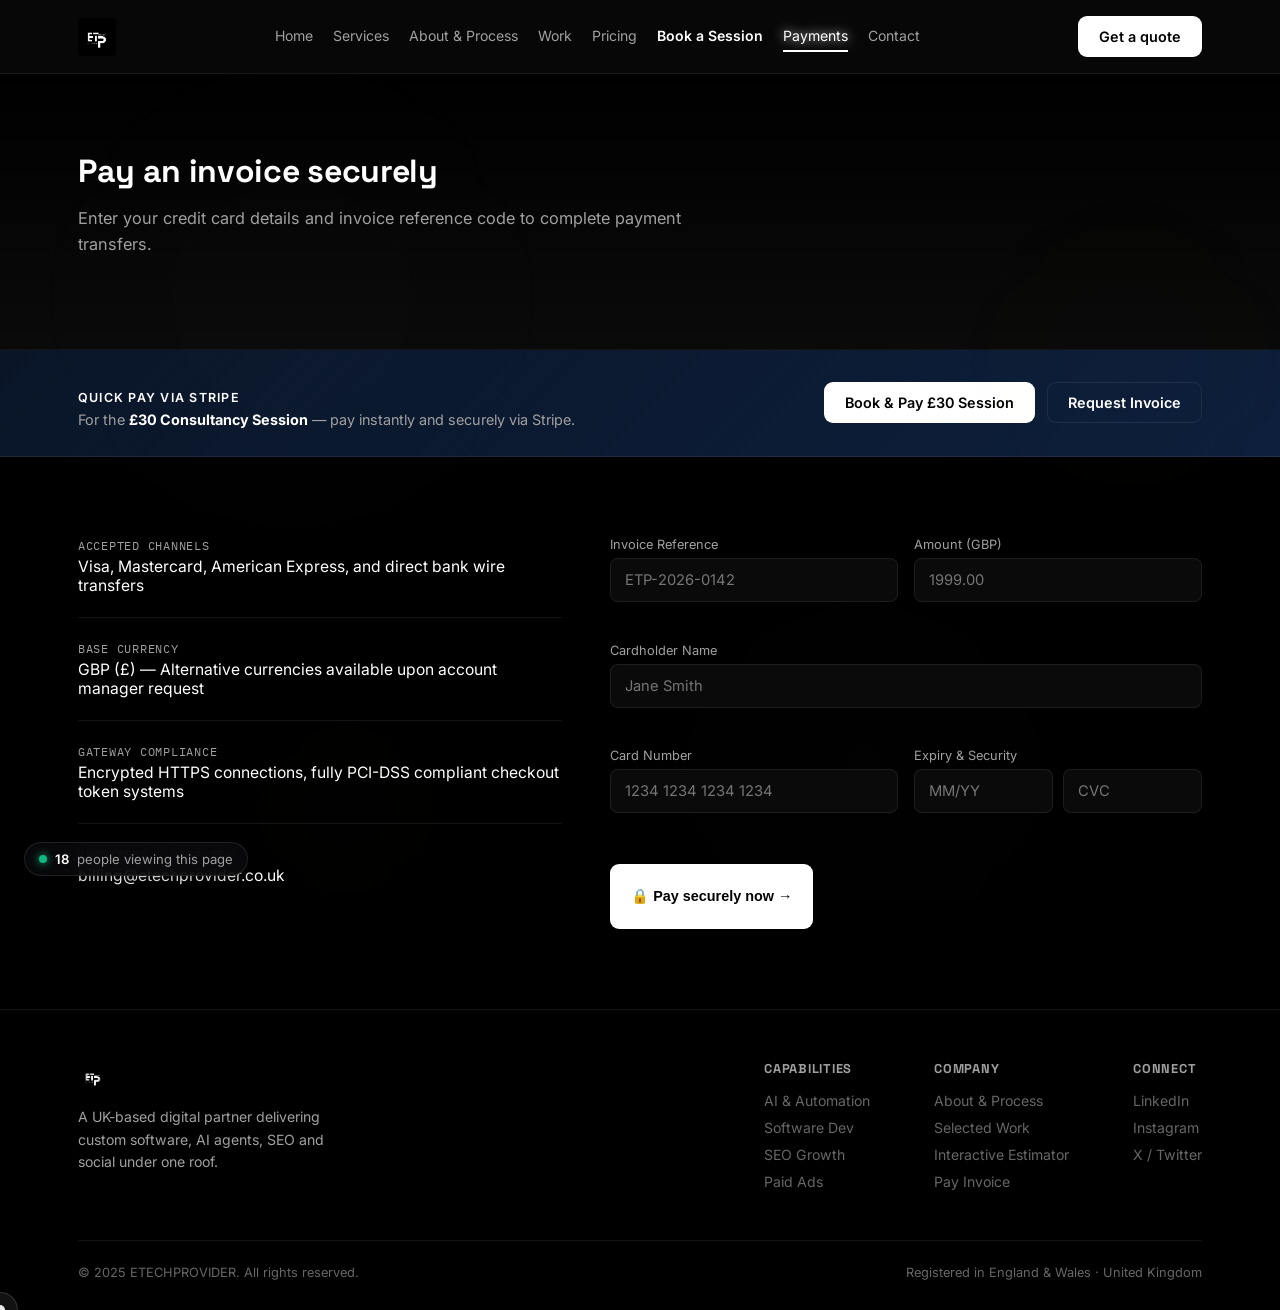
<file: payments.html>
<!DOCTYPE html>
<html lang="en">
<head>
<meta charset="UTF-8">
<meta name="viewport" content="width=device-width, initial-scale=1.0">
<title>Settle Invoice Securely — ETECHPROVIDER Payments</title>
<meta name="description" content="Pay existing ETECHPROVIDER invoices online securely using our PCI-DSS compliant simulated checkout portal.">
<link rel="preconnect" href="https://fonts.googleapis.com">
<link rel="preconnect" href="https://fonts.gstatic.com" crossorigin>
<link href="https://fonts.googleapis.com/css2?family=Space+Grotesk:wght@400;500;600;700&family=Inter:wght@400;500;600;700&family=IBM+Plex+Mono:wght@400;500;600&display=swap" rel="stylesheet">
<link rel="stylesheet" href="css/style.css">
<style>
  /* Page specific styles */
  .payments-header {
    padding: 80px 0 40px;
    background: linear-gradient(180deg, var(--ink), var(--ink-2));
    border-bottom: 1px solid var(--line);
  }
  .payments-section { padding: 80px 0; }
  .payments-grid { display: grid; grid-template-columns: 0.9fr 1.1fr; gap: 48px; }
  
  .contact-info .info-row{
    display:flex; gap:14px; margin-bottom:22px; padding-bottom:22px; border-bottom:1px solid var(--line);
  }
  .info-row .k{color:var(--muted); font-size:0.78rem; text-transform:uppercase; letter-spacing:0.06em; margin-bottom:4px;}
  .info-row .v{font-size:0.98rem;}

  @media (max-width: 900px) {
    .payments-grid { grid-template-columns: 1fr; gap: 36px; }
  }
</style>
<!-- Google tag (gtag.js) -->
<script async src="https://www.googletagmanager.com/gtag/js?id=G-SDSSC49K98"></script>
<script>
  window.dataLayer = window.dataLayer || [];
  function gtag(){dataLayer.push(arguments);}
  gtag('js', new Date());

  gtag('config', 'G-SDSSC49K98');
</script>
</head>
<body>

<div id="scrollProgress"></div>

<header>
  <nav>
    <a href="/" class="logo"><img src="DiCQNU.jpg" alt="ETECHPROVIDER Logo"></a>
    <div class="nav-links" id="navLinks">
      <a href="/">Home</a>
      <a href="services.html">Services</a>
      <a href="about.html">About &amp; Process</a>
      <a href="work.html">Work</a>
      <a href="pricing.html">Pricing</a>
      <a href="pricing.html#book-session" style="color:var(--signal);font-weight:600;">Book a Session</a>
      <a href="payments.html">Payments</a>
      <a href="contact.html">Contact</a>
    </div>
    <div style="display:flex; align-items:center; gap:14px;">
      <a href="contact.html" class="btn btn-primary nav-cta">Get a quote</a>
      <button class="menu-toggle" id="menuToggle" aria-label="Toggle menu">☰</button>
    </div>
  </nav>
</header>

<div class="payments-header">
  <div class="wrap">
    <div class="sec-head">
      <h1>Pay an invoice securely</h1>
      <p>Enter your credit card details and invoice reference code to complete payment transfers.</p>
    </div>
  </div>
</div>

<!-- Stripe Quick Pay Banner -->
<div style="background: linear-gradient(135deg, #0a1628 0%, #0d1f3c 100%); border-bottom: 1px solid var(--line); padding: 28px 0;">
  <div class="wrap">
    <div style="display:flex; align-items:center; justify-content:space-between; flex-wrap:wrap; gap:20px;">
      <div>
        <p style="color:var(--signal); font-size:0.78rem; text-transform:uppercase; letter-spacing:0.1em; font-weight:600; margin-bottom:6px;">Quick Pay via Stripe</p>
        <p style="color:var(--muted); font-size:0.9rem; margin:0;">For the <strong style="color:var(--paper);">£30 Consultancy Session</strong> — pay instantly and securely via Stripe.</p>
      </div>
      <div style="display:flex; gap:12px; flex-wrap:wrap;">
        <a href="pricing.html#book-session" class="btn btn-primary" style="white-space:nowrap;">Book &amp; Pay £30 Session</a>
        <a href="contact.html" class="btn btn-ghost" style="white-space:nowrap;">Request Invoice</a>
      </div>
    </div>
  </div>
</div>

<section class="payments-section">
  <div class="wrap">
    <div class="payments-grid">
      
      <div class="contact-info">
        <div class="info-row">
          <div><div class="k mono">ACCEPTED CHANNELS</div><div class="v">Visa, Mastercard, American Express, and direct bank wire transfers</div></div>
        </div>
        <div class="info-row">
          <div><div class="k mono">BASE CURRENCY</div><div class="v">GBP (£) — Alternative currencies available upon account manager request</div></div>
        </div>
        <div class="info-row">
          <div><div class="k mono">GATEWAY COMPLIANCE</div><div class="v">Encrypted HTTPS connections, fully PCI-DSS compliant checkout token systems</div></div>
        </div>
        <div class="info-row" style="border-bottom:none;">
          <div><div class="k mono">INQUIRIES &amp; DISPUTES</div><div class="v">billing@etechprovider.co.uk</div></div>
        </div>
      </div>

      <form id="paymentForm">
        <div class="form-row">
          <div>
            <label for="pinvoice">Invoice Reference</label>
            <input id="pinvoice" type="text" required placeholder="ETP-2026-0142">
          </div>
          <div>
            <label for="pamount">Amount (GBP)</label>
            <input id="pamount" type="number" min="1" step="0.01" required placeholder="1999.00">
          </div>
        </div>
        <div>
          <label for="pname">Cardholder Name</label>
          <input id="pname" type="text" required placeholder="Jane Smith">
        </div>
        <div class="form-row">
          <div>
            <label for="pcard">Card Number</label>
            <input id="pcard" type="text" inputmode="numeric" maxlength="19" required placeholder="1234 1234 1234 1234">
          </div>
          <div>
            <label for="pexp">Expiry &amp; Security</label>
            <div style="display:flex; gap:10px;">
              <input id="pexp" type="text" maxlength="5" required placeholder="MM/YY" style="flex:1;">
              <input id="pcvc" type="text" inputmode="numeric" maxlength="4" required placeholder="CVC" style="flex:1;">
            </div>
          </div>
        </div>
        
        <button type="submit" class="btn btn-primary" style="justify-self:start; margin-top: 10px;">🔒 Pay securely now →</button>
        <div class="form-msg" id="paymentMsg">Payment received — a receipt has been sent to your email.</div>
      </form>

    </div>
  </div>
</section>

<footer>
  <div class="wrap">
    <div class="footer-top">
      <div style="max-width:280px;">
        <a href="/" class="logo"><img src="DiCQNU.jpg" alt="ETECHPROVIDER Logo"></a>
        <p style="color:var(--muted); font-size:0.88rem; margin-top:14px; line-height:1.6;">A UK-based digital partner delivering custom software, AI agents, SEO and social under one roof.</p>
      </div>
      <div class="footer-cols">
        <div class="footer-col">
          <h4>Capabilities</h4>
          <a href="services.html#ai">AI &amp; Automation</a>
          <a href="services.html#dev">Software Dev</a>
          <a href="services.html#seo">SEO Growth</a>
          <a href="services.html#ads">Paid Ads</a>
        </div>
        <div class="footer-col">
          <h4>Company</h4>
          <a href="about.html">About &amp; Process</a>
          <a href="work.html">Selected Work</a>
          <a href="pricing.html">Interactive Estimator</a>
          <a href="payments.html">Pay Invoice</a>
        </div>
        <div class="footer-col">
          <h4>Connect</h4>
          <a href="https://www.linkedin.com/company/135216654/" target="_blank" rel="noopener">LinkedIn</a>
          <a href="https://www.instagram.com/etech_providers1620?igsh=MWtlam0weWM2czR6MQ==" target="_blank" rel="noopener">Instagram</a>
          <a href="https://twitter.com/etechprovider" target="_blank" rel="noopener">X / Twitter</a>
        </div>
      </div>
    </div>
    <div class="footer-bottom">
      <span>© 2025 ETECHPROVIDER. All rights reserved.</span>
      <span>Registered in England &amp; Wales · United Kingdom</span>
    </div>
  </div>
</footer>

<script src="js/config.js"></script>
<script src="js/main.js"></script>
<script src="js/motion.js" defer></script>
<script>
  // Luhn algorithm check
  function checkLuhn(cardNo) {
    let s = 0;
    let doubleDigit = false;
    for (let i = cardNo.length - 1; i >= 0; i--) {
      let digit = parseInt(cardNo.charAt(i));
      if (doubleDigit) {
        digit *= 2;
        if (digit > 9) digit -= 9;
      }
      s += digit;
      doubleDigit = !doubleDigit;
    }
    return (s % 10 === 0);
  }

  // Format Card numbers
  const cardInput = document.getElementById('pcard');
  cardInput.addEventListener('input', () => {
    let v = cardInput.value.replace(/\D/g,'').slice(0,16);
    cardInput.value = v.replace(/(.{4})/g,'$1 ').trim();
  });

  const expInput = document.getElementById('pexp');
  expInput.addEventListener('input', () => {
    let v = expInput.value.replace(/\D/g,'').slice(0,4);
    if(v.length >= 3) v = v.slice(0,2) + '/' + v.slice(2);
    expInput.value = v;
  });

  const payForm = document.getElementById('paymentForm');
  const paymentMsg = document.getElementById('paymentMsg');
  const payBtn = payForm.querySelector('button[type="submit"]');

  payForm.addEventListener('submit', (e) => {
    e.preventDefault();
    
    const cardNum = cardInput.value.replace(/\s+/g, '');
    const expVal = expInput.value;
    const cvcVal = document.getElementById('pcvc').value;
    
    cardInput.style.borderColor = '';
    expInput.style.borderColor = '';
    
    if (cardNum.length < 16) {
      showPaymentError("Please enter a valid 16-digit card number.", cardInput);
      return;
    }
    if (!checkLuhn(cardNum)) {
      showPaymentError("Invalid card number check. Please verify details.", cardInput);
      return;
    }
    const expParts = expVal.split('/');
    if (expParts.length !== 2 || expParts[0].length !== 2 || expParts[1].length !== 2) {
      showPaymentError("Please enter card expiry as MM/YY.", expInput);
      return;
    }
    const month = parseInt(expParts[0]);
    if (month < 1 || month > 12) {
      showPaymentError("Please enter a valid expiry month (01-12).", expInput);
      return;
    }

    // Processing state simulation
    const originalText = payBtn.innerHTML;
    payBtn.disabled = true;
    payBtn.innerHTML = `
      <svg class="spinner" viewBox="0 0 50 50" style="width:18px;height:18px;animation:spin 1s linear infinite;stroke:currentColor;stroke-width:5;fill:none;stroke-linecap:round;margin-right:8px;display:inline-block;vertical-align:middle;">
        <circle cx="25" cy="25" r="20"></circle>
      </svg> Authorising securely...`;
    
    setTimeout(() => {
      payBtn.disabled = false;
      payBtn.innerHTML = originalText;
      paymentMsg.style.display = 'flex';
      paymentMsg.style.color = 'var(--signal)';
      paymentMsg.style.background = 'var(--signal-dim)';
      paymentMsg.style.borderColor = 'var(--line)';
      paymentMsg.innerHTML = `
        <svg viewBox="0 0 24 24" width="18" height="18" fill="none" stroke="currentColor" stroke-width="2.5" stroke-linecap="round" stroke-linejoin="round" style="flex-shrink:0;margin-right:8px;vertical-align:middle;display:inline-block;">
          <rect x="3" y="11" width="18" height="11" rx="2" ry="2"></rect>
          <path d="M7 11V7a5 5 0 0 1 10 0v4"></path>
        </svg>
        <span>Secure payment of £${parseFloat(document.getElementById('pamount').value).toFixed(2)} received successfully. Reference: ETP-TX-${Math.floor(100000 + Math.random() * 900000)}</span>
      `;
      payForm.reset();
      
      setTimeout(() => {
        paymentMsg.style.opacity = '0';
        setTimeout(() => {
          paymentMsg.style.display = 'none';
          paymentMsg.style.opacity = '1';
        }, 400);
      }, 8000);
    }, 2000);
  });

  function showPaymentError(msg, element) {
    element.style.borderColor = '#ffb454';
    element.focus();
    
    paymentMsg.style.display = 'flex';
    paymentMsg.style.color = '#ffb454';
    paymentMsg.style.background = 'rgba(255, 180, 84, 0.08)';
    paymentMsg.style.borderColor = 'rgba(255, 180, 84, 0.25)';
    paymentMsg.innerHTML = `
      <svg viewBox="0 0 24 24" width="18" height="18" fill="none" stroke="currentColor" stroke-width="2.5" stroke-linecap="round" stroke-linejoin="round" style="flex-shrink:0;margin-right:8px;vertical-align:middle;display:inline-block;">
        <circle cx="12" cy="12" r="10"></circle>
        <line x1="12" y1="8" x2="12" y2="12"></line>
        <line x1="12" y1="16" x2="12.01" y2="16"></line>
      </svg>
      <span>${msg}</span>
    `;
    
    setTimeout(() => {
      paymentMsg.style.opacity = '0';
      setTimeout(() => {
        paymentMsg.style.display = 'none';
        paymentMsg.style.opacity = '1';
        paymentMsg.style.color = '';
        paymentMsg.style.background = '';
        paymentMsg.style.borderColor = '';
      }, 400);
    }, 4500);
  }
</script>
</body>
</html>
</file>
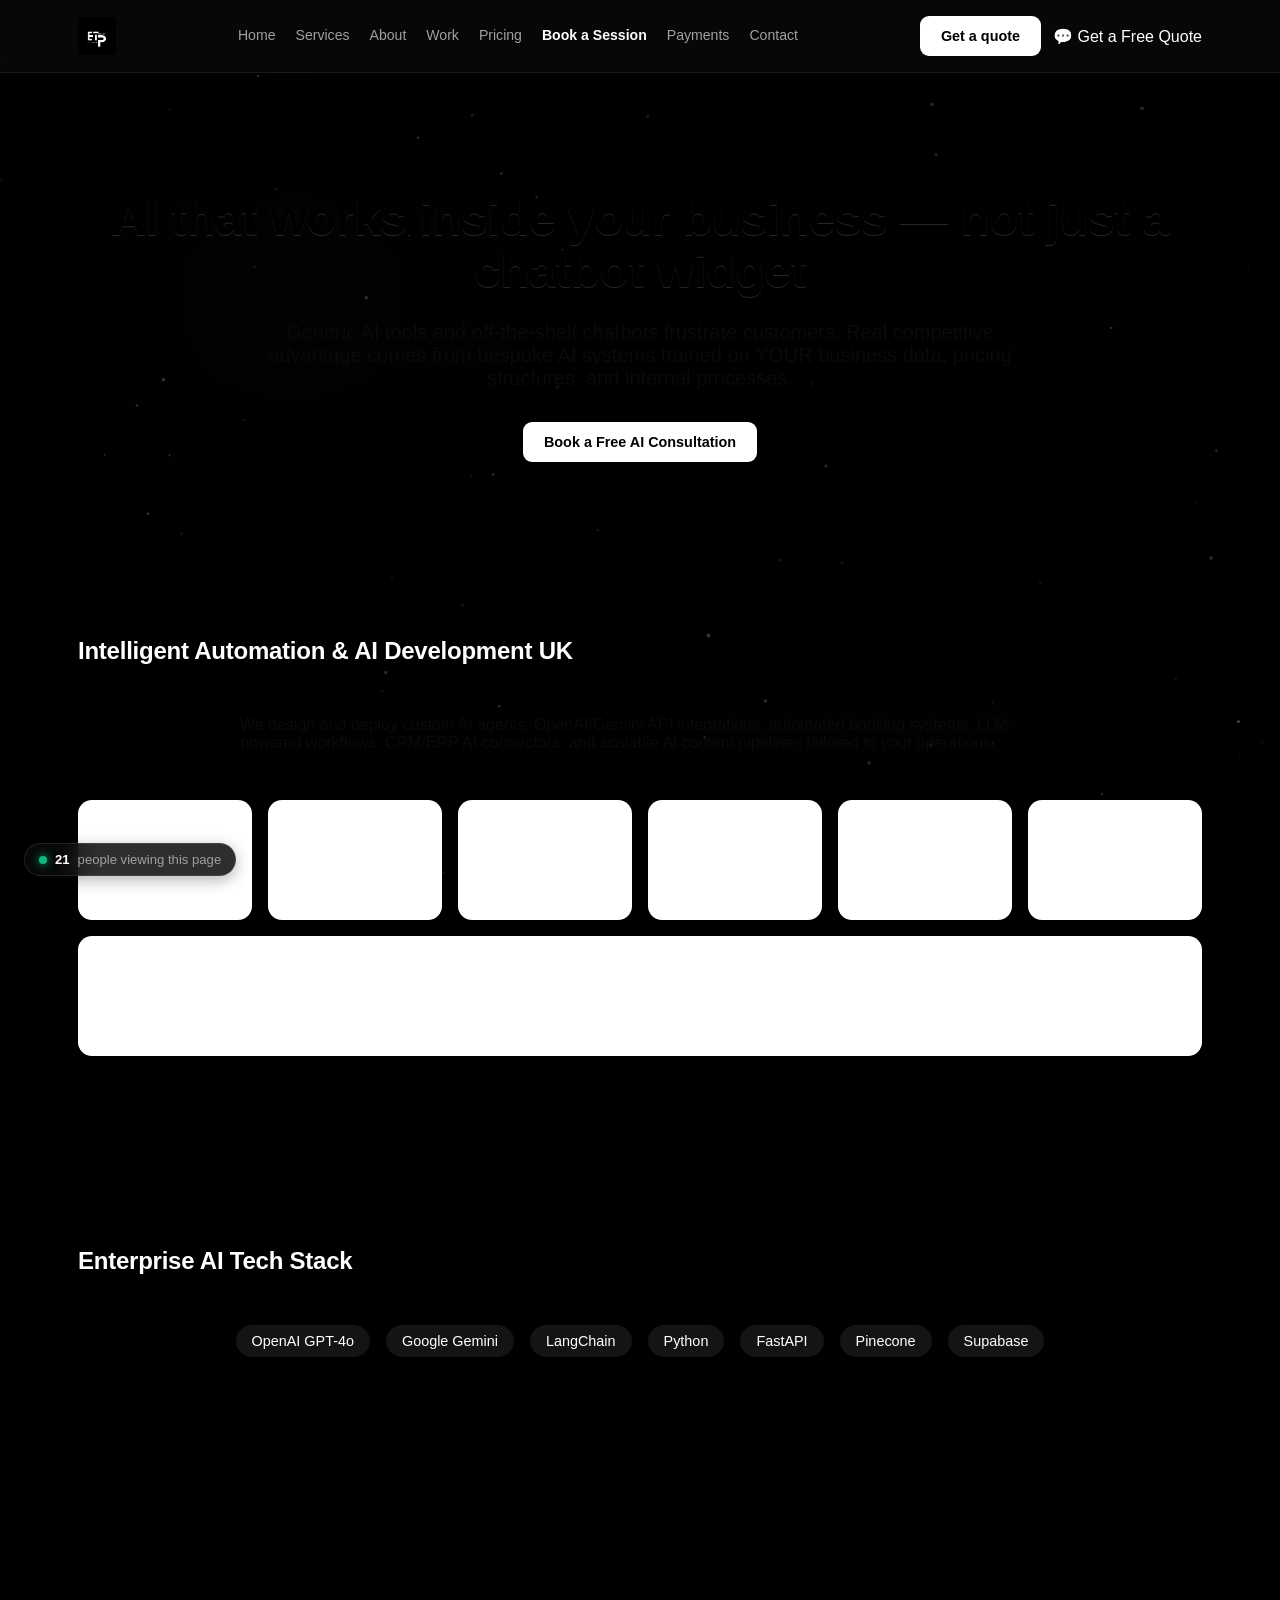
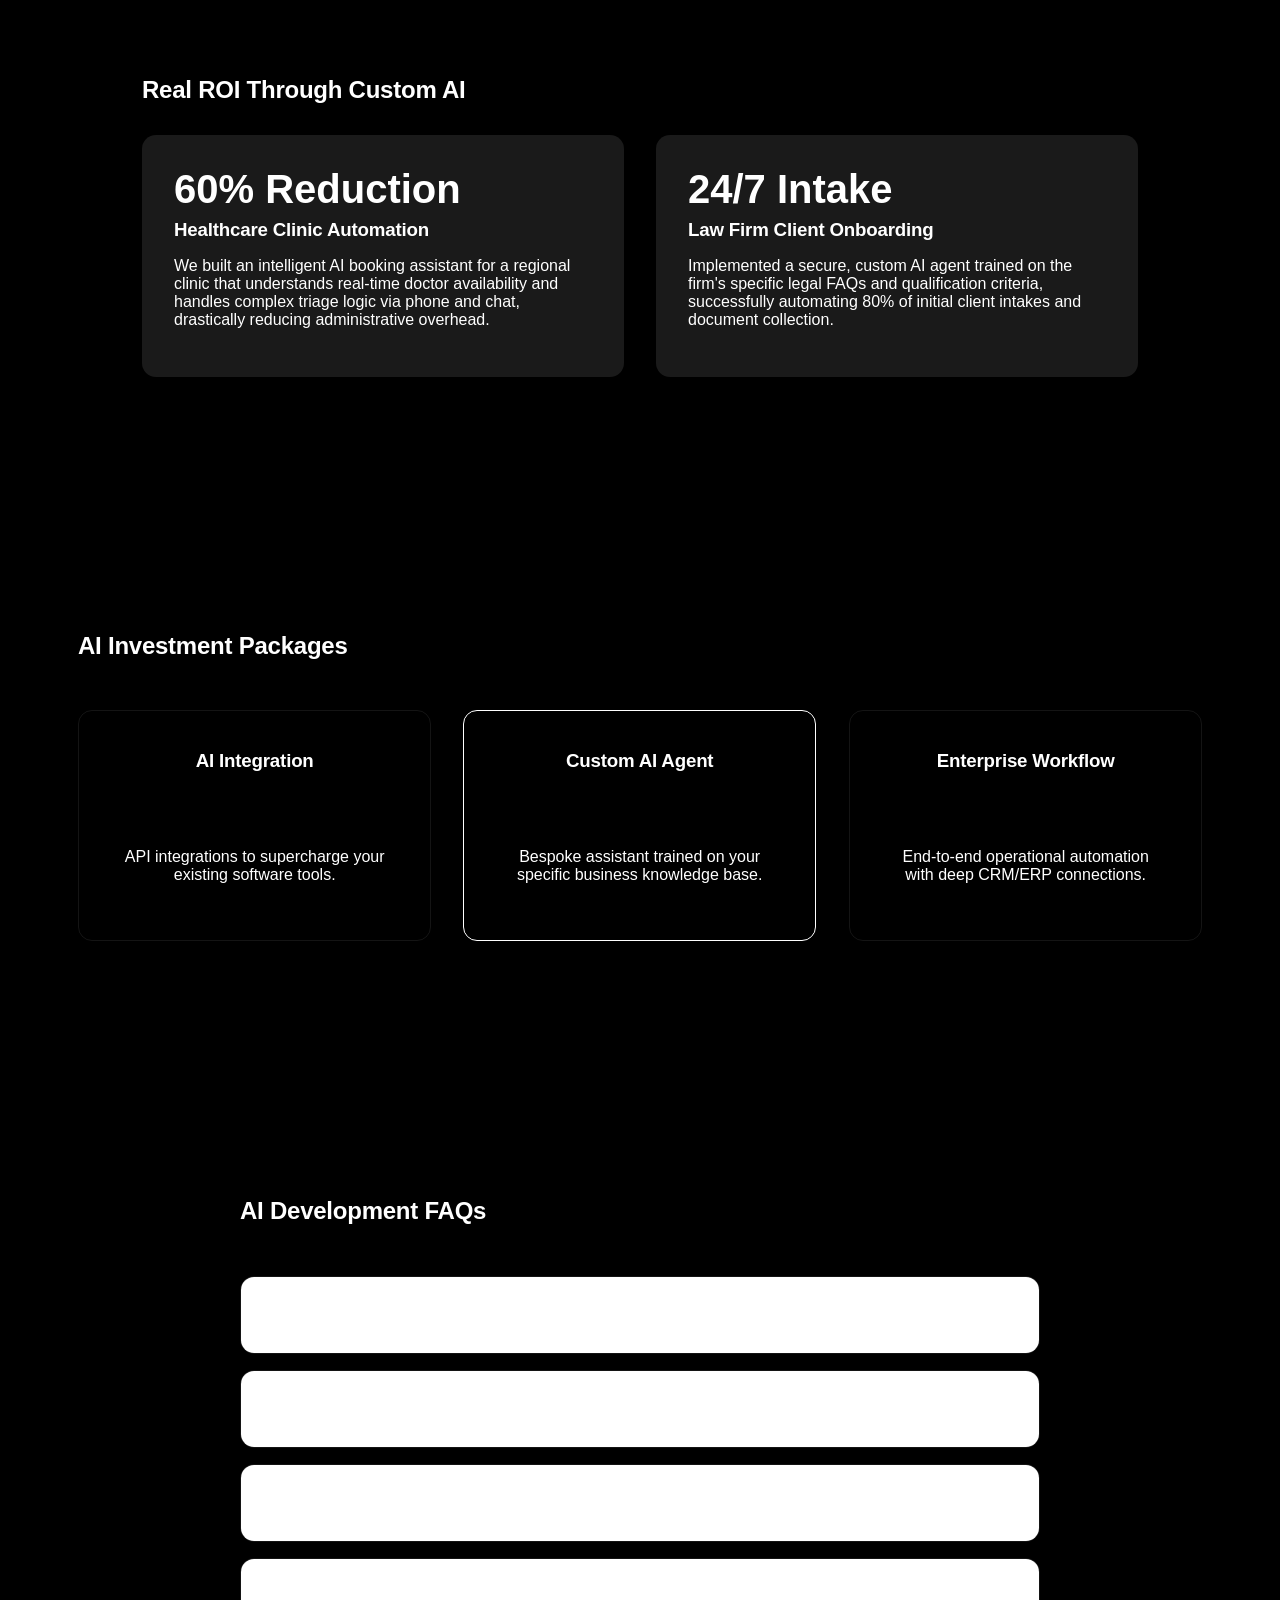
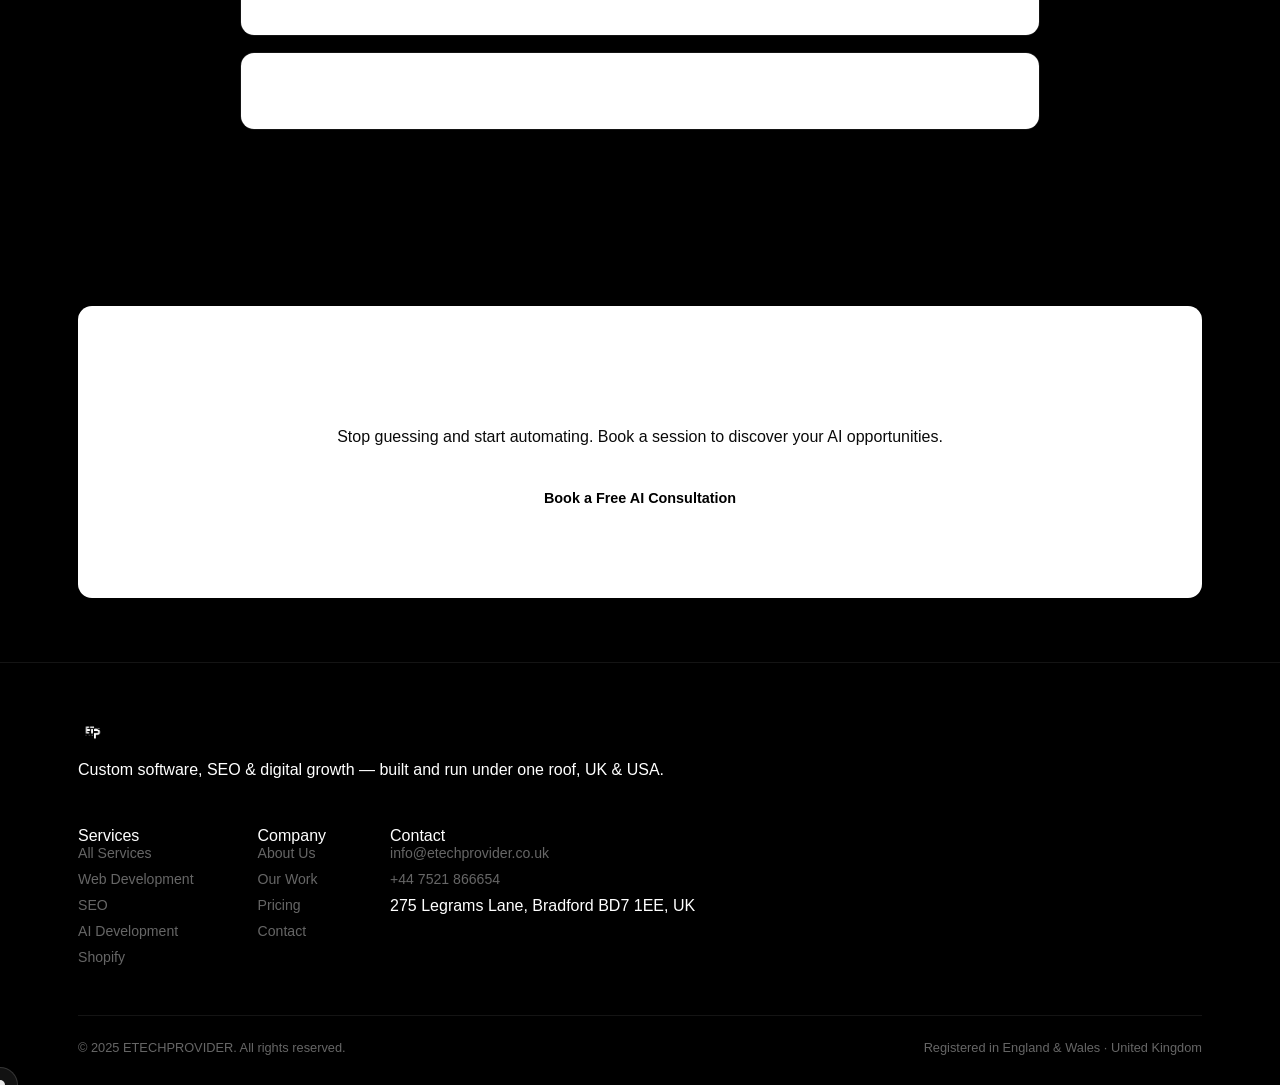
<file: services/ai-development.html>
<!DOCTYPE html>
<html lang="en">
<head>
    <meta charset="UTF-8">
    <meta name="viewport" content="width=device-width, initial-scale=1.0">
    <title>AI Development UK | Custom AI Agents, Chatbots & Automation — ETechProvider</title>
    <meta name="description" content="AI development agency UK specializing in custom AI agents, OpenAI/Gemini integrations, workflow automation, and secure corporate AI solutions.">
    <link rel="canonical" href="https://etechprovider.co.uk/services/ai-development">
    <meta property="og:title" content="AI Development UK | Custom AI Agents, Chatbots & Automation — ETechProvider">
    <meta property="og:description" content="AI that works inside your business. Transform operations with custom AI agents and workflow automations.">
    <meta property="og:url" content="https://etechprovider.co.uk/services/ai-development">
    <meta property="og:type" content="website">
    
    <link rel="stylesheet" href="../css/style.css">
    
    <style>
        .hero { padding: 120px 0 80px; text-align: center; }
        .hero h1 { font-size: 3rem; margin-bottom: 24px; color: var(--ink); }
        .hero p { font-size: 1.25rem; color: var(--ink-2); max-width: 800px; margin: 0 auto 32px; }
        
        .process-steps { display: flex; flex-wrap: wrap; gap: 16px; margin-top: 48px; justify-content: center; }
        .step { flex: 1; min-width: 150px; background: var(--paper); padding: 24px 16px; border-radius: var(--radius); border: 1px solid var(--line); text-align: center; }
        .step-num { width: 40px; height: 40px; background: var(--signal); color: white; border-radius: 50%; display: flex; align-items: center; justify-content: center; font-size: 1.2rem; font-weight: bold; margin: 0 auto 12px; }
        
        .tech-stack { display: flex; flex-wrap: wrap; gap: 16px; justify-content: center; margin-top: 24px; }
        .tech-badge { background: var(--line); padding: 8px 16px; border-radius: 100px; font-weight: 500; font-size: 0.9rem; }
        
        .case-study { background: var(--ink); color: white; padding: 64px; border-radius: var(--radius); margin-top: 64px; }
        .proof-grid { display: grid; grid-template-columns: 1fr 1fr; gap: 32px; margin-top: 32px; }
        .proof-card { background: rgba(255,255,255,0.1); padding: 32px; border-radius: var(--radius); }
        .proof-metric { font-size: 2.5rem; color: var(--signal); font-weight: bold; margin-bottom: 8px; }
        
        .pricing-grid { display: grid; grid-template-columns: repeat(auto-fit, minmax(300px, 1fr)); gap: 32px; margin-top: 48px; }
        .price-card { border: 1px solid var(--line); border-radius: var(--radius); padding: 40px; text-align: center; }
        .price { font-size: 2.5rem; font-weight: bold; margin: 16px 0; color: var(--ink); }
        
        .faq-section { max-width: 800px; margin: 64px auto; }
        details { margin-bottom: 16px; border: 1px solid var(--line); border-radius: var(--radius); overflow: hidden; }
        summary { padding: 24px; font-weight: 600; cursor: pointer; background: var(--paper); display: flex; justify-content: space-between; align-items: center; }
        summary::after { content: '+'; font-size: 1.5rem; }
        details[open] summary::after { content: '-'; }
        .faq-content { padding: 24px; border-top: 1px solid var(--line); background: var(--paper); color: var(--ink-2); }
        
        .cta-section { text-align: center; padding: 80px 0; background: var(--paper); border-radius: var(--radius); margin: 64px 0; }
        
        @media (max-width: 768px) {
            .proof-grid { grid-template-columns: 1fr; }
        }
    </style>

    <script type="application/ld+json">
    {
      "@context": "https://schema.org",
      "@type": "BreadcrumbList",
      "itemListElement": [{
        "@type": "ListItem",
        "position": 1,
        "name": "Home",
        "item": "https://etechprovider.co.uk/"
      },{
        "@type": "ListItem",
        "position": 2,
        "name": "Services",
        "item": "https://etechprovider.co.uk/services/"
      },{
        "@type": "ListItem",
        "position": 3,
        "name": "AI Development"
      }]
    }
    </script>

    <script type="application/ld+json">
    {
      "@context": "https://schema.org",
      "@type": "FAQPage",
      "mainEntity": [
        {
          "@type": "Question",
          "name": "What exactly is a custom AI agent?",
          "acceptedAnswer": {
            "@type": "Answer",
            "text": "Unlike basic chatbots, a custom AI agent is powered by large language models (like GPT-4) connected directly to your business databases. It understands your context and can execute real tasks autonomously."
          }
        },
        {
          "@type": "Question",
          "name": "Will AI replace my staff?",
          "acceptedAnswer": {
            "@type": "Answer",
            "text": "No, our AI solutions are designed to augment your team, not replace them. We automate repetitive administrative tasks so your staff can focus on high-value, creative, and strategic work."
          }
        },
        {
          "@type": "Question",
          "name": "How is our company data kept secure?",
          "acceptedAnswer": {
            "@type": "Answer",
            "text": "We build enterprise-grade pipelines using secure vector databases (like Pinecone) and API configurations with zero-data-retention policies from providers like OpenAI, meaning your data is never used to train public models."
          }
        },
        {
          "@type": "Question",
          "name": "How long does it take to deploy an AI solution?",
          "acceptedAnswer": {
            "@type": "Answer",
            "text": "Simple AI integrations can be deployed in 2-3 weeks. Complex, custom-trained AI agents deeply integrated into your ERP or CRM typically take 6-10 weeks."
          }
        },
        {
          "@type": "Question",
          "name": "Can the AI integrate with our existing CRM?",
          "acceptedAnswer": {
            "@type": "Answer",
            "text": "Yes, we specialize in building intelligent middleware using Node.js and Python that securely connects modern LLMs with legacy systems, CRMs (HubSpot, Salesforce), and ERP platforms."
          }
        }
      ]
    }
    </script>
<!-- Google tag (gtag.js) -->
<script async src="https://www.googletagmanager.com/gtag/js?id=G-SDSSC49K98"></script>
<script>
  window.dataLayer = window.dataLayer || [];
  function gtag(){dataLayer.push(arguments);}
  gtag('js', new Date());

  gtag('config', 'G-SDSSC49K98');
</script>
</head>
<body>

<header>
  <nav>
    <a href="/" class="logo"><img src="../DiCQNU.jpg" alt="ETechProvider Logo"></a>
    <div class="nav-links" id="navLinks">
      <a href="/">Home</a>
      <a href="../services.html">Services</a>
      <a href="../about.html">About</a>
      <a href="../work.html">Work</a>
      <a href="../pricing.html">Pricing</a>
      <a href="../pricing.html#book-session" style="color:var(--signal);font-weight:600;">Book a Session</a>
      <a href="../payments.html">Payments</a>
      <a href="../contact.html">Contact</a>
    </div>
    <div class="nav-right">
      <a href="../contact.html" class="btn btn-primary nav-cta">Get a quote</a>
      <button class="menu-toggle" id="menuToggle" aria-label="Toggle menu" aria-expanded="false">&#9776;</button>
      <a href="../contact.html" class="nav-mobile-cta">&#128172; Get a Free Quote</a>
    </div>
  </nav>
</header>

<main>
    <section class="section-pad hero">
        <div class="wrap">
            <h1>AI that works inside your business — not just a chatbot widget</h1>
            <p>Generic AI tools and off-the-shelf chatbots frustrate customers. Real competitive advantage comes from bespoke AI systems trained on YOUR business data, pricing structures, and internal processes.</p>
            <a href="#consultation" class="btn btn-primary">Book a Free AI Consultation</a>
        </div>
    </section>

    <section class="section-pad">
        <div class="wrap">
            <h2 class="sec-head text-center">Intelligent Automation & AI Development UK</h2>
            <p class="text-center" style="max-width:800px; margin:0 auto; color:var(--ink-2);">We design and deploy custom AI agents, OpenAI/Gemini API integrations, automated booking systems, LLM-powered workflows, CRM/ERP AI connectors, and scalable AI content pipelines tailored to your operations.</p>
            
            <div class="process-steps">
                <div class="step"><div class="step-num">1</div><div style="font-weight:600">Requirements</div></div>
                <div class="step"><div class="step-num">2</div><div style="font-weight:600">Data Audit</div></div>
                <div class="step"><div class="step-num">3</div><div style="font-weight:600">Model Selection</div></div>
                <div class="step"><div class="step-num">4</div><div style="font-weight:600">Build</div></div>
                <div class="step"><div class="step-num">5</div><div style="font-weight:600">Test</div></div>
                <div class="step"><div class="step-num">6</div><div style="font-weight:600">Deploy</div></div>
                <div class="step"><div class="step-num">7</div><div style="font-weight:600">Monitor</div></div>
            </div>
        </div>
    </section>
    
    <section class="section-pad">
        <div class="wrap text-center">
            <h2 class="sec-head">Enterprise AI Tech Stack</h2>
            <div class="tech-stack">
                <span class="tech-badge">OpenAI GPT-4o</span>
                <span class="tech-badge">Google Gemini</span>
                <span class="tech-badge">LangChain</span>
                <span class="tech-badge">Python</span>
                <span class="tech-badge">FastAPI</span>
                <span class="tech-badge">Pinecone</span>
                <span class="tech-badge">Supabase</span>
            </div>
        </div>
    </section>

    <section class="section-pad">
        <div class="wrap">
            <div class="case-study">
                <h2 class="text-center">Real ROI Through Custom AI</h2>
                <div class="proof-grid">
                    <div class="proof-card">
                        <div class="proof-metric">60% Reduction</div>
                        <h3>Healthcare Clinic Automation</h3>
                        <p>We built an intelligent AI booking assistant for a regional clinic that understands real-time doctor availability and handles complex triage logic via phone and chat, drastically reducing administrative overhead.</p>
                    </div>
                    <div class="proof-card">
                        <div class="proof-metric">24/7 Intake</div>
                        <h3>Law Firm Client Onboarding</h3>
                        <p>Implemented a secure, custom AI agent trained on the firm's specific legal FAQs and qualification criteria, successfully automating 80% of initial client intakes and document collection.</p>
                    </div>
                </div>
            </div>
        </div>
    </section>

    <section class="section-pad">
        <div class="wrap">
            <h2 class="sec-head text-center">AI Investment Packages</h2>
            <div class="pricing-grid">
                <div class="price-card">
                    <h3>AI Integration</h3>
                    <div class="price">From £1,299</div>
                    <p>API integrations to supercharge your existing software tools.</p>
                </div>
                <div class="price-card" style="border-color:var(--signal); box-shadow: 0 10px 30px rgba(0,0,0,0.1);">
                    <h3>Custom AI Agent</h3>
                    <div class="price">From £2,499</div>
                    <p>Bespoke assistant trained on your specific business knowledge base.</p>
                </div>
                <div class="price-card">
                    <h3>Enterprise Workflow</h3>
                    <div class="price">From £5,999</div>
                    <p>End-to-end operational automation with deep CRM/ERP connections.</p>
                </div>
            </div>
        </div>
    </section>

    <section class="section-pad faq-section">
        <h2 class="sec-head text-center">AI Development FAQs</h2>
        
        <details>
            <summary>What is a custom AI agent?</summary>
            <div class="faq-content">Unlike basic chatbots, a custom AI agent is powered by large language models (like GPT-4) connected directly to your business databases. It understands your context and can execute real tasks autonomously.</div>
        </details>
        <details>
            <summary>Can AI replace my staff?</summary>
            <div class="faq-content">No, our AI solutions are designed to augment your team, not replace them. We automate repetitive administrative tasks so your staff can focus on high-value, creative, and strategic work.</div>
        </details>
        <details>
            <summary>How is data kept secure?</summary>
            <div class="faq-content">We build enterprise-grade pipelines using secure vector databases and API configurations with zero-data-retention policies, meaning your data is never used to train public models.</div>
        </details>
        <details>
            <summary>How long does a build take?</summary>
            <div class="faq-content">Simple AI integrations can be deployed in 2-3 weeks. Complex, custom-trained AI agents deeply integrated into your ERP or CRM typically take 6-10 weeks.</div>
        </details>
        <details>
            <summary>Can it integrate with my CRM?</summary>
            <div class="faq-content">Yes, we specialize in building intelligent middleware that securely connects modern LLMs with legacy systems, CRMs, and ERP platforms.</div>
        </details>
    </section>

    <section class="wrap">
        <div class="cta-section" id="consultation">
            <h2>Ready to weaponize AI for your business?</h2>
            <p style="margin-bottom:32px; color:var(--ink-2);">Stop guessing and start automating. Book a session to discover your AI opportunities.</p>
            <a href="../contact.html" class="btn btn-primary">Book a Free AI Consultation</a>
        </div>
    </section>
</main>

<footer>
  <div class="wrap">
    <div class="footer-top">
      <div class="footer-brand">
        <a href="/" class="logo"><img src="../DiCQNU.jpg" alt="ETechProvider"></a>
        <p>Custom software, SEO &amp; digital growth — built and run under one roof, UK &amp; USA.</p>
      </div>
      <div class="footer-cols">
        <div class="footer-col">
          <div class="col-head">Services</div>
          <a href="../services.html">All Services</a>
          <a href="../services/web-development.html">Web Development</a>
          <a href="../services/seo.html">SEO</a>
          <a href="../services/ai-development.html">AI Development</a>
          <a href="../services/shopify-development.html">Shopify</a>
        </div>
        <div class="footer-col">
          <div class="col-head">Company</div>
          <a href="../about.html">About Us</a>
          <a href="../work.html">Our Work</a>
          <a href="../pricing.html">Pricing</a>
          <a href="../contact.html">Contact</a>
        </div>
        <div class="footer-col">
          <div class="col-head">Contact</div>
          <a href="mailto:info@etechprovider.co.uk">info@etechprovider.co.uk</a>
          <a href="tel:+447521866654">+44 7521 866654</a>
          <span>275 Legrams Lane, Bradford BD7 1EE, UK</span>
        </div>
      </div>
    </div>
    <div class="footer-bottom">
      <span>© 2025 ETECHPROVIDER. All rights reserved.</span>
      <span>Registered in England &amp; Wales · United Kingdom</span>
    </div>
  </div>
</footer>

<script src="../js/config.js"></script>
<script src="../js/motion.js"></script>
<script src="../js/main.js"></script>
</body>
</html>
</file>
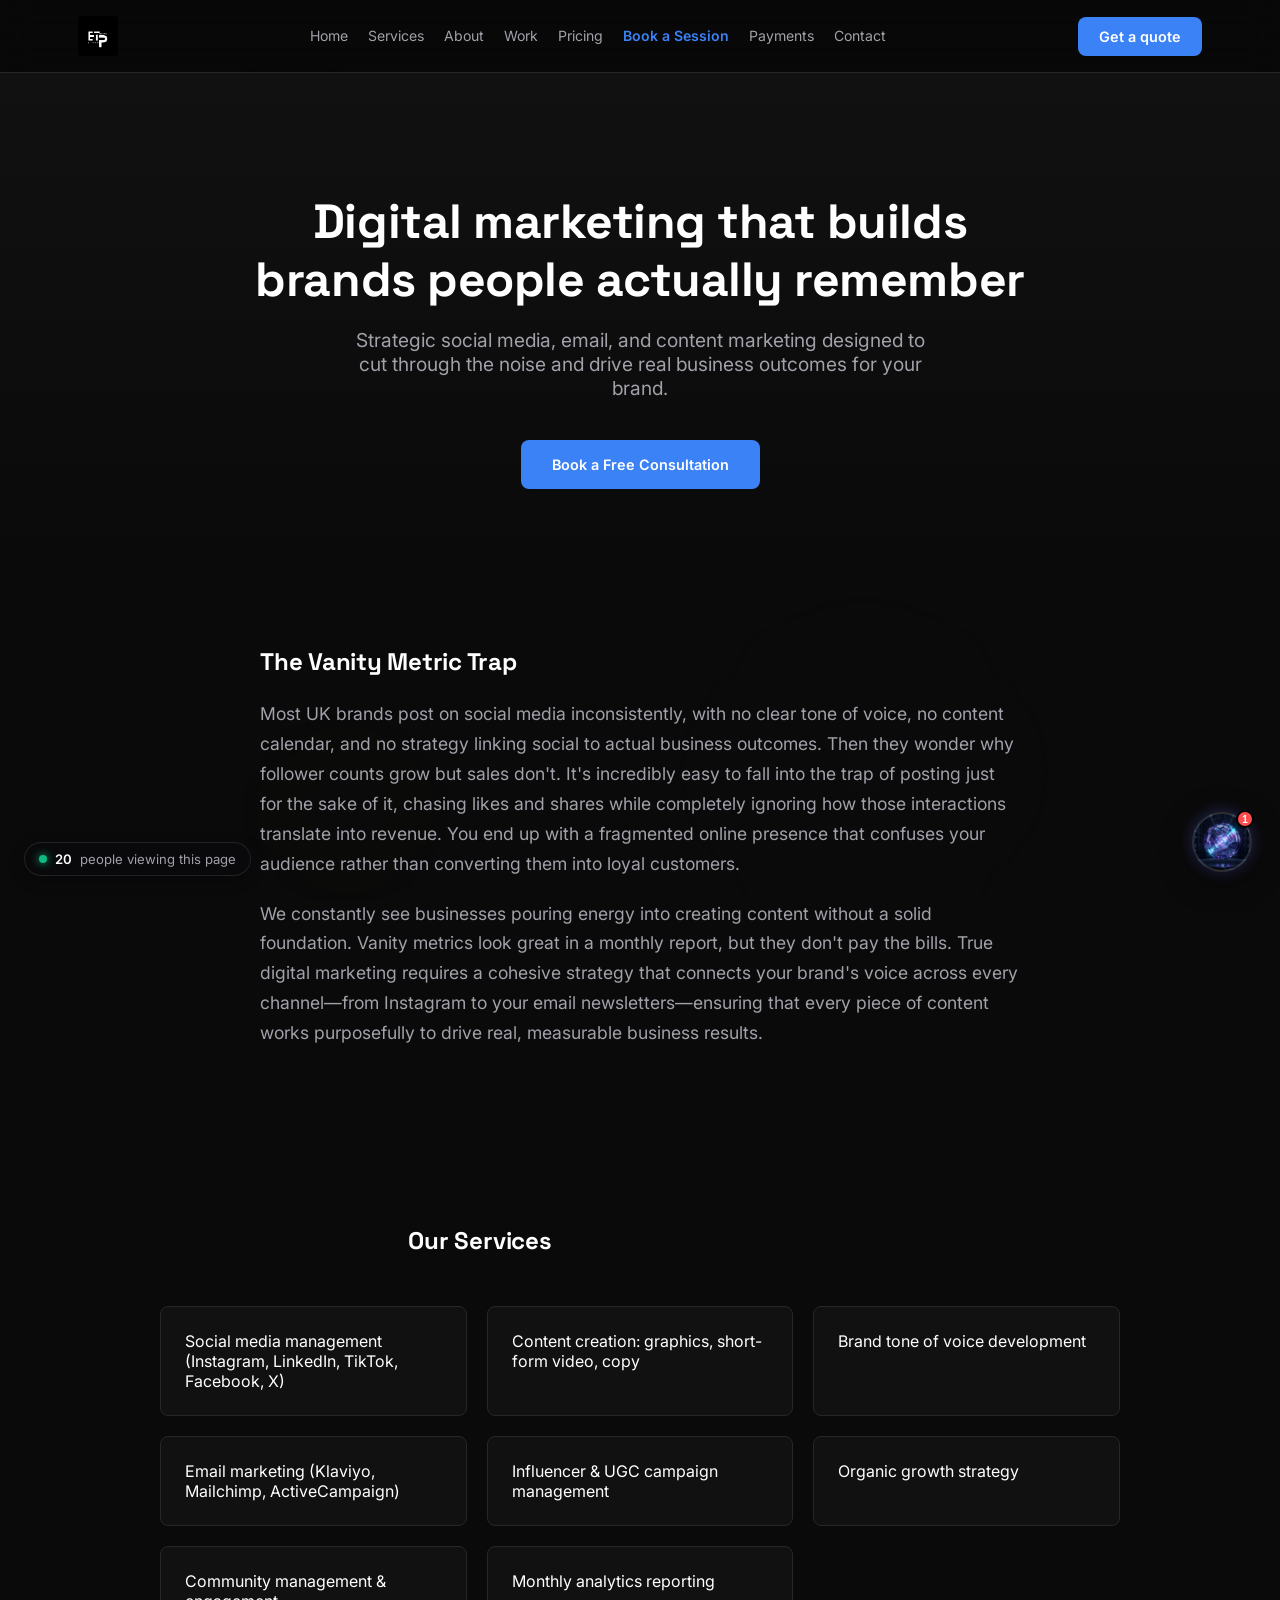
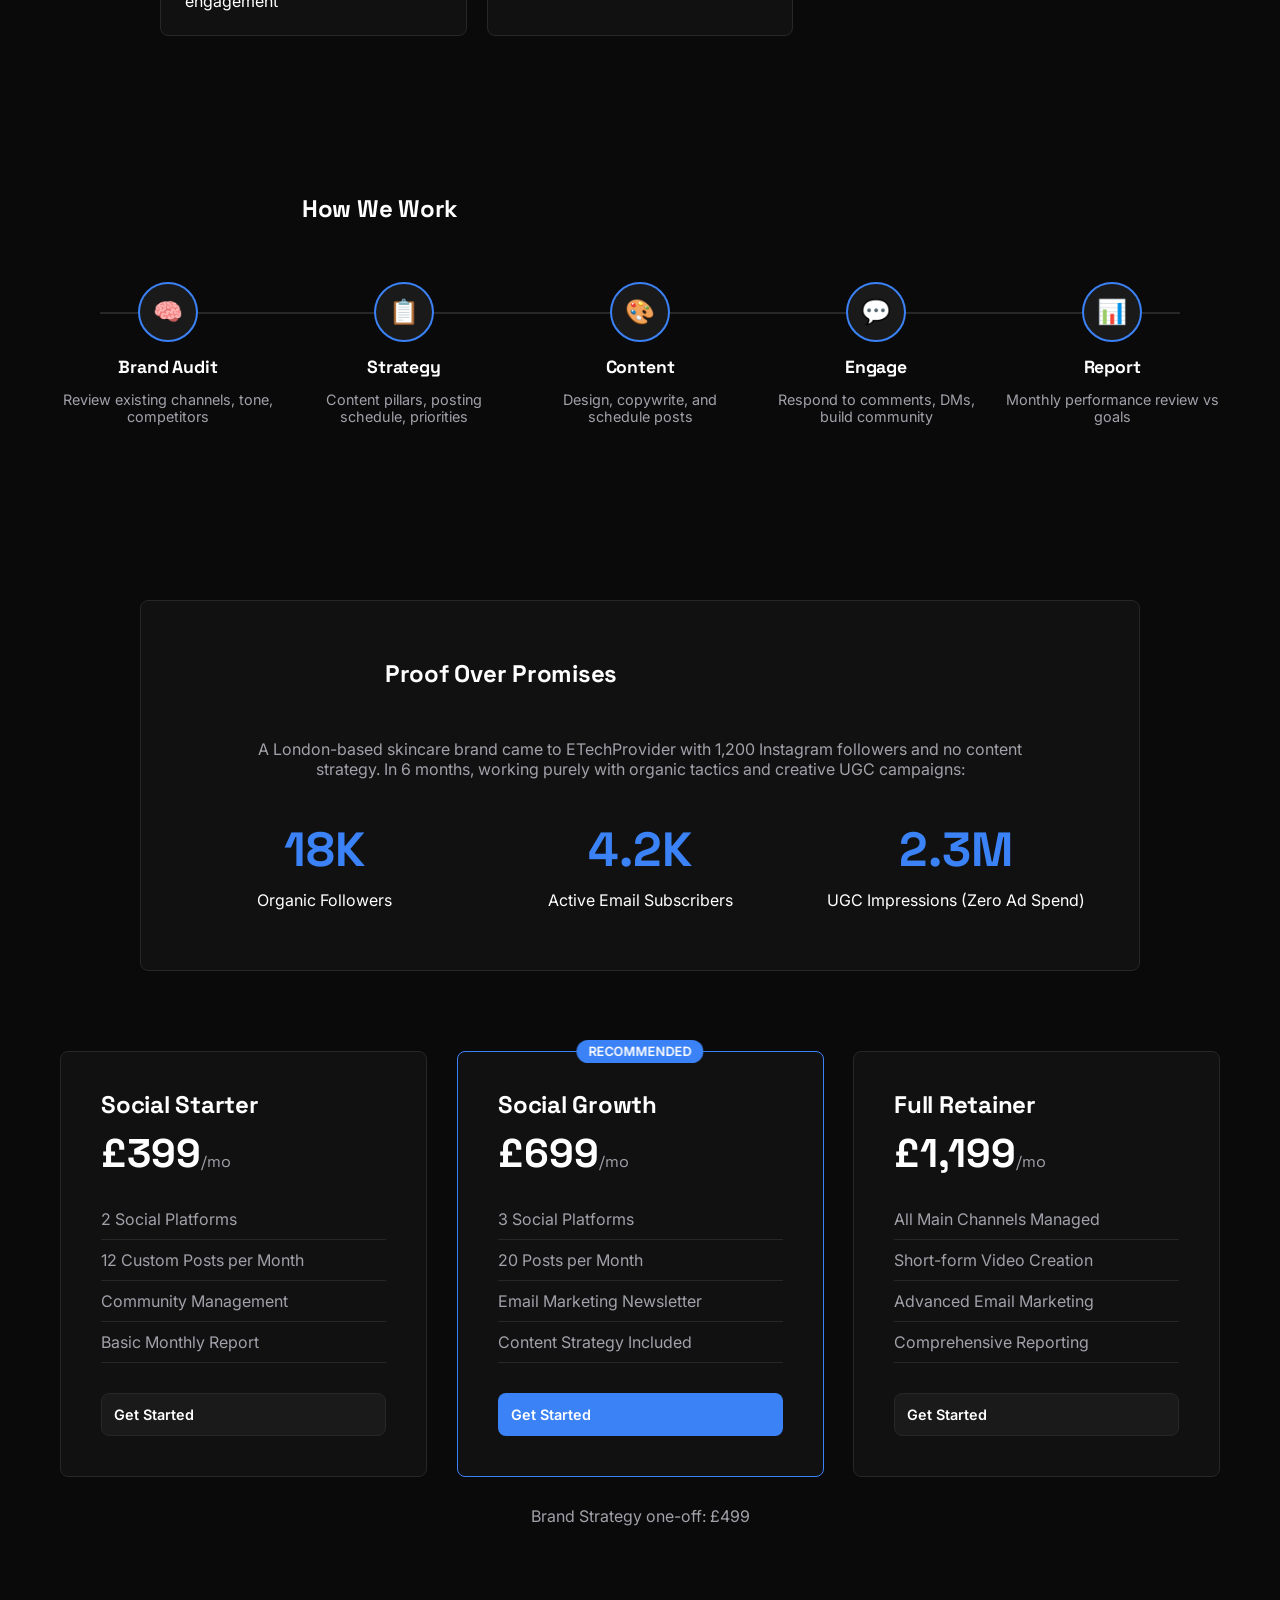
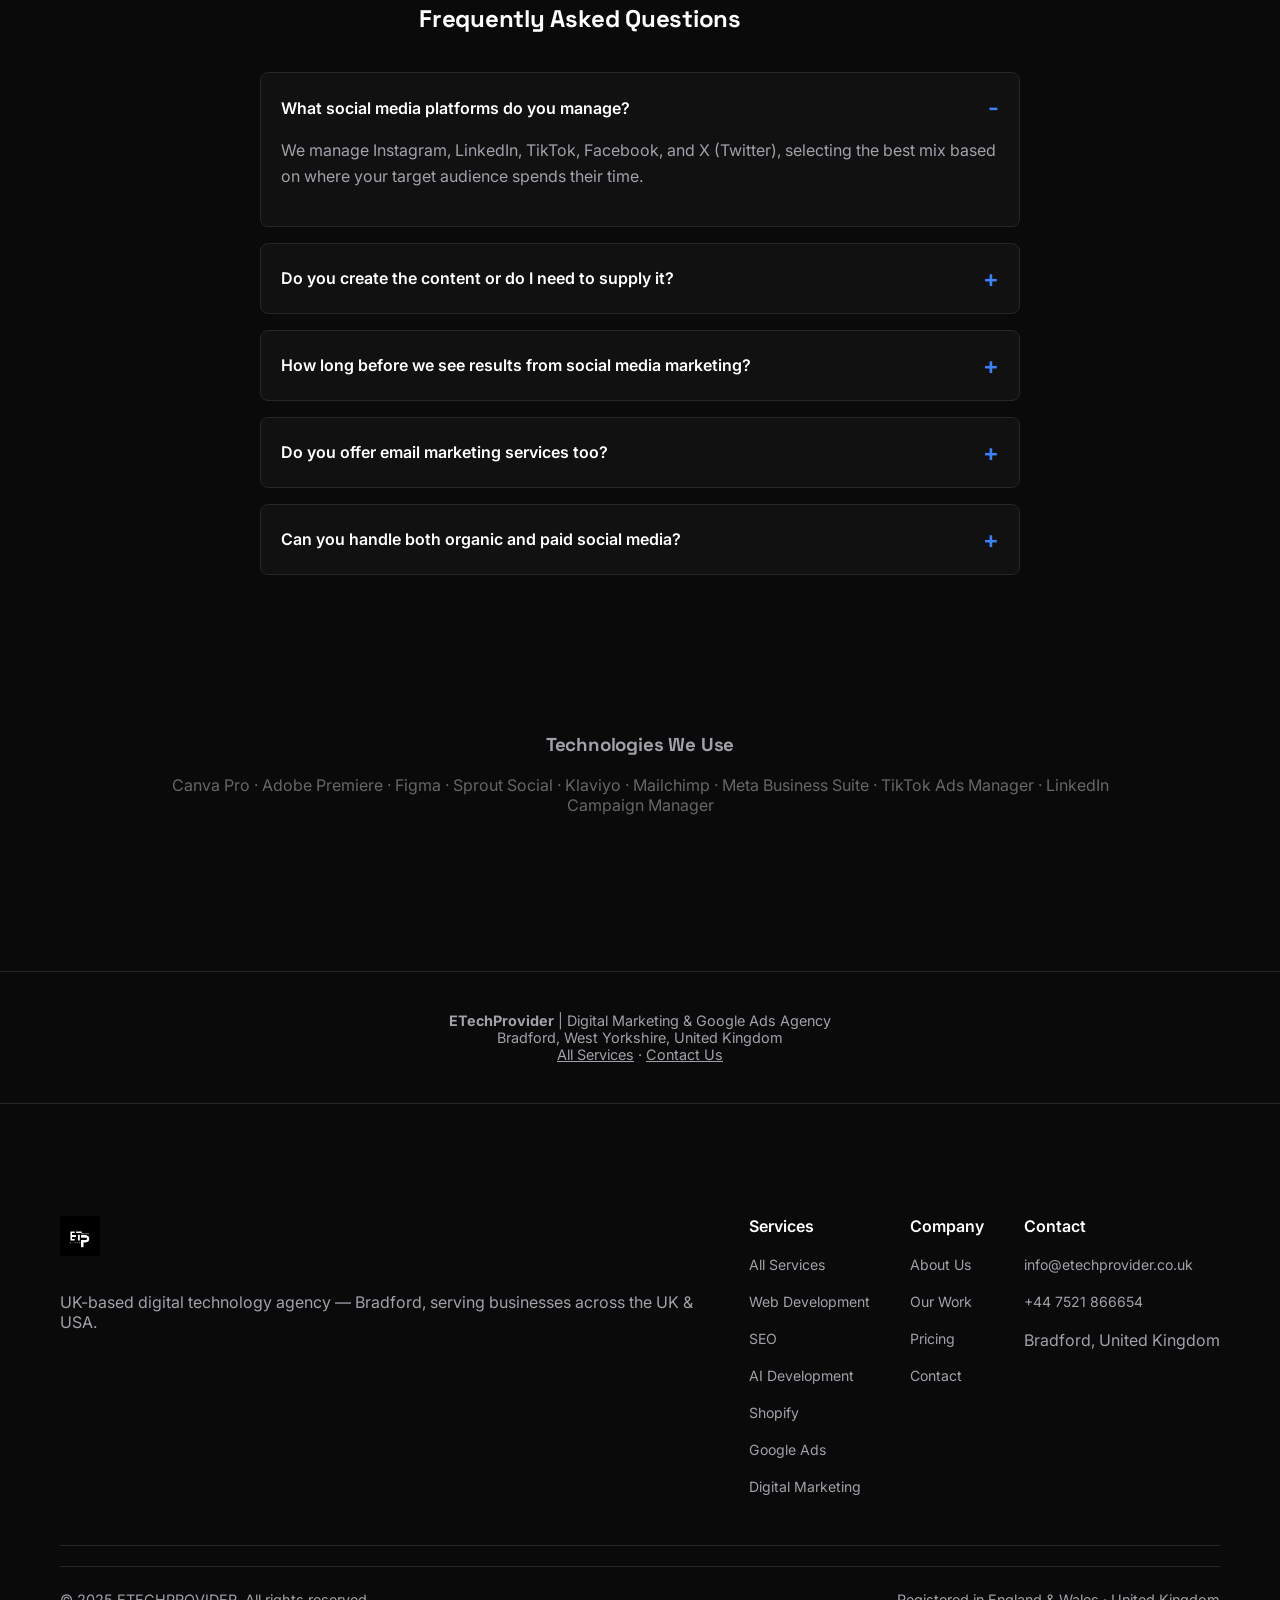
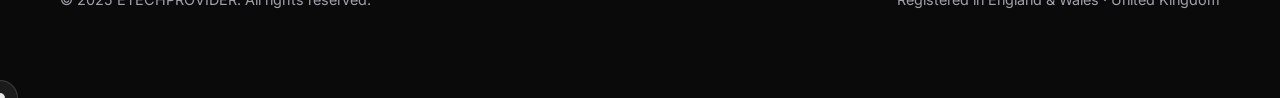
<file: services/digital-marketing.html>
<!DOCTYPE html>
<html lang="en">
<head>
<meta charset="UTF-8">
<meta name="viewport" content="width=device-width, initial-scale=1.0">
<title>Digital Marketing Agency UK | Social Media, Email & Content — ETechProvider</title>
<meta name="description" content="ETechProvider is a full-service digital marketing agency in Bradford, UK. We build brands people remember through social media, content, and email marketing.">
<meta name="robots" content="index, follow">
<link rel="canonical" href="https://etechprovider.co.uk/services/digital-marketing">
<meta property="og:type" content="website">
<meta property="og:url" content="https://etechprovider.co.uk/services/digital-marketing">
<meta property="og:title" content="Digital Marketing Agency UK | Social Media, Email & Content — ETechProvider">
<meta property="og:description" content="ETechProvider is a full-service digital marketing agency in Bradford, UK. We build brands people remember through social media, content, and email marketing.">
<meta property="og:image" content="https://etechprovider.co.uk/img/fintech-dashboard.png">
<meta property="og:site_name" content="ETechProvider">
<meta property="og:locale" content="en_GB">
<meta name="twitter:card" content="summary_large_image">
<meta name="twitter:url" content="https://etechprovider.co.uk/services/digital-marketing">
<meta name="twitter:title" content="Digital Marketing Agency UK | Social Media, Email & Content — ETechProvider">
<meta name="twitter:description" content="ETechProvider is a full-service digital marketing agency in Bradford, UK. We build brands people remember through social media, content, and email marketing.">
<meta name="twitter:image" content="https://etechprovider.co.uk/img/fintech-dashboard.png">
<!-- Styles -->
<link rel="stylesheet" href="../css/style.css">

<!-- BreadcrumbList Schema -->
<script type="application/ld+json">
{
  "@context": "https://schema.org",
  "@type": "BreadcrumbList",
  "itemListElement": [
    {"@type": "ListItem", "position": 1, "name": "Home", "item": "https://etechprovider.co.uk/"},
    {"@type": "ListItem", "position": 2, "name": "Services", "item": "https://etechprovider.co.uk/services"},
    {"@type": "ListItem", "position": 3, "name": "Digital Marketing", "item": "https://etechprovider.co.uk/services/digital-marketing"}
  ]
}
</script>
<!-- FAQPage Schema -->
<script type="application/ld+json">
{
  "@context": "https://schema.org",
  "@type": "FAQPage",
  "mainEntity": [
    {
      "@type": "Question",
      "name": "What social media platforms do you manage?",
      "acceptedAnswer": {
        "@type": "Answer",
        "text": "We manage Instagram, LinkedIn, TikTok, Facebook, and X (Twitter), selecting the best mix based on where your target audience spends their time."
      }
    },
    {
      "@type": "Question",
      "name": "Do you create the content or do I need to supply it?",
      "acceptedAnswer": {
        "@type": "Answer",
        "text": "We handle full end-to-end content creation, including graphics, short-form video editing, and copywriting. You can supply raw assets, or we can produce them for you."
      }
    },
    {
      "@type": "Question",
      "name": "How long before we see results from social media marketing?",
      "acceptedAnswer": {
        "@type": "Answer",
        "text": "While engagement often improves within the first month, true organic growth and lead generation usually require 3-6 months of consistent, high-quality strategy and execution."
      }
    },
    {
      "@type": "Question",
      "name": "Do you offer email marketing services too?",
      "acceptedAnswer": {
        "@type": "Answer",
        "text": "Yes, we integrate platforms like Klaviyo, Mailchimp, and ActiveCampaign into our broader digital marketing strategy, creating automated flows and regular newsletter campaigns."
      }
    },
    {
      "@type": "Question",
      "name": "Can you handle both organic and paid social media?",
      "acceptedAnswer": {
        "@type": "Answer",
        "text": "Yes! We run cohesive campaigns that combine organic community building with targeted paid social advertising across Meta, TikTok, and LinkedIn."
      }
    }
  ]
}
</script>
<!-- GEO meta tags -->
<meta name="geo.region" content="GB-BRD">
<meta name="geo.placename" content="Bradford, West Yorkshire, UK">
<meta name="geo.position" content="53.7950;-1.7590">
<meta name="ICBM" content="53.7950, -1.7590">
<link rel="stylesheet" href="../css/style.css">
<link rel="preconnect" href="https://fonts.googleapis.com">
<link href="https://fonts.googleapis.com/css2?family=Space+Grotesk:wght@400;500;600;700;800&family=Inter:wght@400;500;600&family=IBM+Plex+Mono:wght@400;500&display=swap" rel="stylesheet">
<style>
  :root {
    --ink: #0a0a0a;
    --ink-2: #111111;
    --ink-3: #1a1a1a;
    --paper: #ffffff;
    --muted: #a1a1aa;
    --signal: #3b82f6;
    --line: #27272a;
    --amber: #f59e0b;
    --radius: 8px;
  }
  body {
    background-color: var(--ink);
    color: var(--paper);
    font-family: 'Inter', sans-serif;
  }
  h1, h2, h3, .sec-head {
    font-family: 'Space Grotesk', sans-serif;
  }
  .hero-section {
    padding: 120px 20px 80px;
    text-align: center;
    background: linear-gradient(180deg, var(--ink-2) 0%, var(--ink) 100%);
  }
  .hero-section h1 {
    font-size: 3rem;
    max-width: 800px;
    margin: 0 auto 20px;
    line-height: 1.2;
  }
  .hero-section p {
    color: var(--muted);
    font-size: 1.2rem;
    max-width: 600px;
    margin: 0 auto 40px;
  }
  
  .problem-section {
    padding: 80px 20px;
    max-width: 800px;
    margin: 0 auto;
  }
  .problem-section p {
    color: var(--muted);
    font-size: 1.1rem;
    line-height: 1.7;
    margin-bottom: 20px;
  }

  .service-details, .tech-stack {
    padding: 80px 20px;
    max-width: 1000px;
    margin: 0 auto;
  }
  .service-list {
    display: grid;
    grid-template-columns: repeat(auto-fit, minmax(300px, 1fr));
    gap: 20px;
    margin-top: 40px;
  }
  .service-item {
    background: var(--ink-2);
    border: 1px solid var(--line);
    border-radius: var(--radius);
    padding: 24px;
  }
  
  .process-steps {
    display: flex;
    justify-content: space-between;
    gap: 20px;
    margin-top: 60px;
    position: relative;
  }
  .process-steps::before {
    content: '';
    position: absolute;
    top: 30px;
    left: 40px;
    right: 40px;
    height: 2px;
    background: var(--line);
    z-index: 0;
  }
  .step-circle {
    width: 60px;
    height: 60px;
    border-radius: 50%;
    background: var(--ink-3);
    border: 2px solid var(--signal);
    display: flex;
    align-items: center;
    justify-content: center;
    font-size: 1.5rem;
    margin: 0 auto 16px;
    position: relative;
    z-index: 1;
  }
  .step-card {
    text-align: center;
    flex: 1;
  }
  .step-card h3 { font-size: 1.1rem; margin-bottom: 8px; }
  .step-card p { color: var(--muted); font-size: 0.9rem; }

  .case-study {
    background: var(--ink-2);
    border: 1px solid var(--line);
    border-radius: var(--radius);
    padding: 60px 40px;
    max-width: 1000px;
    margin: 80px auto;
    text-align: center;
  }
  .stats-grid {
    display: grid;
    grid-template-columns: repeat(3, 1fr);
    gap: 30px;
    margin-top: 40px;
  }
  .stat-block .number {
    font-size: 3rem;
    font-weight: 700;
    color: var(--signal);
    font-family: 'Space Grotesk', sans-serif;
    margin-bottom: 10px;
  }
  
  .pricing-grid {
    display: grid;
    grid-template-columns: repeat(3, 1fr);
    gap: 30px;
    max-width: 1200px;
    margin: 60px auto;
    padding: 0 20px;
  }
  .price-card {
    background: var(--ink-2);
    border: 1px solid var(--line);
    border-radius: var(--radius);
    padding: 40px;
    display: flex;
    flex-direction: column;
  }
  .price-card h3 { font-size: 1.5rem; margin-bottom: 10px; }
  .price-card .price { font-size: 2.5rem; font-weight: 700; font-family: 'Space Grotesk', sans-serif; margin-bottom: 20px; }
  .price-card ul { list-style: none; padding: 0; margin: 0 0 30px; flex-grow: 1; }
  .price-card ul li { padding: 10px 0; border-bottom: 1px solid var(--line); color: var(--muted); }
  .price-card .btn { text-align: center; }

  .faqs {
    max-width: 800px;
    margin: 80px auto;
    padding: 0 20px;
  }
  details {
    background: var(--ink-2);
    border: 1px solid var(--line);
    border-radius: var(--radius);
    margin-bottom: 16px;
    padding: 20px;
  }
  summary {
    font-weight: 600;
    cursor: pointer;
    list-style: none;
    display: flex;
    justify-content: space-between;
    align-items: center;
  }
  summary::-webkit-details-marker { display: none; }
  summary::after { content: '+'; font-size: 1.5rem; color: var(--signal); }
  details[open] summary::after { content: '-'; }
  details p { margin-top: 16px; color: var(--muted); line-height: 1.6; }

  .geo-block {
    text-align: center;
    padding: 40px 20px;
    color: var(--muted);
    font-size: 0.9rem;
    border-top: 1px solid var(--line);
  }

  @media (max-width: 768px) {
    .process-steps { flex-direction: column; align-items: center; }
    .process-steps::before {
      top: 0; bottom: 0; left: 50%; right: auto; width: 2px; height: auto;
      transform: translateX(-50%);
    }
    .pricing-grid, .stats-grid { grid-template-columns: 1fr; }
    .hero-section h1 { font-size: 2rem; }
  }
</style>
<!-- Google tag (gtag.js) -->
<script async src="https://www.googletagmanager.com/gtag/js?id=G-SDSSC49K98"></script>
<script>
  window.dataLayer = window.dataLayer || [];
  function gtag(){dataLayer.push(arguments);}
  gtag('js', new Date());

  gtag('config', 'G-SDSSC49K98');
</script>
</head>
<body>

<header>
  <nav>
    <a href="/" class="logo"><img src="../DiCQNU.jpg" alt="ETechProvider Logo" style="height:40px;"></a>
    <div class="nav-links" id="navLinks">
      <a href="/">Home</a>
      <a href="../services.html">Services</a>
      <a href="../about.html">About</a>
      <a href="../work.html">Work</a>
      <a href="../pricing.html">Pricing</a>
      <a href="../pricing.html#book-session" style="color:var(--signal);font-weight:600;">Book a Session</a>
      <a href="../payments.html">Payments</a>
      <a href="../contact.html">Contact</a>
    </div>
    <div class="nav-right">
      <a href="../contact.html" class="btn btn-primary nav-cta" style="padding: 10px 20px; background: var(--signal); border-radius: var(--radius); text-decoration: none; color: #fff; font-weight: 600;">Get a quote</a>
    </div>
  </nav>
</header>

<main>
  <section class="hero-section">
    <h1>Digital marketing that builds brands people actually remember</h1>
    <p>Strategic social media, email, and content marketing designed to cut through the noise and drive real business outcomes for your brand.</p>
    <a href="../contact.html" class="btn btn-primary" style="padding: 15px 30px; background: var(--signal); border-radius: var(--radius); text-decoration: none; color: #fff; font-weight: 600; display: inline-block;">Book a Free Consultation</a>
  </section>

  <section class="problem-section">
    <h2 class="sec-head" style="margin-bottom: 24px;">The Vanity Metric Trap</h2>
    <p>Most UK brands post on social media inconsistently, with no clear tone of voice, no content calendar, and no strategy linking social to actual business outcomes. Then they wonder why follower counts grow but sales don't. It's incredibly easy to fall into the trap of posting just for the sake of it, chasing likes and shares while completely ignoring how those interactions translate into revenue. You end up with a fragmented online presence that confuses your audience rather than converting them into loyal customers.</p>
    <p>We constantly see businesses pouring energy into creating content without a solid foundation. Vanity metrics look great in a monthly report, but they don't pay the bills. True digital marketing requires a cohesive strategy that connects your brand's voice across every channel—from Instagram to your email newsletters—ensuring that every piece of content works purposefully to drive real, measurable business results.</p>
  </section>

  <section class="service-details">
    <h2 class="sec-head" style="text-align: center;">Our Services</h2>
    <div class="service-list">
      <div class="service-item">Social media management (Instagram, LinkedIn, TikTok, Facebook, X)</div>
      <div class="service-item">Content creation: graphics, short-form video, copy</div>
      <div class="service-item">Brand tone of voice development</div>
      <div class="service-item">Email marketing (Klaviyo, Mailchimp, ActiveCampaign)</div>
      <div class="service-item">Influencer &amp; UGC campaign management</div>
      <div class="service-item">Organic growth strategy</div>
      <div class="service-item">Community management &amp; engagement</div>
      <div class="service-item">Monthly analytics reporting</div>
    </div>
  </section>

  <section style="padding: 80px 20px; max-width: 1200px; margin: 0 auto;">
    <h2 class="sec-head" style="text-align: center;">How We Work</h2>
    <div class="process-steps">
      <div class="step-card">
        <div class="step-circle">🧠</div>
        <h3>Brand Audit</h3>
        <p>Review existing channels, tone, competitors</p>
      </div>
      <div class="step-card">
        <div class="step-circle">📋</div>
        <h3>Strategy</h3>
        <p>Content pillars, posting schedule, priorities</p>
      </div>
      <div class="step-card">
        <div class="step-circle">🎨</div>
        <h3>Content</h3>
        <p>Design, copywrite, and schedule posts</p>
      </div>
      <div class="step-card">
        <div class="step-circle">💬</div>
        <h3>Engage</h3>
        <p>Respond to comments, DMs, build community</p>
      </div>
      <div class="step-card">
        <div class="step-circle">📊</div>
        <h3>Report</h3>
        <p>Monthly performance review vs goals</p>
      </div>
    </div>
  </section>

  <section class="case-study">
    <h2 class="sec-head">Proof Over Promises</h2>
    <p style="color: var(--muted); max-width: 800px; margin: 20px auto;">A London-based skincare brand came to ETechProvider with 1,200 Instagram followers and no content strategy. In 6 months, working purely with organic tactics and creative UGC campaigns:</p>
    <div class="stats-grid">
      <div class="stat-block">
        <div class="number">18K</div>
        <div>Organic Followers</div>
      </div>
      <div class="stat-block">
        <div class="number">4.2K</div>
        <div>Active Email Subscribers</div>
      </div>
      <div class="stat-block">
        <div class="number">2.3M</div>
        <div>UGC Impressions (Zero Ad Spend)</div>
      </div>
    </div>
  </section>

  <section class="pricing-grid">
    <div class="price-card">
      <h3>Social Starter</h3>
      <div class="price">£399<span style="font-size: 1rem; color: var(--muted); font-weight: 400;">/mo</span></div>
      <ul>
        <li>2 Social Platforms</li>
        <li>12 Custom Posts per Month</li>
        <li>Community Management</li>
        <li>Basic Monthly Report</li>
      </ul>
      <a href="../contact.html" class="btn" style="padding: 12px; background: var(--ink-3); color: var(--paper); border: 1px solid var(--line); border-radius: var(--radius); text-decoration: none;">Get Started</a>
    </div>
    <div class="price-card" style="border-color: var(--signal); position: relative;">
      <div style="position: absolute; top: -12px; left: 50%; transform: translateX(-50%); background: var(--signal); color: #fff; padding: 4px 12px; border-radius: 20px; font-size: 0.8rem; font-weight: 600;">RECOMMENDED</div>
      <h3>Social Growth</h3>
      <div class="price">£699<span style="font-size: 1rem; color: var(--muted); font-weight: 400;">/mo</span></div>
      <ul>
        <li>3 Social Platforms</li>
        <li>20 Posts per Month</li>
        <li>Email Marketing Newsletter</li>
        <li>Content Strategy Included</li>
      </ul>
      <a href="../contact.html" class="btn" style="padding: 12px; background: var(--signal); color: #fff; border-radius: var(--radius); text-decoration: none;">Get Started</a>
    </div>
    <div class="price-card">
      <h3>Full Retainer</h3>
      <div class="price">£1,199<span style="font-size: 1rem; color: var(--muted); font-weight: 400;">/mo</span></div>
      <ul>
        <li>All Main Channels Managed</li>
        <li>Short-form Video Creation</li>
        <li>Advanced Email Marketing</li>
        <li>Comprehensive Reporting</li>
      </ul>
      <a href="../contact.html" class="btn" style="padding: 12px; background: var(--ink-3); color: var(--paper); border: 1px solid var(--line); border-radius: var(--radius); text-decoration: none;">Get Started</a>
    </div>
  </section>
  <div style="text-align: center; margin-top: -30px; margin-bottom: 60px; color: var(--muted);">
    <p>Brand Strategy one-off: £499</p>
  </div>

  <section class="faqs">
    <h2 class="sec-head" style="text-align: center; margin-bottom: 40px;">Frequently Asked Questions</h2>
    <details open>
      <summary>What social media platforms do you manage?</summary>
      <p>We manage Instagram, LinkedIn, TikTok, Facebook, and X (Twitter), selecting the best mix based on where your target audience spends their time.</p>
    </details>
    <details>
      <summary>Do you create the content or do I need to supply it?</summary>
      <p>We handle full end-to-end content creation, including graphics, short-form video editing, and copywriting. You can supply raw assets, or we can produce them for you.</p>
    </details>
    <details>
      <summary>How long before we see results from social media marketing?</summary>
      <p>While engagement often improves within the first month, true organic growth and lead generation usually require 3-6 months of consistent, high-quality strategy and execution.</p>
    </details>
    <details>
      <summary>Do you offer email marketing services too?</summary>
      <p>Yes, we integrate platforms like Klaviyo, Mailchimp, and ActiveCampaign into our broader digital marketing strategy, creating automated flows and regular newsletter campaigns.</p>
    </details>
    <details>
      <summary>Can you handle both organic and paid social media?</summary>
      <p>Yes! We run cohesive campaigns that combine organic community building with targeted paid social advertising across Meta, TikTok, and LinkedIn.</p>
    </details>
  </section>

  <section class="tech-stack" style="text-align: center; margin-bottom: 60px;">
    <h3 style="color: var(--muted); margin-bottom: 20px;">Technologies We Use</h3>
    <p style="color: var(--muted-2);">Canva Pro &middot; Adobe Premiere &middot; Figma &middot; Sprout Social &middot; Klaviyo &middot; Mailchimp &middot; Meta Business Suite &middot; TikTok Ads Manager &middot; LinkedIn Campaign Manager</p>
  </section>
</main>

<div class="geo-block">
  <strong>ETechProvider</strong> | Digital Marketing &amp; Google Ads Agency<br>
  Bradford, West Yorkshire, United Kingdom<br>
  <a href="../services.html" style="color: var(--muted); text-decoration: underline;">All Services</a> &middot; <a href="../contact.html" style="color: var(--muted); text-decoration: underline;">Contact Us</a>
</div>

<footer>
  <div class="wrap" style="max-width: 1200px; margin: 0 auto; padding: 60px 20px;">
    <div class="footer-top" style="display: flex; flex-wrap: wrap; gap: 40px; border-bottom: 1px solid var(--line); padding-bottom: 40px; margin-bottom: 20px;">
      <div class="footer-brand" style="flex: 1; min-width: 250px;">
        <a href="/" class="logo"><img src="../DiCQNU.jpg" alt="ETechProvider" style="height: 40px; margin-bottom: 20px;"></a>
        <p style="color: var(--muted);">UK-based digital technology agency — Bradford, serving businesses across the UK &amp; USA.</p>
      </div>
      <div class="footer-cols" style="display: flex; gap: 40px; flex-wrap: wrap;">
        <div class="footer-col" style="display: flex; flex-direction: column; gap: 10px;">
          <div class="col-head" style="font-weight: 600; margin-bottom: 10px;">Services</div>
          <a href="../services.html" style="color: var(--muted); text-decoration: none;">All Services</a>
          <a href="../services/web-development.html" style="color: var(--muted); text-decoration: none;">Web Development</a>
          <a href="../services/seo.html" style="color: var(--muted); text-decoration: none;">SEO</a>
          <a href="../services/ai-development.html" style="color: var(--muted); text-decoration: none;">AI Development</a>
          <a href="../services/shopify-development.html" style="color: var(--muted); text-decoration: none;">Shopify</a>
          <a href="../services/google-ads.html" style="color: var(--muted); text-decoration: none;">Google Ads</a>
          <a href="../services/digital-marketing.html" style="color: var(--muted); text-decoration: none;">Digital Marketing</a>
        </div>
        <div class="footer-col" style="display: flex; flex-direction: column; gap: 10px;">
          <div class="col-head" style="font-weight: 600; margin-bottom: 10px;">Company</div>
          <a href="../about.html" style="color: var(--muted); text-decoration: none;">About Us</a>
          <a href="../work.html" style="color: var(--muted); text-decoration: none;">Our Work</a>
          <a href="../pricing.html" style="color: var(--muted); text-decoration: none;">Pricing</a>
          <a href="../contact.html" style="color: var(--muted); text-decoration: none;">Contact</a>
        </div>
        <div class="footer-col" style="display: flex; flex-direction: column; gap: 10px;">
          <div class="col-head" style="font-weight: 600; margin-bottom: 10px;">Contact</div>
          <a href="mailto:info@etechprovider.co.uk" style="color: var(--muted); text-decoration: none;">info@etechprovider.co.uk</a>
          <a href="tel:+447521866654" style="color: var(--muted); text-decoration: none;">+44 7521 866654</a>
          <span style="color: var(--muted);">Bradford, United Kingdom</span>
        </div>
      </div>
    </div>
    <div class="footer-bottom" style="display: flex; justify-content: space-between; color: var(--muted); font-size: 0.9rem; flex-wrap: wrap; gap: 20px;">
      <span>&copy; 2025 ETECHPROVIDER. All rights reserved.</span>
      <span>Registered in England &amp; Wales &middot; United Kingdom</span>
    </div>
  </div>
</footer>

<!-- Scripts -->
<script src="../js/config.js"></script>
<script src="../js/motion.js"></script>
<script src="../js/main.js"></script>
<script src="../js/booking-bot.js"></script>
</body>
</html>
</file>
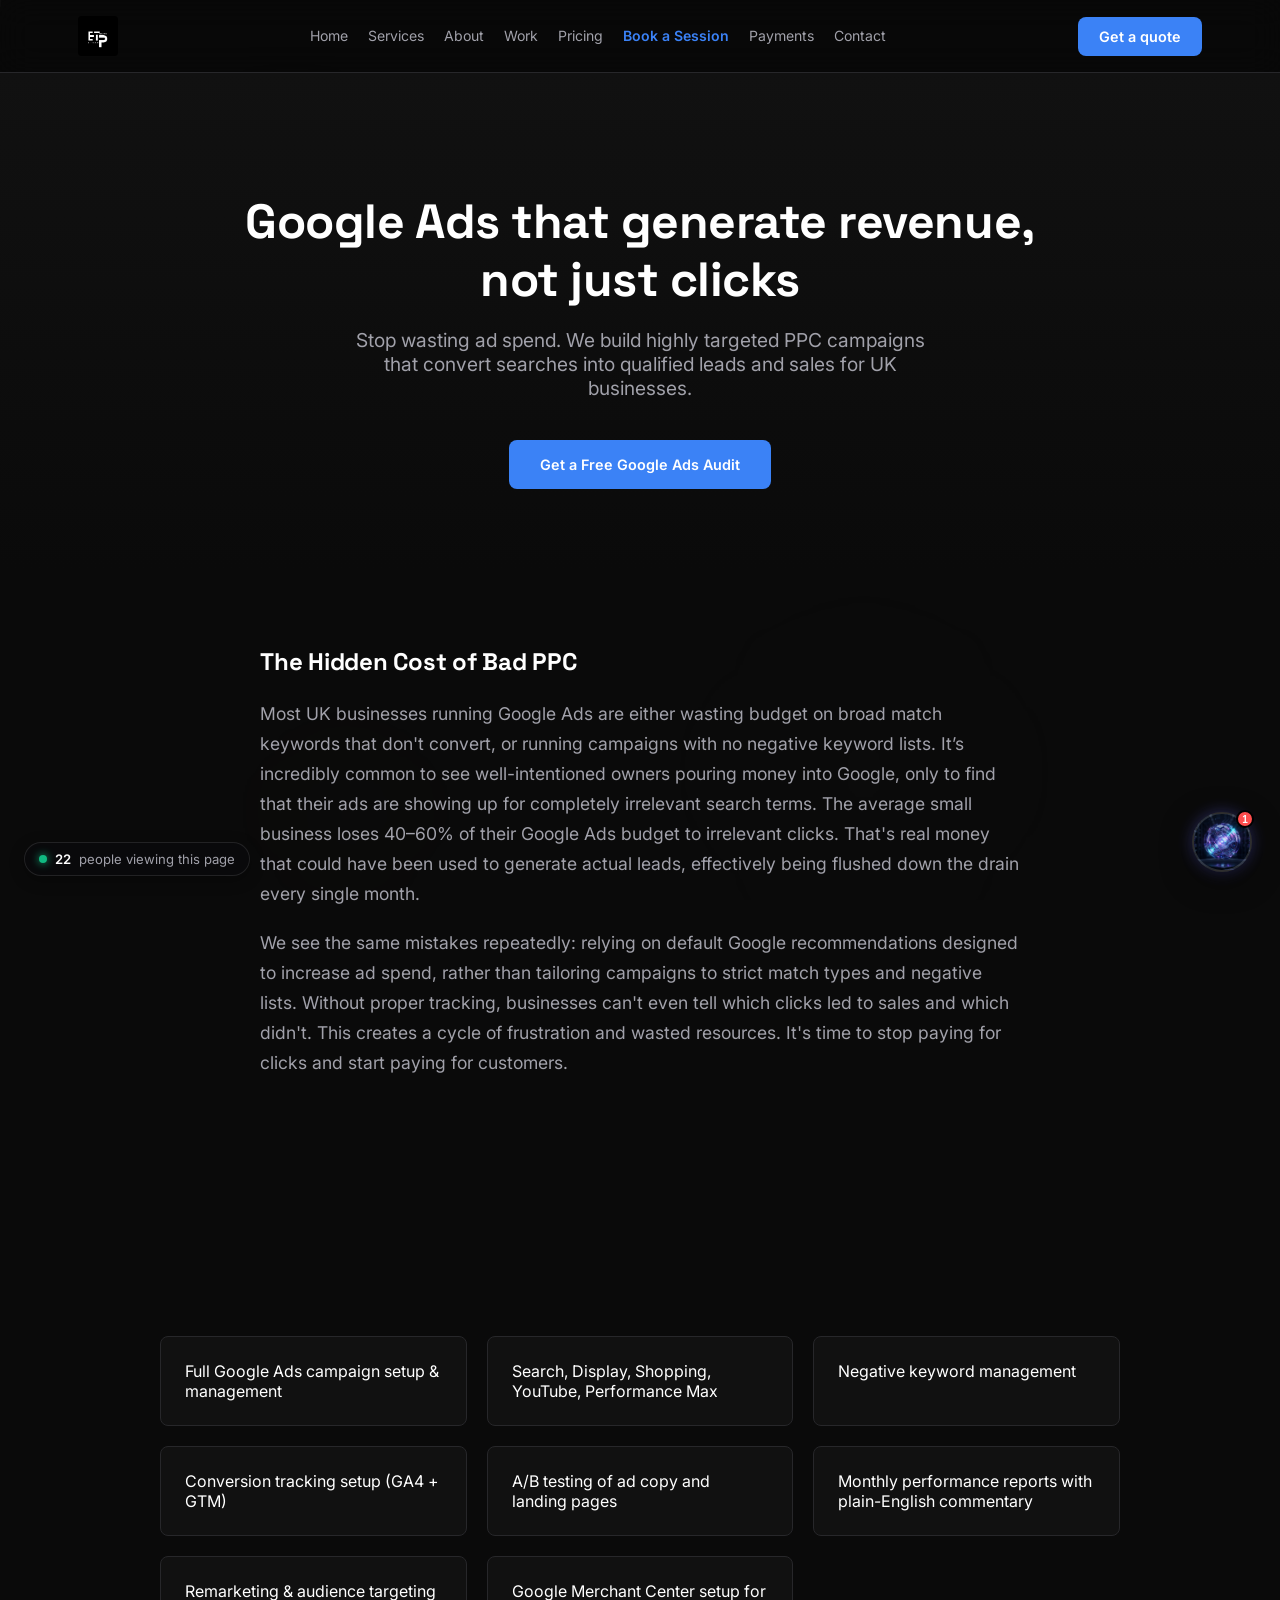
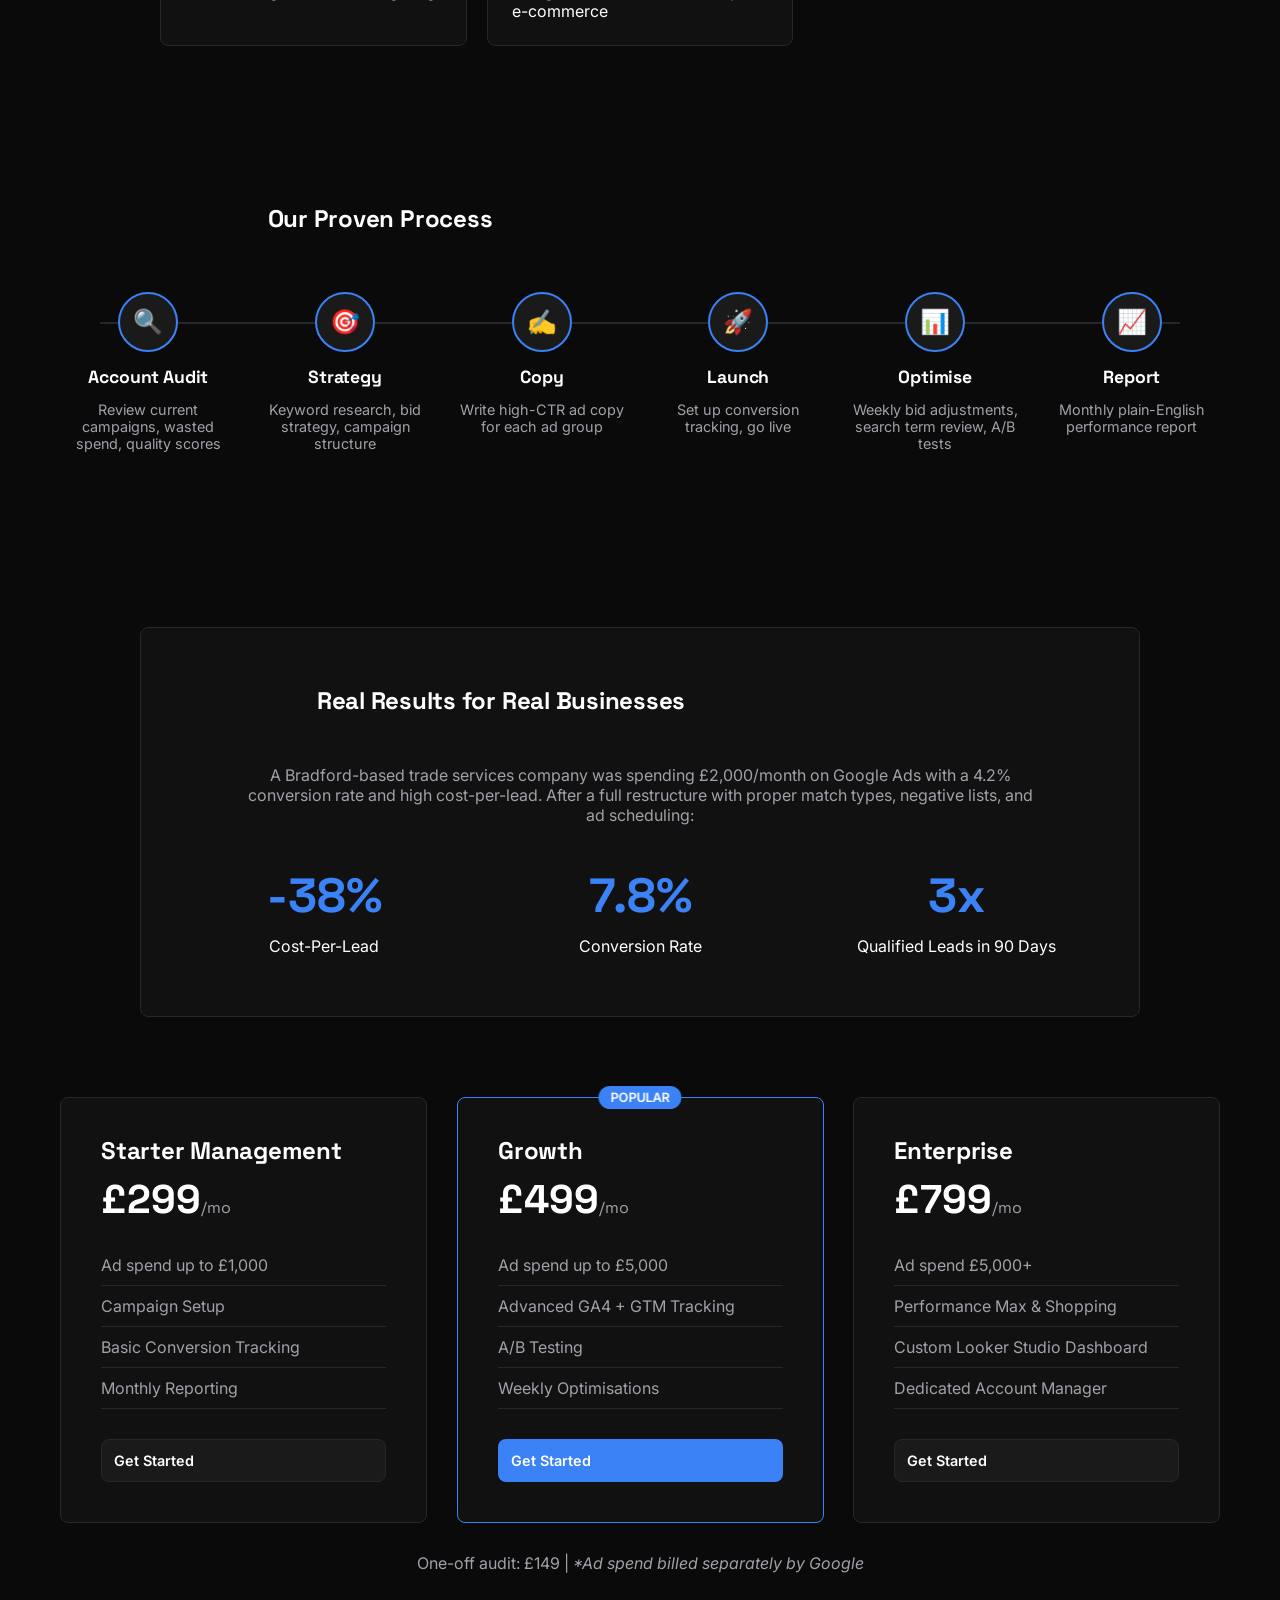
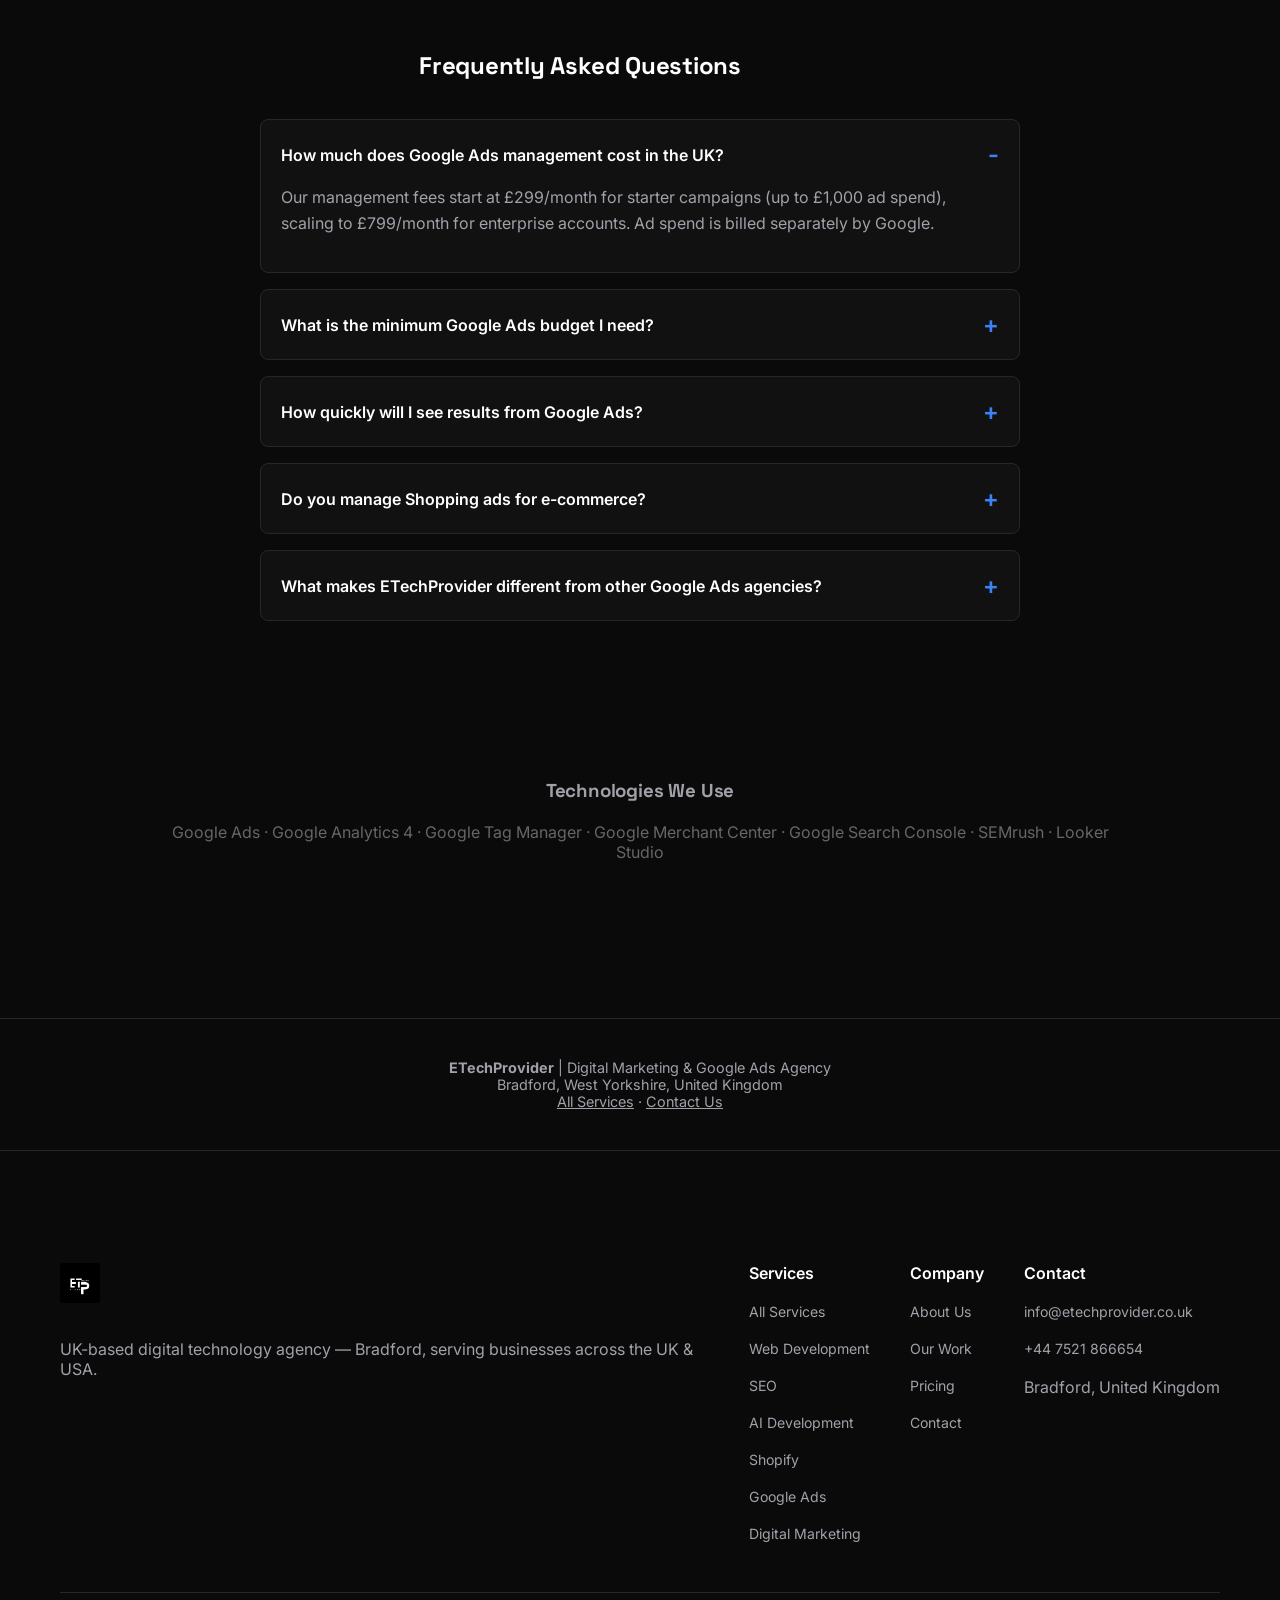
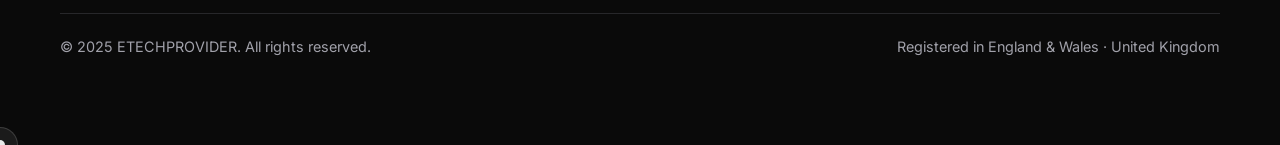
<file: services/google-ads.html>
<!DOCTYPE html>
<html lang="en">
<head>
<meta charset="UTF-8">
<meta name="viewport" content="width=device-width, initial-scale=1.0">
<title>Google Ads Management UK | PPC Agency Bradford — ETechProvider</title>
<meta name="description" content="Stop wasting ad spend. ETechProvider offers expert Google Ads management in the UK, specialising in high-ROI PPC campaigns, negative keyword management, and conversion tracking.">
<meta name="robots" content="index, follow">
<link rel="canonical" href="https://etechprovider.co.uk/services/google-ads">
<meta property="og:type" content="website">
<meta property="og:url" content="https://etechprovider.co.uk/services/google-ads">
<meta property="og:title" content="Google Ads Management UK | PPC Agency Bradford — ETechProvider">
<meta property="og:description" content="Stop wasting ad spend. ETechProvider offers expert Google Ads management in the UK, specialising in high-ROI PPC campaigns, negative keyword management, and conversion tracking.">
<meta property="og:image" content="https://etechprovider.co.uk/img/fintech-dashboard.png">
<meta property="og:site_name" content="ETechProvider">
<meta property="og:locale" content="en_GB">
<meta name="twitter:card" content="summary_large_image">
<meta name="twitter:url" content="https://etechprovider.co.uk/services/google-ads">
<meta name="twitter:title" content="Google Ads Management UK | PPC Agency Bradford — ETechProvider">
<meta name="twitter:description" content="Stop wasting ad spend. ETechProvider offers expert Google Ads management in the UK, specialising in high-ROI PPC campaigns, negative keyword management, and conversion tracking.">
<meta name="twitter:image" content="https://etechprovider.co.uk/img/fintech-dashboard.png">
<!-- Styles -->
<link rel="stylesheet" href="../css/style.css">

<!-- BreadcrumbList Schema -->
<script type="application/ld+json">
{
  "@context": "https://schema.org",
  "@type": "BreadcrumbList",
  "itemListElement": [
    {"@type": "ListItem", "position": 1, "name": "Home", "item": "https://etechprovider.co.uk/"},
    {"@type": "ListItem", "position": 2, "name": "Services", "item": "https://etechprovider.co.uk/services"},
    {"@type": "ListItem", "position": 3, "name": "Google Ads Management", "item": "https://etechprovider.co.uk/services/google-ads"}
  ]
}
</script>
<!-- FAQPage Schema -->
<script type="application/ld+json">
{
  "@context": "https://schema.org",
  "@type": "FAQPage",
  "mainEntity": [
    {
      "@type": "Question",
      "name": "How much does Google Ads management cost in the UK?",
      "acceptedAnswer": {
        "@type": "Answer",
        "text": "Our management fees start at £299/month for starter campaigns (up to £1,000 ad spend), scaling to £799/month for enterprise accounts. Ad spend is billed separately by Google."
      }
    },
    {
      "@type": "Question",
      "name": "What is the minimum Google Ads budget I need?",
      "acceptedAnswer": {
        "@type": "Answer",
        "text": "While there is no strict minimum, we generally recommend starting with at least £500 to £1,000 per month in ad spend to generate meaningful data and results."
      }
    },
    {
      "@type": "Question",
      "name": "How quickly will I see results from Google Ads?",
      "acceptedAnswer": {
        "@type": "Answer",
        "text": "Google Ads can drive traffic immediately upon launch. However, it typically takes 2-4 weeks to gather enough data to fully optimise campaigns for the best cost-per-lead and ROI."
      }
    },
    {
      "@type": "Question",
      "name": "Do you manage Shopping ads for e-commerce?",
      "acceptedAnswer": {
        "@type": "Answer",
        "text": "Yes, we handle full Google Merchant Center setup, feed optimisation, and standard/Performance Max Shopping campaigns for e-commerce brands."
      }
    },
    {
      "@type": "Question",
      "name": "What makes ETechProvider different from other Google Ads agencies?",
      "acceptedAnswer": {
        "@type": "Answer",
        "text": "We focus intensely on negative keywords, strict match types, and proper conversion tracking (GA4 + GTM) so you don't waste money on irrelevant clicks. We provide plain-English reports focused on revenue, not just vanity metrics."
      }
    }
  ]
}
</script>
<!-- GEO meta tags -->
<meta name="geo.region" content="GB-BRD">
<meta name="geo.placename" content="Bradford, West Yorkshire, UK">
<meta name="geo.position" content="53.7950;-1.7590">
<meta name="ICBM" content="53.7950, -1.7590">
<link rel="stylesheet" href="../css/style.css">
<link rel="preconnect" href="https://fonts.googleapis.com">
<link href="https://fonts.googleapis.com/css2?family=Space+Grotesk:wght@400;500;600;700;800&family=Inter:wght@400;500;600&family=IBM+Plex+Mono:wght@400;500&display=swap" rel="stylesheet">
<style>
  :root {
    --ink: #0a0a0a;
    --ink-2: #111111;
    --ink-3: #1a1a1a;
    --paper: #ffffff;
    --muted: #a1a1aa;
    --signal: #3b82f6;
    --line: #27272a;
    --amber: #f59e0b;
    --radius: 8px;
  }
  body {
    background-color: var(--ink);
    color: var(--paper);
    font-family: 'Inter', sans-serif;
  }
  h1, h2, h3, .sec-head {
    font-family: 'Space Grotesk', sans-serif;
  }
  .hero-section {
    padding: 120px 20px 80px;
    text-align: center;
    background: linear-gradient(180deg, var(--ink-2) 0%, var(--ink) 100%);
  }
  .hero-section h1 {
    font-size: 3rem;
    max-width: 800px;
    margin: 0 auto 20px;
    line-height: 1.2;
  }
  .hero-section p {
    color: var(--muted);
    font-size: 1.2rem;
    max-width: 600px;
    margin: 0 auto 40px;
  }
  
  .problem-section {
    padding: 80px 20px;
    max-width: 800px;
    margin: 0 auto;
  }
  .problem-section p {
    color: var(--muted);
    font-size: 1.1rem;
    line-height: 1.7;
    margin-bottom: 20px;
  }

  .service-details, .tech-stack {
    padding: 80px 20px;
    max-width: 1000px;
    margin: 0 auto;
  }
  .service-list {
    display: grid;
    grid-template-columns: repeat(auto-fit, minmax(300px, 1fr));
    gap: 20px;
    margin-top: 40px;
  }
  .service-item {
    background: var(--ink-2);
    border: 1px solid var(--line);
    border-radius: var(--radius);
    padding: 24px;
  }
  
  .process-steps {
    display: flex;
    justify-content: space-between;
    gap: 20px;
    margin-top: 60px;
    position: relative;
  }
  .process-steps::before {
    content: '';
    position: absolute;
    top: 30px;
    left: 40px;
    right: 40px;
    height: 2px;
    background: var(--line);
    z-index: 0;
  }
  .step-circle {
    width: 60px;
    height: 60px;
    border-radius: 50%;
    background: var(--ink-3);
    border: 2px solid var(--signal);
    display: flex;
    align-items: center;
    justify-content: center;
    font-size: 1.5rem;
    margin: 0 auto 16px;
    position: relative;
    z-index: 1;
  }
  .step-card {
    text-align: center;
    flex: 1;
  }
  .step-card h3 { font-size: 1.1rem; margin-bottom: 8px; }
  .step-card p { color: var(--muted); font-size: 0.9rem; }

  .case-study {
    background: var(--ink-2);
    border: 1px solid var(--line);
    border-radius: var(--radius);
    padding: 60px 40px;
    max-width: 1000px;
    margin: 80px auto;
    text-align: center;
  }
  .stats-grid {
    display: grid;
    grid-template-columns: repeat(3, 1fr);
    gap: 30px;
    margin-top: 40px;
  }
  .stat-block .number {
    font-size: 3rem;
    font-weight: 700;
    color: var(--signal);
    font-family: 'Space Grotesk', sans-serif;
    margin-bottom: 10px;
  }
  
  .pricing-grid {
    display: grid;
    grid-template-columns: repeat(3, 1fr);
    gap: 30px;
    max-width: 1200px;
    margin: 60px auto;
    padding: 0 20px;
  }
  .price-card {
    background: var(--ink-2);
    border: 1px solid var(--line);
    border-radius: var(--radius);
    padding: 40px;
    display: flex;
    flex-direction: column;
  }
  .price-card h3 { font-size: 1.5rem; margin-bottom: 10px; }
  .price-card .price { font-size: 2.5rem; font-weight: 700; font-family: 'Space Grotesk', sans-serif; margin-bottom: 20px; }
  .price-card ul { list-style: none; padding: 0; margin: 0 0 30px; flex-grow: 1; }
  .price-card ul li { padding: 10px 0; border-bottom: 1px solid var(--line); color: var(--muted); }
  .price-card .btn { text-align: center; }

  .faqs {
    max-width: 800px;
    margin: 80px auto;
    padding: 0 20px;
  }
  details {
    background: var(--ink-2);
    border: 1px solid var(--line);
    border-radius: var(--radius);
    margin-bottom: 16px;
    padding: 20px;
  }
  summary {
    font-weight: 600;
    cursor: pointer;
    list-style: none;
    display: flex;
    justify-content: space-between;
    align-items: center;
  }
  summary::-webkit-details-marker { display: none; }
  summary::after { content: '+'; font-size: 1.5rem; color: var(--signal); }
  details[open] summary::after { content: '-'; }
  details p { margin-top: 16px; color: var(--muted); line-height: 1.6; }

  .geo-block {
    text-align: center;
    padding: 40px 20px;
    color: var(--muted);
    font-size: 0.9rem;
    border-top: 1px solid var(--line);
  }

  @media (max-width: 768px) {
    .process-steps { flex-direction: column; align-items: center; }
    .process-steps::before {
      top: 0; bottom: 0; left: 50%; right: auto; width: 2px; height: auto;
      transform: translateX(-50%);
    }
    .pricing-grid, .stats-grid { grid-template-columns: 1fr; }
    .hero-section h1 { font-size: 2rem; }
  }
</style>
<!-- Google tag (gtag.js) -->
<script async src="https://www.googletagmanager.com/gtag/js?id=G-SDSSC49K98"></script>
<script>
  window.dataLayer = window.dataLayer || [];
  function gtag(){dataLayer.push(arguments);}
  gtag('js', new Date());

  gtag('config', 'G-SDSSC49K98');
</script>
</head>
<body>

<header>
  <nav>
    <a href="/" class="logo"><img src="../DiCQNU.jpg" alt="ETechProvider Logo" style="height:40px;"></a>
    <div class="nav-links" id="navLinks">
      <a href="/">Home</a>
      <a href="../services.html">Services</a>
      <a href="../about.html">About</a>
      <a href="../work.html">Work</a>
      <a href="../pricing.html">Pricing</a>
      <a href="../pricing.html#book-session" style="color:var(--signal);font-weight:600;">Book a Session</a>
      <a href="../payments.html">Payments</a>
      <a href="../contact.html">Contact</a>
    </div>
    <div class="nav-right">
      <a href="../contact.html" class="btn btn-primary nav-cta" style="padding: 10px 20px; background: var(--signal); border-radius: var(--radius); text-decoration: none; color: #fff; font-weight: 600;">Get a quote</a>
    </div>
  </nav>
</header>

<main>
  <section class="hero-section">
    <h1>Google Ads that generate revenue, not just clicks</h1>
    <p>Stop wasting ad spend. We build highly targeted PPC campaigns that convert searches into qualified leads and sales for UK businesses.</p>
    <a href="../contact.html" class="btn btn-primary" style="padding: 15px 30px; background: var(--signal); border-radius: var(--radius); text-decoration: none; color: #fff; font-weight: 600; display: inline-block;">Get a Free Google Ads Audit</a>
  </section>

  <section class="problem-section">
    <h2 class="sec-head" style="margin-bottom: 24px;">The Hidden Cost of Bad PPC</h2>
    <p>Most UK businesses running Google Ads are either wasting budget on broad match keywords that don't convert, or running campaigns with no negative keyword lists. It’s incredibly common to see well-intentioned owners pouring money into Google, only to find that their ads are showing up for completely irrelevant search terms. The average small business loses 40–60% of their Google Ads budget to irrelevant clicks. That's real money that could have been used to generate actual leads, effectively being flushed down the drain every single month.</p>
    <p>We see the same mistakes repeatedly: relying on default Google recommendations designed to increase ad spend, rather than tailoring campaigns to strict match types and negative lists. Without proper tracking, businesses can't even tell which clicks led to sales and which didn't. This creates a cycle of frustration and wasted resources. It's time to stop paying for clicks and start paying for customers.</p>
  </section>

  <section class="service-details">
    <h2 class="sec-head" style="text-align: center;">What We Do</h2>
    <div class="service-list">
      <div class="service-item">Full Google Ads campaign setup &amp; management</div>
      <div class="service-item">Search, Display, Shopping, YouTube, Performance Max</div>
      <div class="service-item">Negative keyword management</div>
      <div class="service-item">Conversion tracking setup (GA4 + GTM)</div>
      <div class="service-item">A/B testing of ad copy and landing pages</div>
      <div class="service-item">Monthly performance reports with plain-English commentary</div>
      <div class="service-item">Remarketing &amp; audience targeting</div>
      <div class="service-item">Google Merchant Center setup for e-commerce</div>
    </div>
  </section>

  <section style="padding: 80px 20px; max-width: 1200px; margin: 0 auto;">
    <h2 class="sec-head" style="text-align: center;">Our Proven Process</h2>
    <div class="process-steps">
      <div class="step-card">
        <div class="step-circle">🔍</div>
        <h3>Account Audit</h3>
        <p>Review current campaigns, wasted spend, quality scores</p>
      </div>
      <div class="step-card">
        <div class="step-circle">🎯</div>
        <h3>Strategy</h3>
        <p>Keyword research, bid strategy, campaign structure</p>
      </div>
      <div class="step-card">
        <div class="step-circle">✍️</div>
        <h3>Copy</h3>
        <p>Write high-CTR ad copy for each ad group</p>
      </div>
      <div class="step-card">
        <div class="step-circle">🚀</div>
        <h3>Launch</h3>
        <p>Set up conversion tracking, go live</p>
      </div>
      <div class="step-card">
        <div class="step-circle">📊</div>
        <h3>Optimise</h3>
        <p>Weekly bid adjustments, search term review, A/B tests</p>
      </div>
      <div class="step-card">
        <div class="step-circle">📈</div>
        <h3>Report</h3>
        <p>Monthly plain-English performance report</p>
      </div>
    </div>
  </section>

  <section class="case-study">
    <h2 class="sec-head">Real Results for Real Businesses</h2>
    <p style="color: var(--muted); max-width: 800px; margin: 20px auto;">A Bradford-based trade services company was spending £2,000/month on Google Ads with a 4.2% conversion rate and high cost-per-lead. After a full restructure with proper match types, negative lists, and ad scheduling:</p>
    <div class="stats-grid">
      <div class="stat-block">
        <div class="number">-38%</div>
        <div>Cost-Per-Lead</div>
      </div>
      <div class="stat-block">
        <div class="number">7.8%</div>
        <div>Conversion Rate</div>
      </div>
      <div class="stat-block">
        <div class="number">3x</div>
        <div>Qualified Leads in 90 Days</div>
      </div>
    </div>
  </section>

  <section class="pricing-grid">
    <div class="price-card">
      <h3>Starter Management</h3>
      <div class="price">£299<span style="font-size: 1rem; color: var(--muted); font-weight: 400;">/mo</span></div>
      <ul>
        <li>Ad spend up to £1,000</li>
        <li>Campaign Setup</li>
        <li>Basic Conversion Tracking</li>
        <li>Monthly Reporting</li>
      </ul>
      <a href="../contact.html" class="btn" style="padding: 12px; background: var(--ink-3); color: var(--paper); border: 1px solid var(--line); border-radius: var(--radius); text-decoration: none;">Get Started</a>
    </div>
    <div class="price-card" style="border-color: var(--signal); position: relative;">
      <div style="position: absolute; top: -12px; left: 50%; transform: translateX(-50%); background: var(--signal); color: #fff; padding: 4px 12px; border-radius: 20px; font-size: 0.8rem; font-weight: 600;">POPULAR</div>
      <h3>Growth</h3>
      <div class="price">£499<span style="font-size: 1rem; color: var(--muted); font-weight: 400;">/mo</span></div>
      <ul>
        <li>Ad spend up to £5,000</li>
        <li>Advanced GA4 + GTM Tracking</li>
        <li>A/B Testing</li>
        <li>Weekly Optimisations</li>
      </ul>
      <a href="../contact.html" class="btn" style="padding: 12px; background: var(--signal); color: #fff; border-radius: var(--radius); text-decoration: none;">Get Started</a>
    </div>
    <div class="price-card">
      <h3>Enterprise</h3>
      <div class="price">£799<span style="font-size: 1rem; color: var(--muted); font-weight: 400;">/mo</span></div>
      <ul>
        <li>Ad spend £5,000+</li>
        <li>Performance Max &amp; Shopping</li>
        <li>Custom Looker Studio Dashboard</li>
        <li>Dedicated Account Manager</li>
      </ul>
      <a href="../contact.html" class="btn" style="padding: 12px; background: var(--ink-3); color: var(--paper); border: 1px solid var(--line); border-radius: var(--radius); text-decoration: none;">Get Started</a>
    </div>
  </section>
  <div style="text-align: center; margin-top: -30px; margin-bottom: 60px; color: var(--muted);">
    <p>One-off audit: £149 | <em>*Ad spend billed separately by Google</em></p>
  </div>

  <section class="faqs">
    <h2 class="sec-head" style="text-align: center; margin-bottom: 40px;">Frequently Asked Questions</h2>
    <details open>
      <summary>How much does Google Ads management cost in the UK?</summary>
      <p>Our management fees start at £299/month for starter campaigns (up to £1,000 ad spend), scaling to £799/month for enterprise accounts. Ad spend is billed separately by Google.</p>
    </details>
    <details>
      <summary>What is the minimum Google Ads budget I need?</summary>
      <p>While there is no strict minimum, we generally recommend starting with at least £500 to £1,000 per month in ad spend to generate meaningful data and results.</p>
    </details>
    <details>
      <summary>How quickly will I see results from Google Ads?</summary>
      <p>Google Ads can drive traffic immediately upon launch. However, it typically takes 2-4 weeks to gather enough data to fully optimise campaigns for the best cost-per-lead and ROI.</p>
    </details>
    <details>
      <summary>Do you manage Shopping ads for e-commerce?</summary>
      <p>Yes, we handle full Google Merchant Center setup, feed optimisation, and standard/Performance Max Shopping campaigns for e-commerce brands.</p>
    </details>
    <details>
      <summary>What makes ETechProvider different from other Google Ads agencies?</summary>
      <p>We focus intensely on negative keywords, strict match types, and proper conversion tracking (GA4 + GTM) so you don't waste money on irrelevant clicks. We provide plain-English reports focused on revenue, not just vanity metrics.</p>
    </details>
  </section>

  <section class="tech-stack" style="text-align: center; margin-bottom: 60px;">
    <h3 style="color: var(--muted); margin-bottom: 20px;">Technologies We Use</h3>
    <p style="color: var(--muted-2);">Google Ads &middot; Google Analytics 4 &middot; Google Tag Manager &middot; Google Merchant Center &middot; Google Search Console &middot; SEMrush &middot; Looker Studio</p>
  </section>
</main>

<div class="geo-block">
  <strong>ETechProvider</strong> | Digital Marketing &amp; Google Ads Agency<br>
  Bradford, West Yorkshire, United Kingdom<br>
  <a href="../services.html" style="color: var(--muted); text-decoration: underline;">All Services</a> &middot; <a href="../contact.html" style="color: var(--muted); text-decoration: underline;">Contact Us</a>
</div>

<footer>
  <div class="wrap" style="max-width: 1200px; margin: 0 auto; padding: 60px 20px;">
    <div class="footer-top" style="display: flex; flex-wrap: wrap; gap: 40px; border-bottom: 1px solid var(--line); padding-bottom: 40px; margin-bottom: 20px;">
      <div class="footer-brand" style="flex: 1; min-width: 250px;">
        <a href="/" class="logo"><img src="../DiCQNU.jpg" alt="ETechProvider" style="height: 40px; margin-bottom: 20px;"></a>
        <p style="color: var(--muted);">UK-based digital technology agency — Bradford, serving businesses across the UK &amp; USA.</p>
      </div>
      <div class="footer-cols" style="display: flex; gap: 40px; flex-wrap: wrap;">
        <div class="footer-col" style="display: flex; flex-direction: column; gap: 10px;">
          <div class="col-head" style="font-weight: 600; margin-bottom: 10px;">Services</div>
          <a href="../services.html" style="color: var(--muted); text-decoration: none;">All Services</a>
          <a href="../services/web-development.html" style="color: var(--muted); text-decoration: none;">Web Development</a>
          <a href="../services/seo.html" style="color: var(--muted); text-decoration: none;">SEO</a>
          <a href="../services/ai-development.html" style="color: var(--muted); text-decoration: none;">AI Development</a>
          <a href="../services/shopify-development.html" style="color: var(--muted); text-decoration: none;">Shopify</a>
          <a href="../services/google-ads.html" style="color: var(--muted); text-decoration: none;">Google Ads</a>
          <a href="../services/digital-marketing.html" style="color: var(--muted); text-decoration: none;">Digital Marketing</a>
        </div>
        <div class="footer-col" style="display: flex; flex-direction: column; gap: 10px;">
          <div class="col-head" style="font-weight: 600; margin-bottom: 10px;">Company</div>
          <a href="../about.html" style="color: var(--muted); text-decoration: none;">About Us</a>
          <a href="../work.html" style="color: var(--muted); text-decoration: none;">Our Work</a>
          <a href="../pricing.html" style="color: var(--muted); text-decoration: none;">Pricing</a>
          <a href="../contact.html" style="color: var(--muted); text-decoration: none;">Contact</a>
        </div>
        <div class="footer-col" style="display: flex; flex-direction: column; gap: 10px;">
          <div class="col-head" style="font-weight: 600; margin-bottom: 10px;">Contact</div>
          <a href="mailto:info@etechprovider.co.uk" style="color: var(--muted); text-decoration: none;">info@etechprovider.co.uk</a>
          <a href="tel:+447521866654" style="color: var(--muted); text-decoration: none;">+44 7521 866654</a>
          <span style="color: var(--muted);">Bradford, United Kingdom</span>
        </div>
      </div>
    </div>
    <div class="footer-bottom" style="display: flex; justify-content: space-between; color: var(--muted); font-size: 0.9rem; flex-wrap: wrap; gap: 20px;">
      <span>&copy; 2025 ETECHPROVIDER. All rights reserved.</span>
      <span>Registered in England &amp; Wales &middot; United Kingdom</span>
    </div>
  </div>
</footer>

<!-- Scripts -->
<script src="../js/config.js"></script>
<script src="../js/motion.js"></script>
<script src="../js/main.js"></script>
<script src="../js/booking-bot.js"></script>
</body>
</html>
</file>
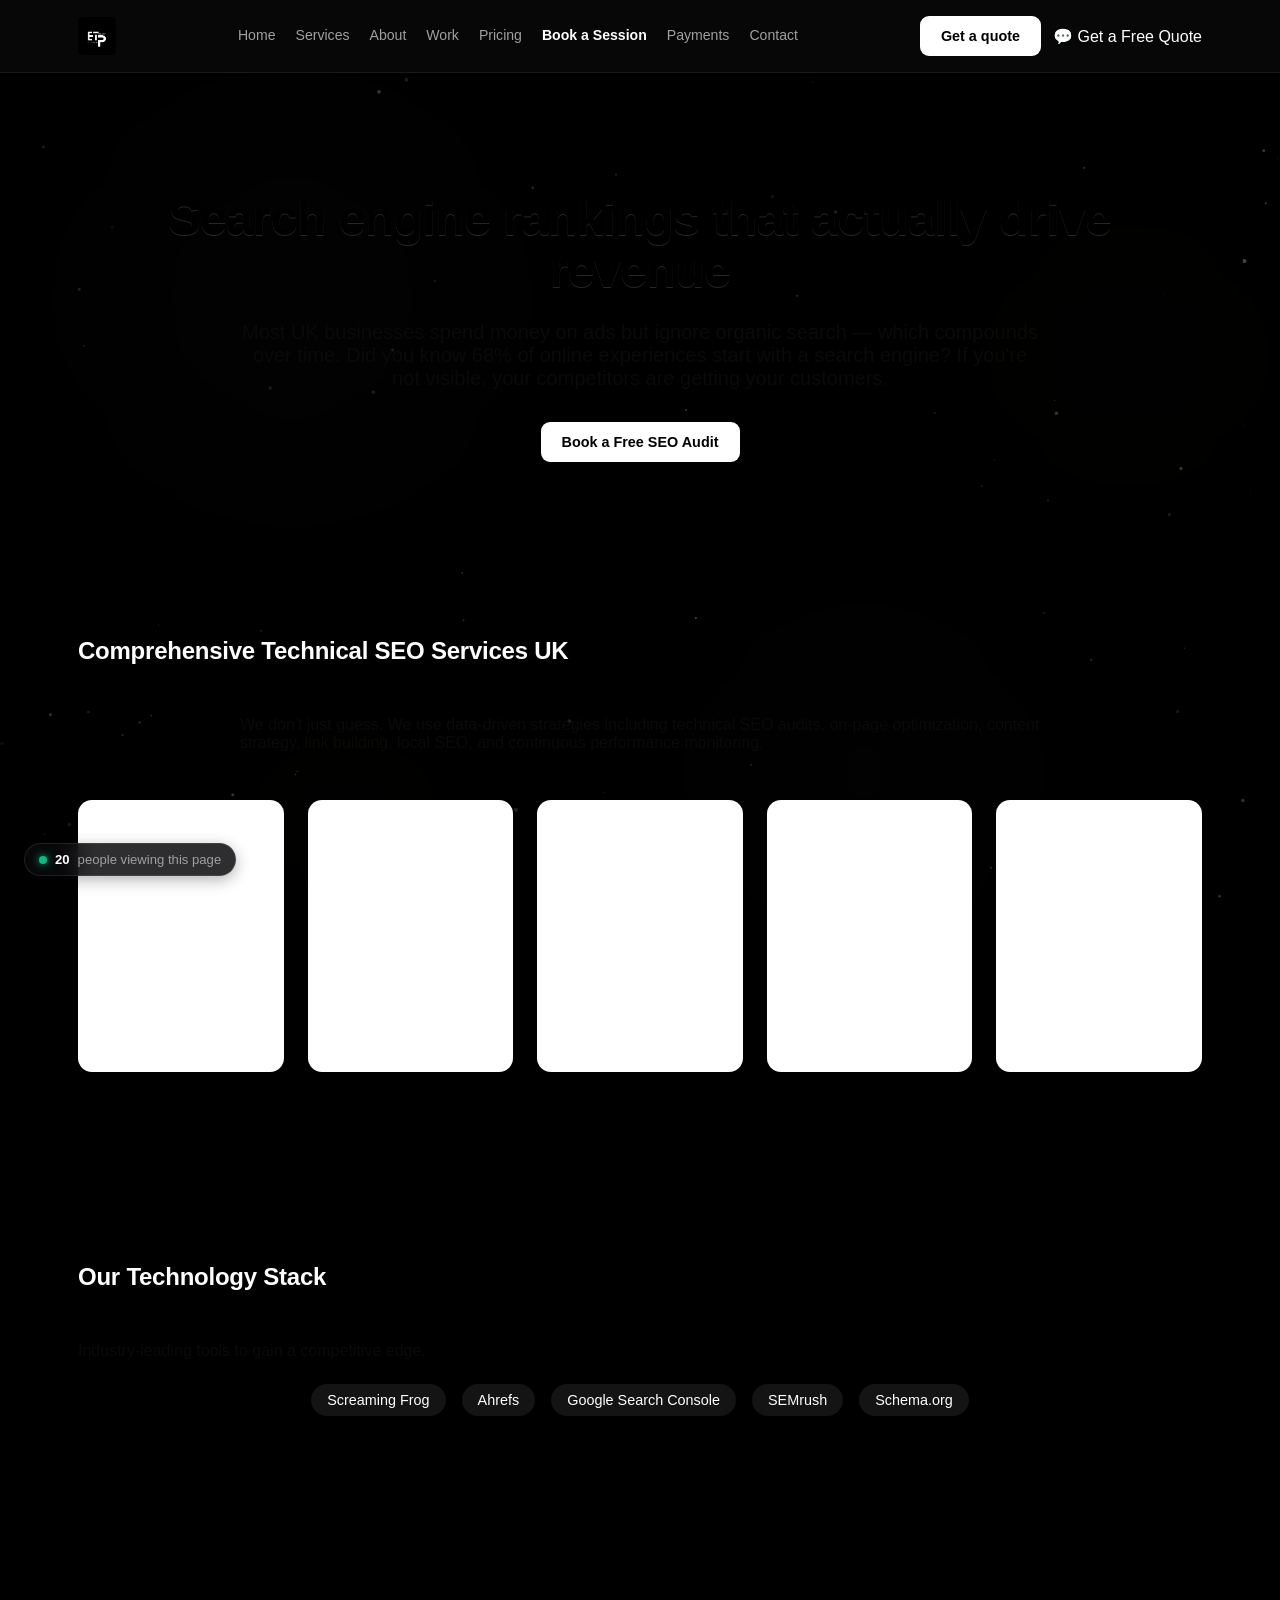
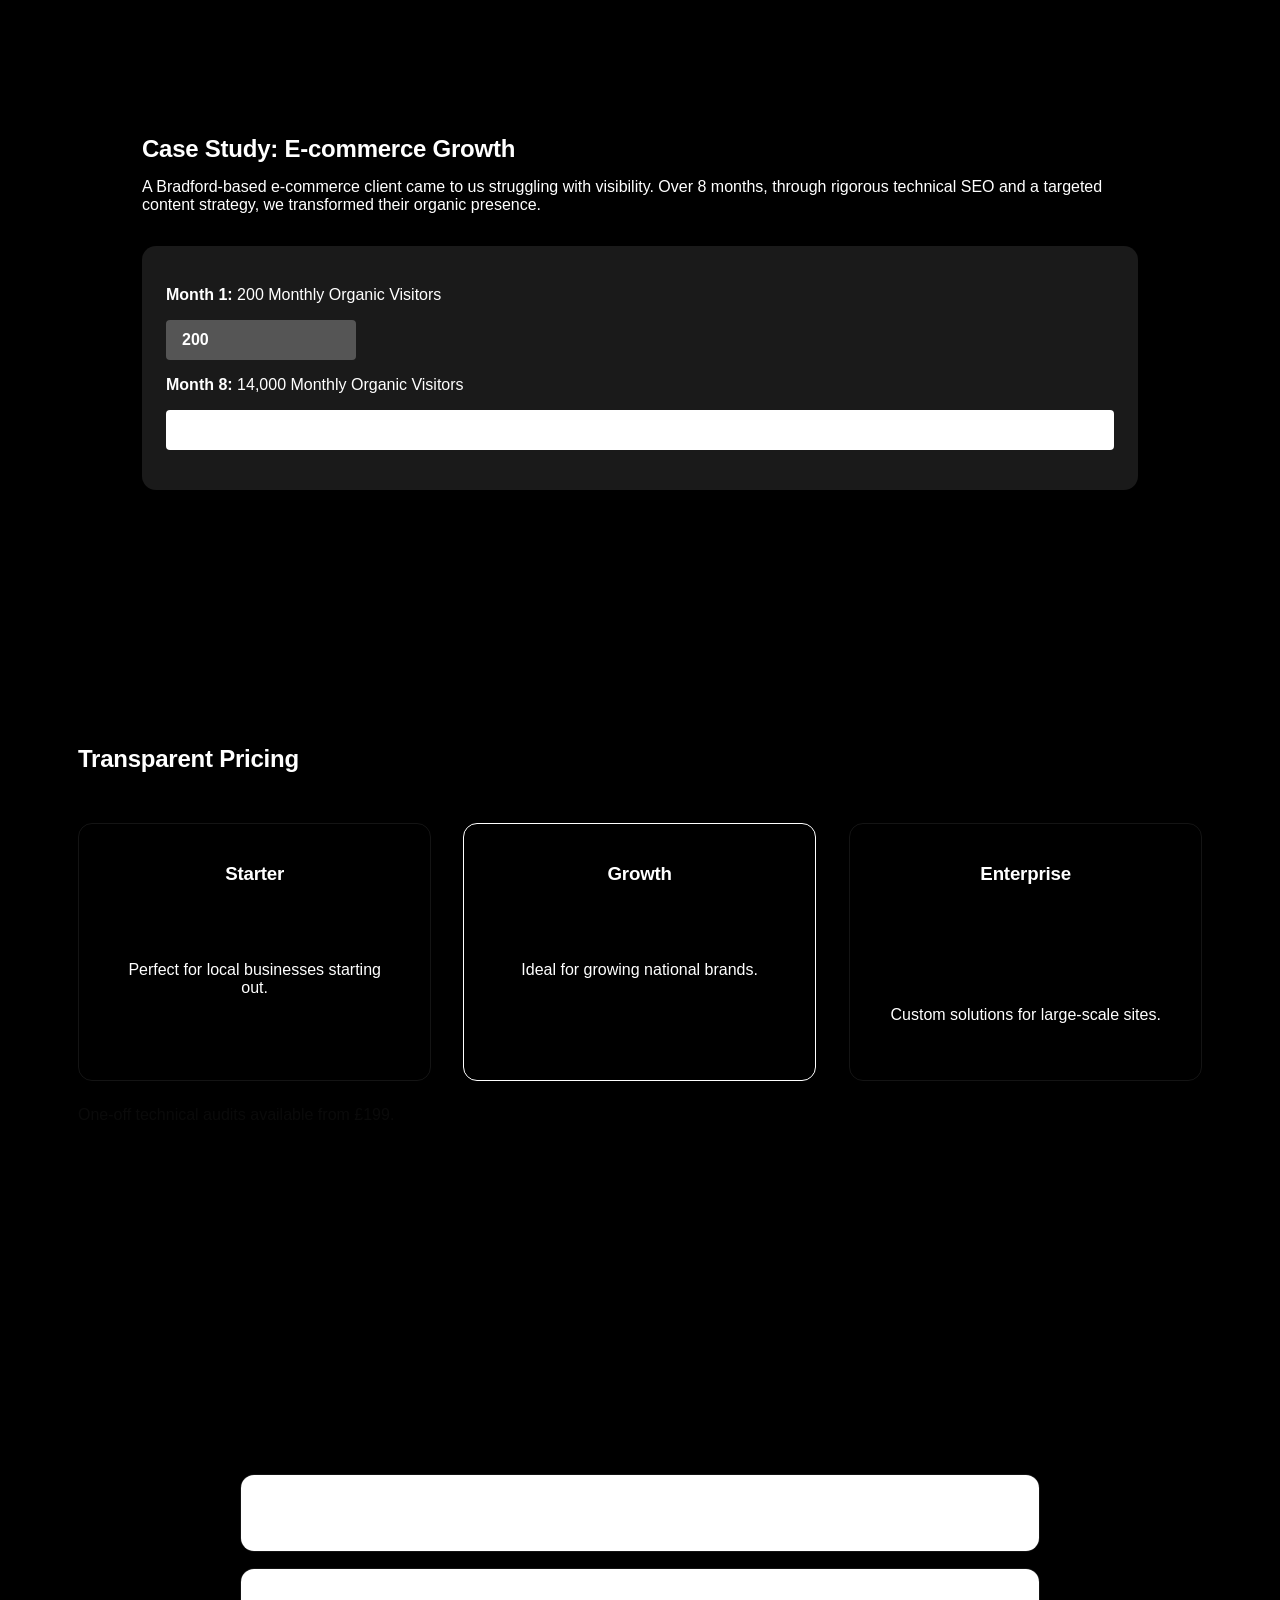
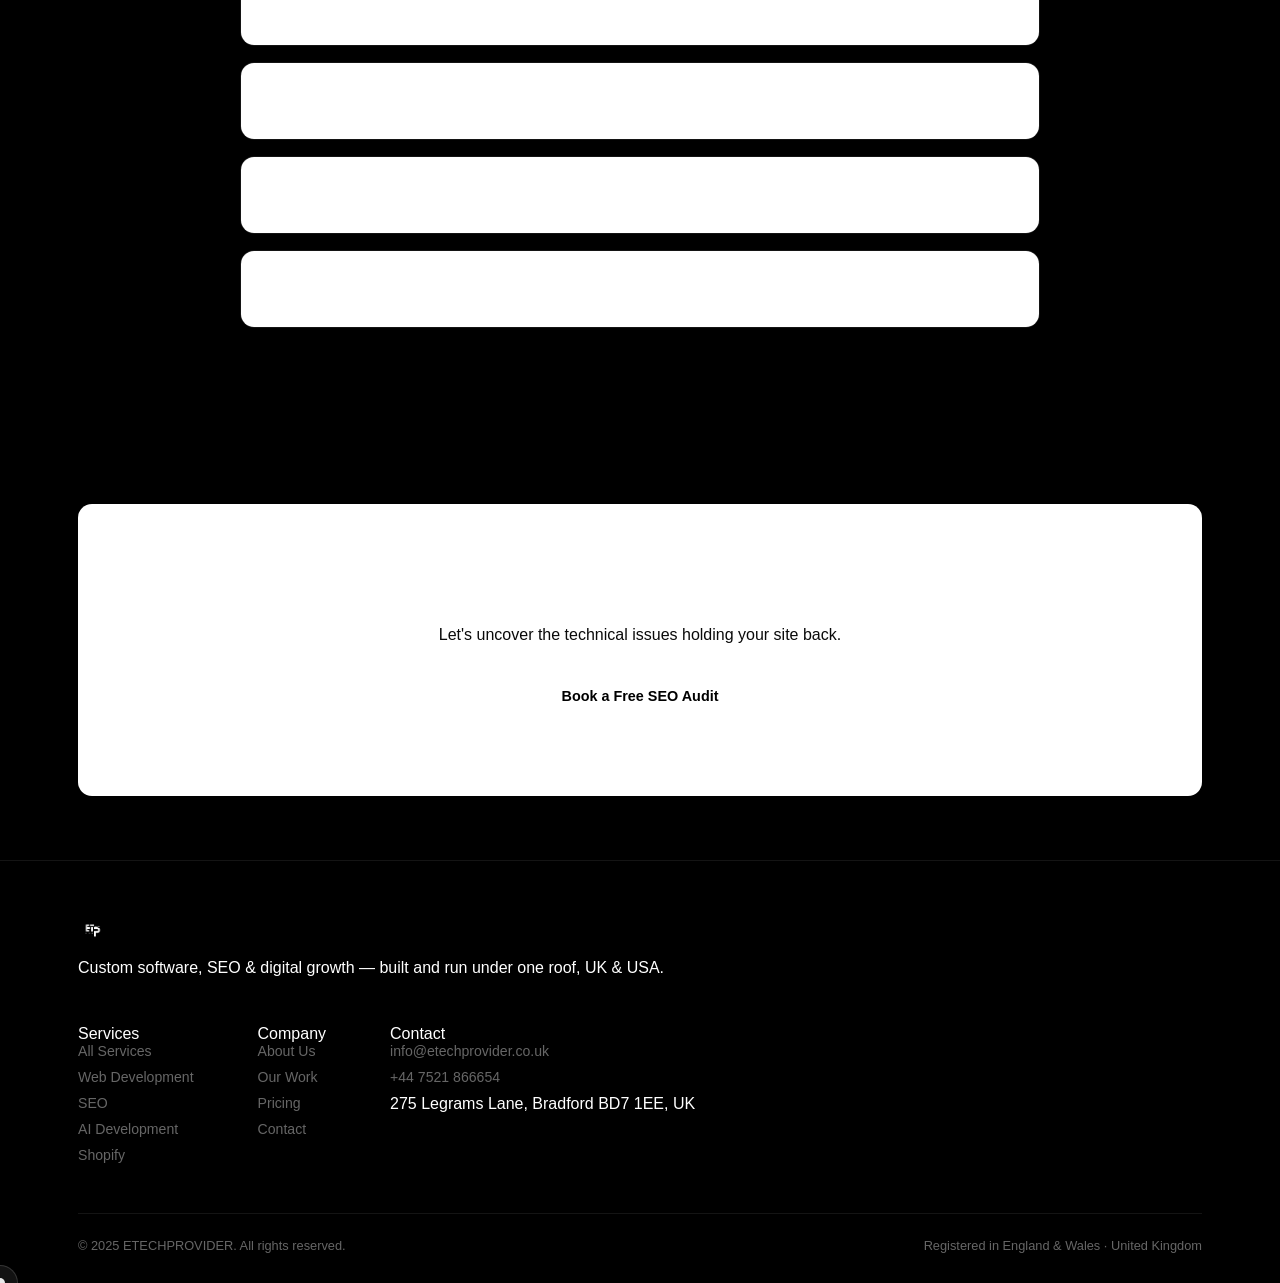
<file: services/seo.html>
<!DOCTYPE html>
<html lang="en">
<head>
    <meta charset="UTF-8">
    <meta name="viewport" content="width=device-width, initial-scale=1.0">
    <title>SEO Services UK | Technical SEO & Content Strategy — ETechProvider</title>
    <meta name="description" content="Technical SEO services UK. ETechProvider is an SEO agency UK offering on-page optimization, content strategy, and link building.">
    <link rel="canonical" href="https://etechprovider.co.uk/services/seo">
    <meta property="og:title" content="SEO Services UK | Technical SEO & Content Strategy — ETechProvider">
    <meta property="og:description" content="Search engine rankings that actually drive revenue. Technical SEO services UK to grow your business.">
    <meta property="og:url" content="https://etechprovider.co.uk/services/seo">
    <meta property="og:type" content="website">
    
    <link rel="stylesheet" href="../css/style.css">
    
    <style>
        .hero { padding: 120px 0 80px; text-align: center; }
        .hero h1 { font-size: 3rem; margin-bottom: 24px; color: var(--ink); }
        .hero p { font-size: 1.25rem; color: var(--ink-2); max-width: 800px; margin: 0 auto 32px; }
        
        .process-steps { display: flex; flex-wrap: wrap; gap: 24px; margin-top: 48px; justify-content: center; }
        .step { flex: 1; min-width: 200px; background: var(--paper); padding: 32px; border-radius: var(--radius); border: 1px solid var(--line); text-align: center; }
        .step-num { width: 48px; height: 48px; background: var(--signal); color: white; border-radius: 50%; display: flex; align-items: center; justify-content: center; font-size: 1.5rem; font-weight: bold; margin: 0 auto 16px; }
        
        .tech-stack { display: flex; flex-wrap: wrap; gap: 16px; justify-content: center; margin-top: 24px; }
        .tech-badge { background: var(--line); padding: 8px 16px; border-radius: 100px; font-weight: 500; font-size: 0.9rem; }
        
        .case-study { background: var(--ink); color: white; padding: 64px; border-radius: var(--radius); margin-top: 64px; }
        .chart-container { margin-top: 32px; padding: 24px; background: rgba(255,255,255,0.1); border-radius: var(--radius); }
        .bar { background: var(--signal); height: 40px; margin-bottom: 16px; border-radius: 4px; display: flex; align-items: center; padding-left: 16px; font-weight: bold; }
        .bar.before { width: 20%; background: #555; }
        .bar.after { width: 100%; }
        
        .pricing-grid { display: grid; grid-template-columns: repeat(auto-fit, minmax(300px, 1fr)); gap: 32px; margin-top: 48px; }
        .price-card { border: 1px solid var(--line); border-radius: var(--radius); padding: 40px; text-align: center; }
        .price { font-size: 2.5rem; font-weight: bold; margin: 16px 0; color: var(--ink); }
        
        .faq-section { max-width: 800px; margin: 64px auto; }
        details { margin-bottom: 16px; border: 1px solid var(--line); border-radius: var(--radius); overflow: hidden; }
        summary { padding: 24px; font-weight: 600; cursor: pointer; background: var(--paper); display: flex; justify-content: space-between; align-items: center; }
        summary::after { content: '+'; font-size: 1.5rem; }
        details[open] summary::after { content: '-'; }
        .faq-content { padding: 24px; border-top: 1px solid var(--line); background: var(--paper); color: var(--ink-2); }
        
        .cta-section { text-align: center; padding: 80px 0; background: var(--paper); border-radius: var(--radius); margin: 64px 0; }
    </style>

    <script type="application/ld+json">
    {
      "@context": "https://schema.org",
      "@type": "BreadcrumbList",
      "itemListElement": [{
        "@type": "ListItem",
        "position": 1,
        "name": "Home",
        "item": "https://etechprovider.co.uk/"
      },{
        "@type": "ListItem",
        "position": 2,
        "name": "Services",
        "item": "https://etechprovider.co.uk/services/"
      },{
        "@type": "ListItem",
        "position": 3,
        "name": "SEO"
      }]
    }
    </script>

    <script type="application/ld+json">
    {
      "@context": "https://schema.org",
      "@type": "FAQPage",
      "mainEntity": [
        {
          "@type": "Question",
          "name": "How long does SEO take?",
          "acceptedAnswer": {
            "@type": "Answer",
            "text": "SEO is a long-term strategy. Typically, noticeable improvements in rankings and traffic occur within 3 to 6 months, depending on your industry and competition."
          }
        },
        {
          "@type": "Question",
          "name": "What is technical SEO?",
          "acceptedAnswer": {
            "@type": "Answer",
            "text": "Technical SEO involves optimizing your website's infrastructure, such as site speed, mobile-friendliness, XML sitemaps, and Core Web Vitals, to help search engines crawl and index your site effectively."
          }
        },
        {
          "@type": "Question",
          "name": "Do you provide Local or National SEO?",
          "acceptedAnswer": {
            "@type": "Answer",
            "text": "We provide both. Whether you are a local Bradford business targeting nearby customers or an e-commerce brand seeking national visibility across the UK, we tailor our strategy accordingly."
          }
        },
        {
          "@type": "Question",
          "name": "Are your SEO strategies safe?",
          "acceptedAnswer": {
            "@type": "Answer",
            "text": "Yes, we use 100% white-hat SEO techniques that strictly follow Google's Webmaster Guidelines, ensuring long-term, sustainable growth without the risk of penalties."
          }
        },
        {
          "@type": "Question",
          "name": "Do I get monthly reports?",
          "acceptedAnswer": {
            "@type": "Answer",
            "text": "Absolutely. We provide transparent, easy-to-understand monthly performance reports detailing keyword rankings, traffic growth, and work completed."
          }
        }
      ]
    }
    </script>
<!-- Google tag (gtag.js) -->
<script async src="https://www.googletagmanager.com/gtag/js?id=G-SDSSC49K98"></script>
<script>
  window.dataLayer = window.dataLayer || [];
  function gtag(){dataLayer.push(arguments);}
  gtag('js', new Date());

  gtag('config', 'G-SDSSC49K98');
</script>
</head>
<body>

<header>
  <nav>
    <a href="/" class="logo"><img src="../DiCQNU.jpg" alt="ETechProvider Logo"></a>
    <div class="nav-links" id="navLinks">
      <a href="/">Home</a>
      <a href="../services.html">Services</a>
      <a href="../about.html">About</a>
      <a href="../work.html">Work</a>
      <a href="../pricing.html">Pricing</a>
      <a href="../pricing.html#book-session" style="color:var(--signal);font-weight:600;">Book a Session</a>
      <a href="../payments.html">Payments</a>
      <a href="../contact.html">Contact</a>
    </div>
    <div class="nav-right">
      <a href="../contact.html" class="btn btn-primary nav-cta">Get a quote</a>
      <button class="menu-toggle" id="menuToggle" aria-label="Toggle menu" aria-expanded="false">&#9776;</button>
      <a href="../contact.html" class="nav-mobile-cta">&#128172; Get a Free Quote</a>
    </div>
  </nav>
</header>

<main>
    <section class="section-pad hero">
        <div class="wrap">
            <h1>Search engine rankings that actually drive revenue</h1>
            <p>Most UK businesses spend money on ads but ignore organic search — which compounds over time. Did you know 68% of online experiences start with a search engine? If you're not visible, your competitors are getting your customers.</p>
            <a href="#audit" class="btn btn-primary">Book a Free SEO Audit</a>
        </div>
    </section>

    <section class="section-pad">
        <div class="wrap">
            <h2 class="sec-head text-center">Comprehensive Technical SEO Services UK</h2>
            <p class="text-center" style="max-width:800px; margin:0 auto; color:var(--ink-2);">We don't just guess. We use data-driven strategies including technical SEO audits, on-page optimization, content strategy, link building, local SEO, and continuous performance monitoring.</p>
            
            <div class="process-steps">
                <div class="step">
                    <div class="step-num">1</div>
                    <h3>Audit</h3>
                    <p>Deep-dive analysis of your current technical and content profile.</p>
                </div>
                <div class="step">
                    <div class="step-num">2</div>
                    <h3>Strategy</h3>
                    <p>Mapping out keyword opportunities and competitor gaps.</p>
                </div>
                <div class="step">
                    <div class="step-num">3</div>
                    <h3>Implementation</h3>
                    <p>Fixing technical issues, optimizing on-page elements, and creating content.</p>
                </div>
                <div class="step">
                    <div class="step-num">4</div>
                    <h3>Monitor</h3>
                    <p>Tracking rankings, traffic, and conversions in real-time.</p>
                </div>
                <div class="step">
                    <div class="step-num">5</div>
                    <h3>Scale</h3>
                    <p>Expanding strategies to capture new markets and topics.</p>
                </div>
            </div>
        </div>
    </section>
    
    <section class="section-pad">
        <div class="wrap text-center">
            <h2 class="sec-head">Our Technology Stack</h2>
            <p style="color:var(--ink-2);">Industry-leading tools to gain a competitive edge.</p>
            <div class="tech-stack">
                <span class="tech-badge">Screaming Frog</span>
                <span class="tech-badge">Ahrefs</span>
                <span class="tech-badge">Google Search Console</span>
                <span class="tech-badge">SEMrush</span>
                <span class="tech-badge">Schema.org</span>
            </div>
        </div>
    </section>

    <section class="section-pad">
        <div class="wrap">
            <div class="case-study">
                <h2 style="margin-bottom: 16px;">Case Study: E-commerce Growth</h2>
                <p>A Bradford-based e-commerce client came to us struggling with visibility. Over 8 months, through rigorous technical SEO and a targeted content strategy, we transformed their organic presence.</p>
                
                <div class="chart-container">
                    <p><strong>Month 1:</strong> 200 Monthly Organic Visitors</p>
                    <div class="bar before">200</div>
                    
                    <p><strong>Month 8:</strong> 14,000 Monthly Organic Visitors</p>
                    <div class="bar after">14,000</div>
                </div>
            </div>
        </div>
    </section>

    <section class="section-pad">
        <div class="wrap">
            <h2 class="sec-head text-center">Transparent Pricing</h2>
            <div class="pricing-grid">
                <div class="price-card">
                    <h3>Starter</h3>
                    <div class="price">£299<span style="font-size:1rem;font-weight:400;">/month</span></div>
                    <p>Perfect for local businesses starting out.</p>
                </div>
                <div class="price-card" style="border-color:var(--signal); box-shadow: 0 10px 30px rgba(0,0,0,0.1);">
                    <h3>Growth</h3>
                    <div class="price">£599<span style="font-size:1rem;font-weight:400;">/month</span></div>
                    <p>Ideal for growing national brands.</p>
                </div>
                <div class="price-card">
                    <h3>Enterprise</h3>
                    <div class="price">From £1,200<span style="font-size:1rem;font-weight:400;">/month</span></div>
                    <p>Custom solutions for large-scale sites.</p>
                </div>
            </div>
            <p class="text-center" style="margin-top:24px; color:var(--ink-2);">One-off technical audits available from £199.</p>
        </div>
    </section>

    <section class="section-pad faq-section">
        <h2 class="sec-head text-center">Frequently Asked Questions</h2>
        
        <details>
            <summary>How long does SEO take?</summary>
            <div class="faq-content">SEO is a long-term strategy. Typically, noticeable improvements in rankings and traffic occur within 3 to 6 months, depending on your industry and competition.</div>
        </details>
        <details>
            <summary>What is technical SEO?</summary>
            <div class="faq-content">Technical SEO involves optimizing your website's infrastructure, such as site speed, mobile-friendliness, XML sitemaps, and Core Web Vitals, to help search engines crawl and index your site effectively.</div>
        </details>
        <details>
            <summary>Do you provide Local or National SEO?</summary>
            <div class="faq-content">We provide both. Whether you are a local Bradford business targeting nearby customers or an e-commerce brand seeking national visibility across the UK, we tailor our strategy accordingly.</div>
        </details>
        <details>
            <summary>Are your SEO strategies safe?</summary>
            <div class="faq-content">Yes, we use 100% white-hat SEO techniques that strictly follow Google's Webmaster Guidelines, ensuring long-term, sustainable growth without the risk of penalties.</div>
        </details>
        <details>
            <summary>Do I get monthly reports?</summary>
            <div class="faq-content">Absolutely. We provide transparent, easy-to-understand monthly performance reports detailing keyword rankings, traffic growth, and work completed.</div>
        </details>
    </section>

    <section class="wrap">
        <div class="cta-section" id="audit">
            <h2>Ready to dominate search results?</h2>
            <p style="margin-bottom:32px; color:var(--ink-2);">Let's uncover the technical issues holding your site back.</p>
            <a href="../contact.html" class="btn btn-primary">Book a Free SEO Audit</a>
        </div>
    </section>
</main>

<footer>
  <div class="wrap">
    <div class="footer-top">
      <div class="footer-brand">
        <a href="/" class="logo"><img src="../DiCQNU.jpg" alt="ETechProvider"></a>
        <p>Custom software, SEO &amp; digital growth — built and run under one roof, UK &amp; USA.</p>
      </div>
      <div class="footer-cols">
        <div class="footer-col">
          <div class="col-head">Services</div>
          <a href="../services.html">All Services</a>
          <a href="../services/web-development.html">Web Development</a>
          <a href="../services/seo.html">SEO</a>
          <a href="../services/ai-development.html">AI Development</a>
          <a href="../services/shopify-development.html">Shopify</a>
        </div>
        <div class="footer-col">
          <div class="col-head">Company</div>
          <a href="../about.html">About Us</a>
          <a href="../work.html">Our Work</a>
          <a href="../pricing.html">Pricing</a>
          <a href="../contact.html">Contact</a>
        </div>
        <div class="footer-col">
          <div class="col-head">Contact</div>
          <a href="mailto:info@etechprovider.co.uk">info@etechprovider.co.uk</a>
          <a href="tel:+447521866654">+44 7521 866654</a>
          <span>275 Legrams Lane, Bradford BD7 1EE, UK</span>
        </div>
      </div>
    </div>
    <div class="footer-bottom">
      <span>© 2025 ETECHPROVIDER. All rights reserved.</span>
      <span>Registered in England &amp; Wales · United Kingdom</span>
    </div>
  </div>
</footer>

<script src="../js/config.js"></script>
<script src="../js/motion.js"></script>
<script src="../js/main.js"></script>
</body>
</html>
</file>
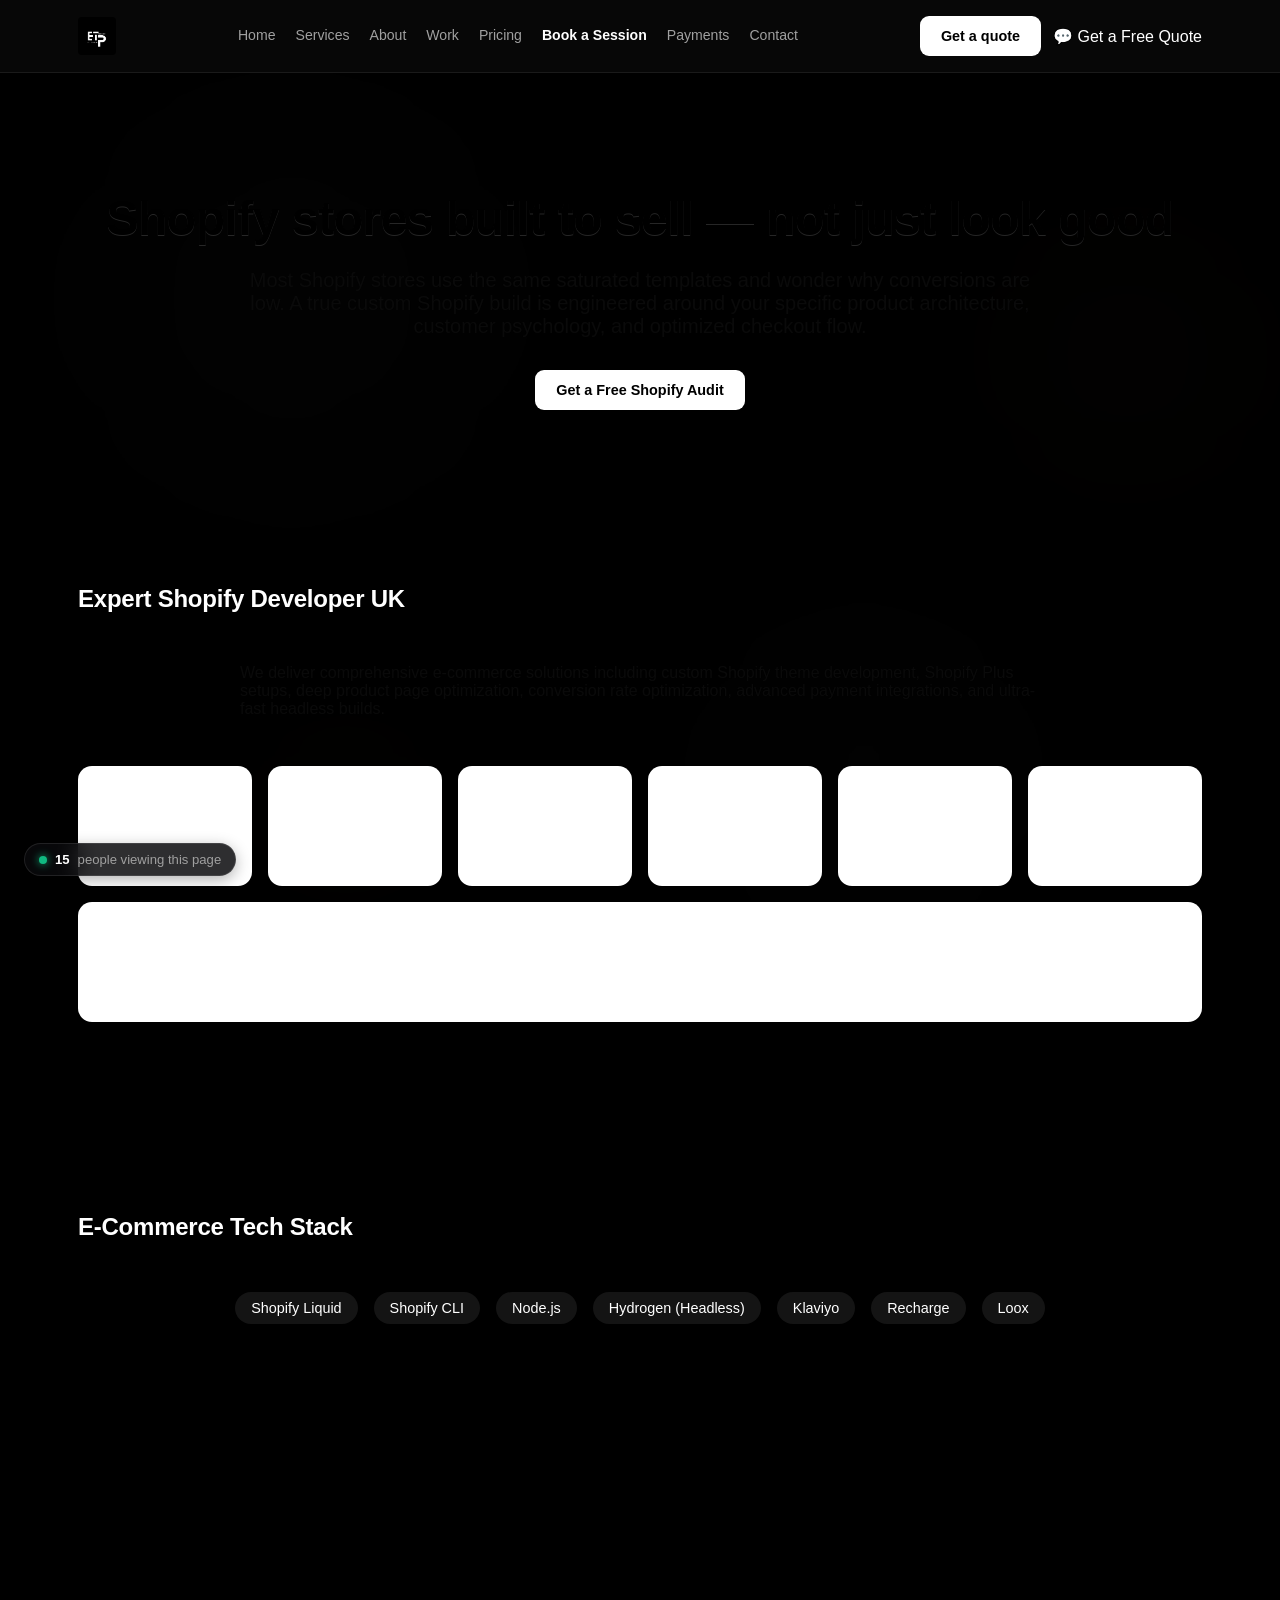
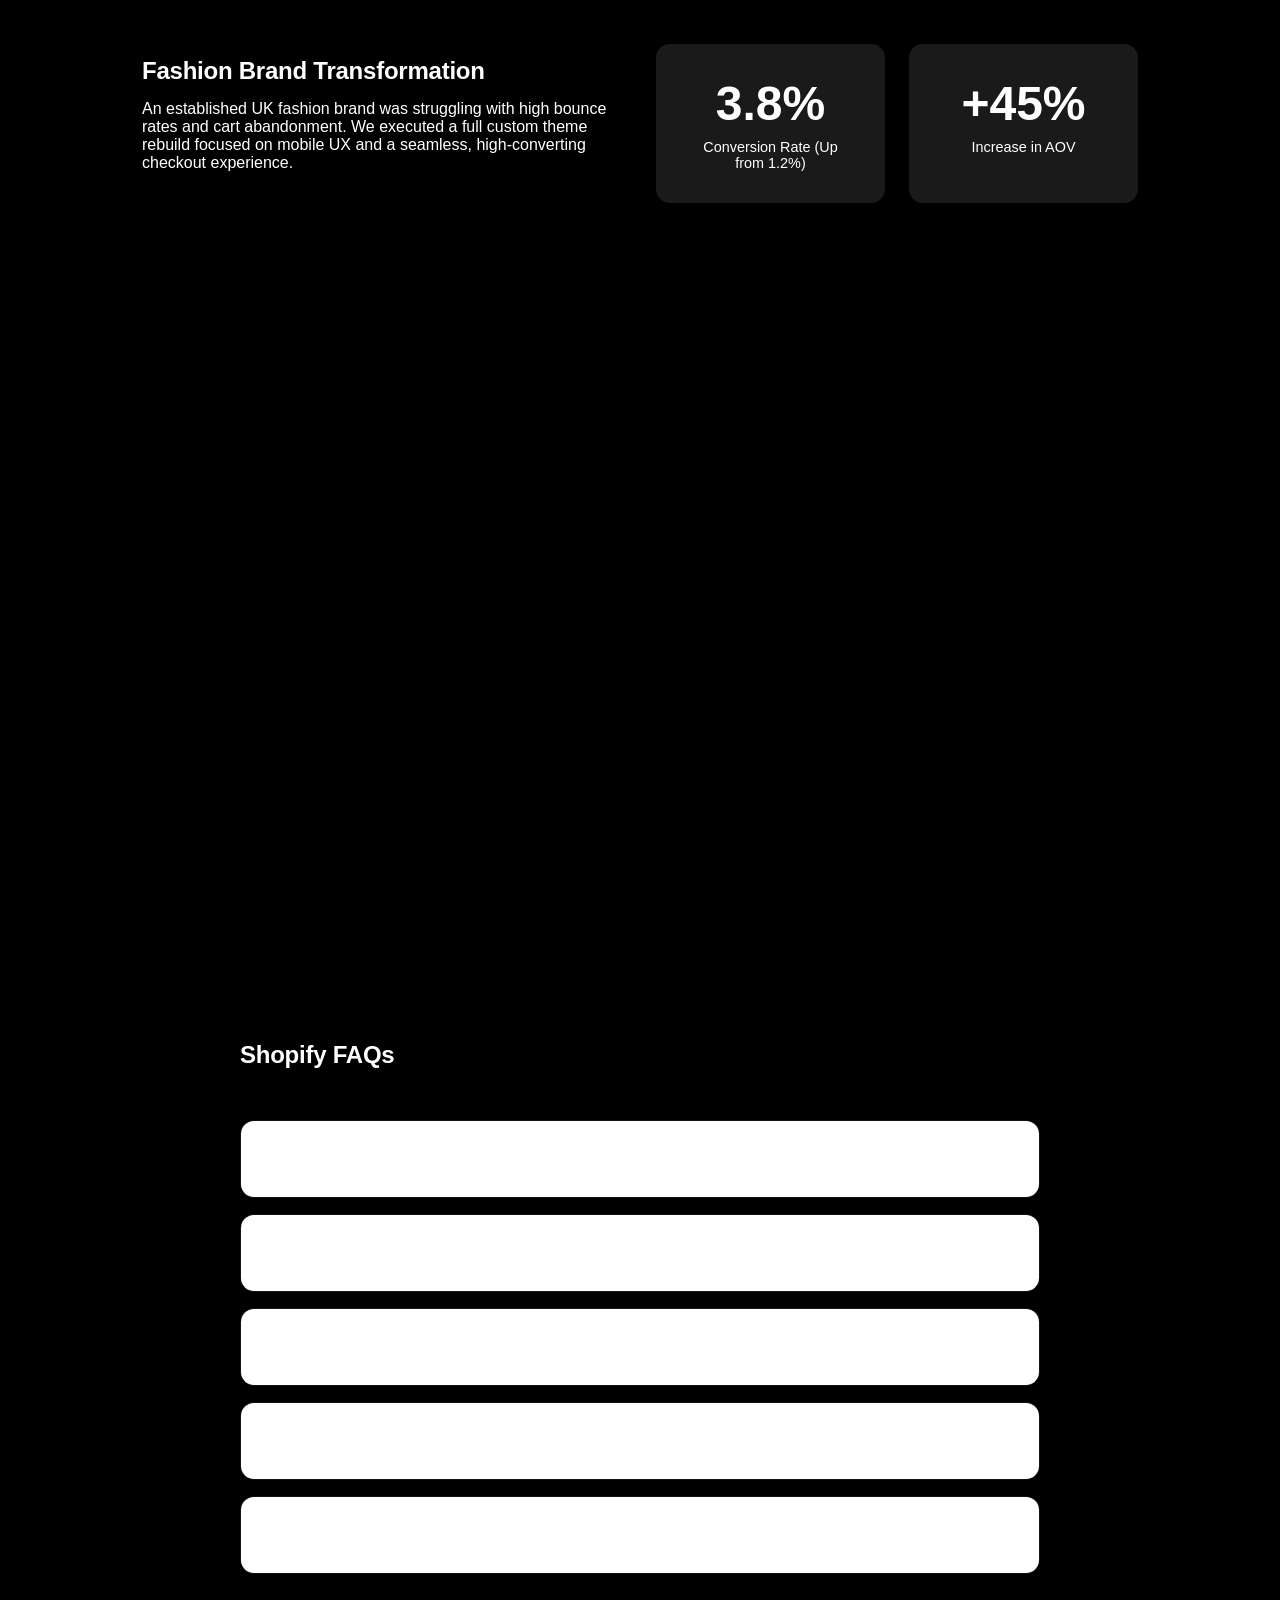
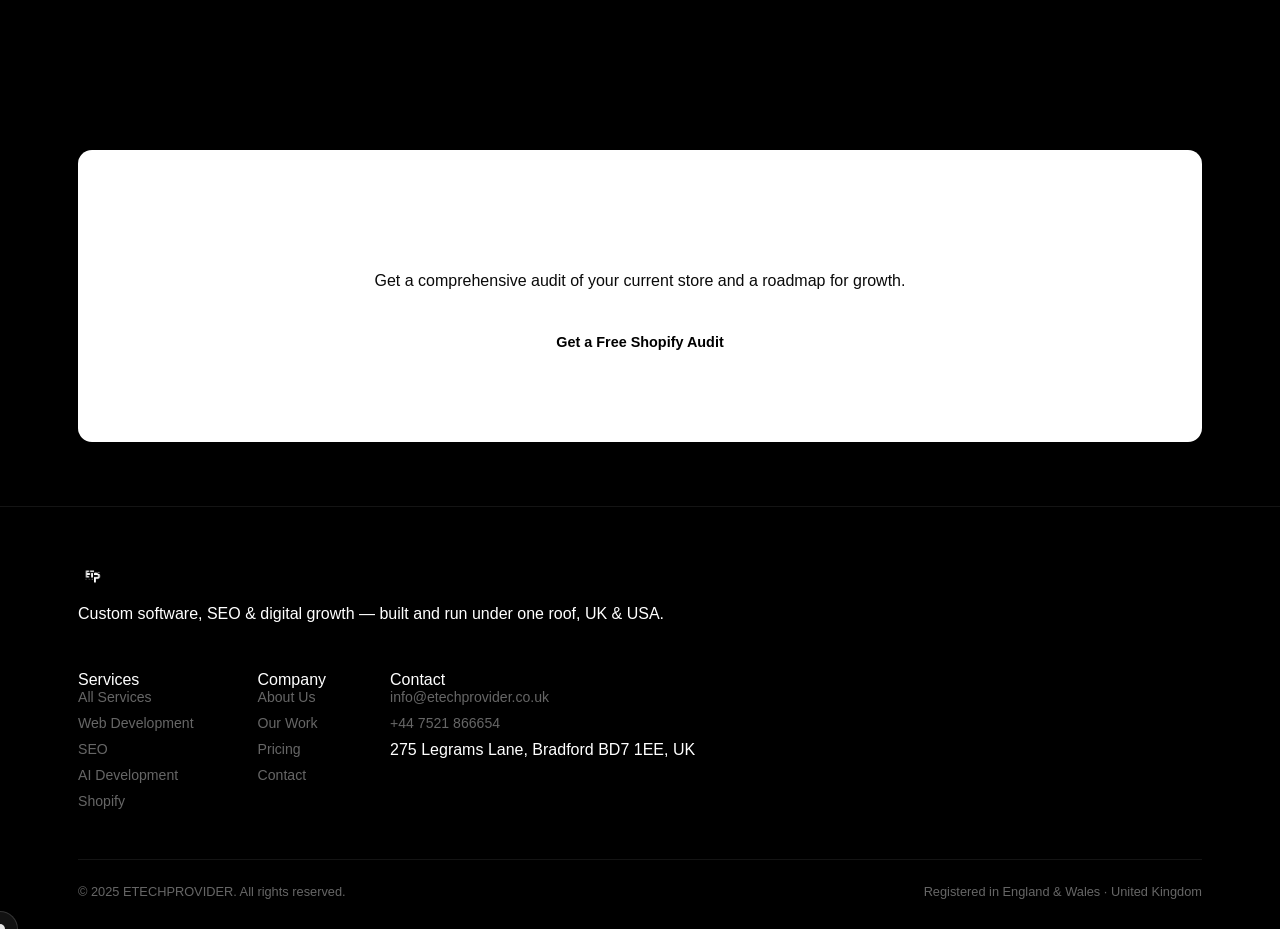
<file: services/shopify-development.html>
<!DOCTYPE html>
<html lang="en">
<head>
    <meta charset="UTF-8">
    <meta name="viewport" content="width=device-width, initial-scale=1.0">
    <title>Shopify Development UK | Custom Shopify Stores & Themes — ETechProvider</title>
    <meta name="description" content="Expert Shopify developer UK offering custom Shopify theme development, store migration, and conversion rate optimization for e-commerce brands.">
    <link rel="canonical" href="https://etechprovider.co.uk/services/shopify-development">
    <meta property="og:title" content="Shopify Development UK | Custom Shopify Stores & Themes — ETechProvider">
    <meta property="og:description" content="Shopify stores built to sell — not just look good. Elevate your e-commerce conversion rates.">
    <meta property="og:url" content="https://etechprovider.co.uk/services/shopify-development">
    <meta property="og:type" content="website">
    
    <link rel="stylesheet" href="../css/style.css">
    
    <style>
        .hero { padding: 120px 0 80px; text-align: center; }
        .hero h1 { font-size: 3rem; margin-bottom: 24px; color: var(--ink); }
        .hero p { font-size: 1.25rem; color: var(--ink-2); max-width: 800px; margin: 0 auto 32px; }
        
        .process-steps { display: flex; flex-wrap: wrap; gap: 16px; margin-top: 48px; justify-content: center; }
        .step { flex: 1; min-width: 150px; background: var(--paper); padding: 24px 16px; border-radius: var(--radius); border: 1px solid var(--line); text-align: center; }
        .step-num { width: 40px; height: 40px; background: var(--signal); color: white; border-radius: 50%; display: flex; align-items: center; justify-content: center; font-size: 1.2rem; font-weight: bold; margin: 0 auto 12px; }
        
        .tech-stack { display: flex; flex-wrap: wrap; gap: 16px; justify-content: center; margin-top: 24px; }
        .tech-badge { background: var(--line); padding: 8px 16px; border-radius: 100px; font-weight: 500; font-size: 0.9rem; }
        
        .case-study { background: var(--ink); color: white; padding: 64px; border-radius: var(--radius); margin-top: 64px; display: flex; flex-wrap: wrap; gap: 32px; align-items: center;}
        .case-study-content { flex: 1; min-width: 300px; }
        .stats-grid { display: grid; grid-template-columns: 1fr 1fr; gap: 24px; flex: 1; min-width: 300px; }
        .stat-box { background: rgba(255,255,255,0.1); padding: 32px; border-radius: var(--radius); text-align: center; }
        .stat-val { font-size: 3rem; font-weight: bold; color: var(--signal); margin-bottom: 8px; }
        
        .pricing-grid { display: grid; grid-template-columns: repeat(auto-fit, minmax(300px, 1fr)); gap: 32px; margin-top: 48px; }
        .price-card { border: 1px solid var(--line); border-radius: var(--radius); padding: 40px; text-align: center; }
        .price { font-size: 2.5rem; font-weight: bold; margin: 16px 0; color: var(--ink); }
        
        .faq-section { max-width: 800px; margin: 64px auto; }
        details { margin-bottom: 16px; border: 1px solid var(--line); border-radius: var(--radius); overflow: hidden; }
        summary { padding: 24px; font-weight: 600; cursor: pointer; background: var(--paper); display: flex; justify-content: space-between; align-items: center; }
        summary::after { content: '+'; font-size: 1.5rem; }
        details[open] summary::after { content: '-'; }
        .faq-content { padding: 24px; border-top: 1px solid var(--line); background: var(--paper); color: var(--ink-2); }
        
        .cta-section { text-align: center; padding: 80px 0; background: var(--paper); border-radius: var(--radius); margin: 64px 0; }
    </style>

    <script type="application/ld+json">
    {
      "@context": "https://schema.org",
      "@type": "BreadcrumbList",
      "itemListElement": [{
        "@type": "ListItem",
        "position": 1,
        "name": "Home",
        "item": "https://etechprovider.co.uk/"
      },{
        "@type": "ListItem",
        "position": 2,
        "name": "Services",
        "item": "https://etechprovider.co.uk/services/"
      },{
        "@type": "ListItem",
        "position": 3,
        "name": "Shopify Development"
      }]
    }
    </script>

    <script type="application/ld+json">
    {
      "@context": "https://schema.org",
      "@type": "FAQPage",
      "mainEntity": [
        {
          "@type": "Question",
          "name": "Shopify vs WooCommerce: Which is better?",
          "acceptedAnswer": {
            "@type": "Answer",
            "text": "For most e-commerce businesses, Shopify offers superior reliability, security, and a better checkout experience. WooCommerce is viable if you require deep integration with an existing complex WordPress content site."
          }
        },
        {
          "@type": "Question",
          "name": "Do you migrate stores to Shopify?",
          "acceptedAnswer": {
            "@type": "Answer",
            "text": "Yes, we handle seamless data migrations from Magento, WooCommerce, Wix, and custom platforms, ensuring your SEO, products, and customer data remain intact."
          }
        },
        {
          "@type": "Question",
          "name": "What is headless Shopify?",
          "acceptedAnswer": {
            "@type": "Answer",
            "text": "Headless Shopify separates the front-end (often built in Next.js or Hydrogen) from the Shopify backend. It provides ultra-fast loading speeds and limitless design flexibility for high-volume brands."
          }
        },
        {
          "@type": "Question",
          "name": "How long does a custom Shopify build take?",
          "acceptedAnswer": {
            "@type": "Answer",
            "text": "A standard custom theme build takes roughly 4-6 weeks. Complex Shopify Plus setups or headless architectures can take 8-12 weeks."
          }
        },
        {
          "@type": "Question",
          "name": "Do you offer ongoing support after launch?",
          "acceptedAnswer": {
            "@type": "Answer",
            "text": "Absolutely. E-commerce is continuous. We provide ongoing support, conversion rate optimization (CRO) iterations, and new app integrations as your store grows."
          }
        }
      ]
    }
    </script>
<!-- Google tag (gtag.js) -->
<script async src="https://www.googletagmanager.com/gtag/js?id=G-SDSSC49K98"></script>
<script>
  window.dataLayer = window.dataLayer || [];
  function gtag(){dataLayer.push(arguments);}
  gtag('js', new Date());

  gtag('config', 'G-SDSSC49K98');
</script>
</head>
<body>

<header>
  <nav>
    <a href="/" class="logo"><img src="../DiCQNU.jpg" alt="ETechProvider Logo"></a>
    <div class="nav-links" id="navLinks">
      <a href="/">Home</a>
      <a href="../services.html">Services</a>
      <a href="../about.html">About</a>
      <a href="../work.html">Work</a>
      <a href="../pricing.html">Pricing</a>
      <a href="../pricing.html#book-session" style="color:var(--signal);font-weight:600;">Book a Session</a>
      <a href="../payments.html">Payments</a>
      <a href="../contact.html">Contact</a>
    </div>
    <div class="nav-right">
      <a href="../contact.html" class="btn btn-primary nav-cta">Get a quote</a>
      <button class="menu-toggle" id="menuToggle" aria-label="Toggle menu" aria-expanded="false">&#9776;</button>
      <a href="../contact.html" class="nav-mobile-cta">&#128172; Get a Free Quote</a>
    </div>
  </nav>
</header>

<main>
    <section class="section-pad hero">
        <div class="wrap">
            <h1>Shopify stores built to sell — not just look good</h1>
            <p>Most Shopify stores use the same saturated templates and wonder why conversions are low. A true custom Shopify build is engineered around your specific product architecture, customer psychology, and optimized checkout flow.</p>
            <a href="#audit" class="btn btn-primary">Get a Free Shopify Audit</a>
        </div>
    </section>

    <section class="section-pad">
        <div class="wrap">
            <h2 class="sec-head text-center">Expert Shopify Developer UK</h2>
            <p class="text-center" style="max-width:800px; margin:0 auto; color:var(--ink-2);">We deliver comprehensive e-commerce solutions including custom Shopify theme development, Shopify Plus setups, deep product page optimization, conversion rate optimization, advanced payment integrations, and ultra-fast headless builds.</p>
            
            <div class="process-steps">
                <div class="step"><div class="step-num">1</div><div style="font-weight:600">Audit</div></div>
                <div class="step"><div class="step-num">2</div><div style="font-weight:600">Strategy</div></div>
                <div class="step"><div class="step-num">3</div><div style="font-weight:600">Design</div></div>
                <div class="step"><div class="step-num">4</div><div style="font-weight:600">Build</div></div>
                <div class="step"><div class="step-num">5</div><div style="font-weight:600">Import</div></div>
                <div class="step"><div class="step-num">6</div><div style="font-weight:600">Integrate</div></div>
                <div class="step"><div class="step-num">7</div><div style="font-weight:600">Launch</div></div>
            </div>
        </div>
    </section>
    
    <section class="section-pad">
        <div class="wrap text-center">
            <h2 class="sec-head">E-Commerce Tech Stack</h2>
            <div class="tech-stack">
                <span class="tech-badge">Shopify Liquid</span>
                <span class="tech-badge">Shopify CLI</span>
                <span class="tech-badge">Node.js</span>
                <span class="tech-badge">Hydrogen (Headless)</span>
                <span class="tech-badge">Klaviyo</span>
                <span class="tech-badge">Recharge</span>
                <span class="tech-badge">Loox</span>
            </div>
        </div>
    </section>

    <section class="section-pad">
        <div class="wrap">
            <div class="case-study">
                <div class="case-study-content">
                    <h2 style="margin-bottom: 16px;">Fashion Brand Transformation</h2>
                    <p>An established UK fashion brand was struggling with high bounce rates and cart abandonment. We executed a full custom theme rebuild focused on mobile UX and a seamless, high-converting checkout experience.</p>
                </div>
                <div class="stats-grid">
                    <div class="stat-box">
                        <div class="stat-val">3.8%</div>
                        <div style="font-size:0.9rem">Conversion Rate (Up from 1.2%)</div>
                    </div>
                    <div class="stat-box">
                        <div class="stat-val">+45%</div>
                        <div style="font-size:0.9rem">Increase in AOV</div>
                    </div>
                </div>
            </div>
        </div>
    </section>

    <section class="section-pad">
        <div class="wrap">
            <h2 class="sec-head text-center">Shopify Development Pricing</h2>
            <div class="pricing-grid">
                <div class="price-card">
                    <h3>Shopify Setup</h3>
                    <div class="price">From £799</div>
                    <p>Professional setup using a premium theme configured to your brand.</p>
                </div>
                <div class="price-card" style="border-color:var(--signal); box-shadow: 0 10px 30px rgba(0,0,0,0.1);">
                    <h3>Custom Theme</h3>
                    <div class="price">From £1,999</div>
                    <p>Bespoke design and Liquid development for maximum conversion.</p>
                </div>
                <div class="price-card">
                    <h3>Shopify Plus</h3>
                    <div class="price">From £3,999</div>
                    <p>Enterprise architecture, headless builds, and deep custom integrations.</p>
                </div>
            </div>
        </div>
    </section>

    <section class="section-pad faq-section">
        <h2 class="sec-head text-center">Shopify FAQs</h2>
        
        <details>
            <summary>Shopify vs WooCommerce: Which is better?</summary>
            <div class="faq-content">For most e-commerce businesses, Shopify offers superior reliability, security, and a better checkout experience. WooCommerce is viable if you require deep integration with an existing complex WordPress content site.</div>
        </details>
        <details>
            <summary>Do you migrate stores to Shopify?</summary>
            <div class="faq-content">Yes, we handle seamless data migrations from Magento, WooCommerce, Wix, and custom platforms, ensuring your SEO, products, and customer data remain intact.</div>
        </details>
        <details>
            <summary>What is headless Shopify?</summary>
            <div class="faq-content">Headless Shopify separates the front-end (often built in Next.js or Hydrogen) from the Shopify backend. It provides ultra-fast loading speeds and limitless design flexibility for high-volume brands.</div>
        </details>
        <details>
            <summary>How long does a custom Shopify build take?</summary>
            <div class="faq-content">A standard custom theme build takes roughly 4-6 weeks. Complex Shopify Plus setups or headless architectures can take 8-12 weeks.</div>
        </details>
        <details>
            <summary>Do you offer ongoing support after launch?</summary>
            <div class="faq-content">Absolutely. E-commerce is continuous. We provide ongoing support, conversion rate optimization (CRO) iterations, and new app integrations as your store grows.</div>
        </details>
    </section>

    <section class="wrap">
        <div class="cta-section" id="audit">
            <h2>Ready to scale your e-commerce revenue?</h2>
            <p style="margin-bottom:32px; color:var(--ink-2);">Get a comprehensive audit of your current store and a roadmap for growth.</p>
            <a href="../contact.html" class="btn btn-primary">Get a Free Shopify Audit</a>
        </div>
    </section>
</main>

<footer>
  <div class="wrap">
    <div class="footer-top">
      <div class="footer-brand">
        <a href="/" class="logo"><img src="../DiCQNU.jpg" alt="ETechProvider"></a>
        <p>Custom software, SEO &amp; digital growth — built and run under one roof, UK &amp; USA.</p>
      </div>
      <div class="footer-cols">
        <div class="footer-col">
          <div class="col-head">Services</div>
          <a href="../services.html">All Services</a>
          <a href="../services/web-development.html">Web Development</a>
          <a href="../services/seo.html">SEO</a>
          <a href="../services/ai-development.html">AI Development</a>
          <a href="../services/shopify-development.html">Shopify</a>
        </div>
        <div class="footer-col">
          <div class="col-head">Company</div>
          <a href="../about.html">About Us</a>
          <a href="../work.html">Our Work</a>
          <a href="../pricing.html">Pricing</a>
          <a href="../contact.html">Contact</a>
        </div>
        <div class="footer-col">
          <div class="col-head">Contact</div>
          <a href="mailto:info@etechprovider.co.uk">info@etechprovider.co.uk</a>
          <a href="tel:+447521866654">+44 7521 866654</a>
          <span>275 Legrams Lane, Bradford BD7 1EE, UK</span>
        </div>
      </div>
    </div>
    <div class="footer-bottom">
      <span>© 2025 ETECHPROVIDER. All rights reserved.</span>
      <span>Registered in England &amp; Wales · United Kingdom</span>
    </div>
  </div>
</footer>

<script src="../js/config.js"></script>
<script src="../js/motion.js"></script>
<script src="../js/main.js"></script>
</body>
</html>
</file>
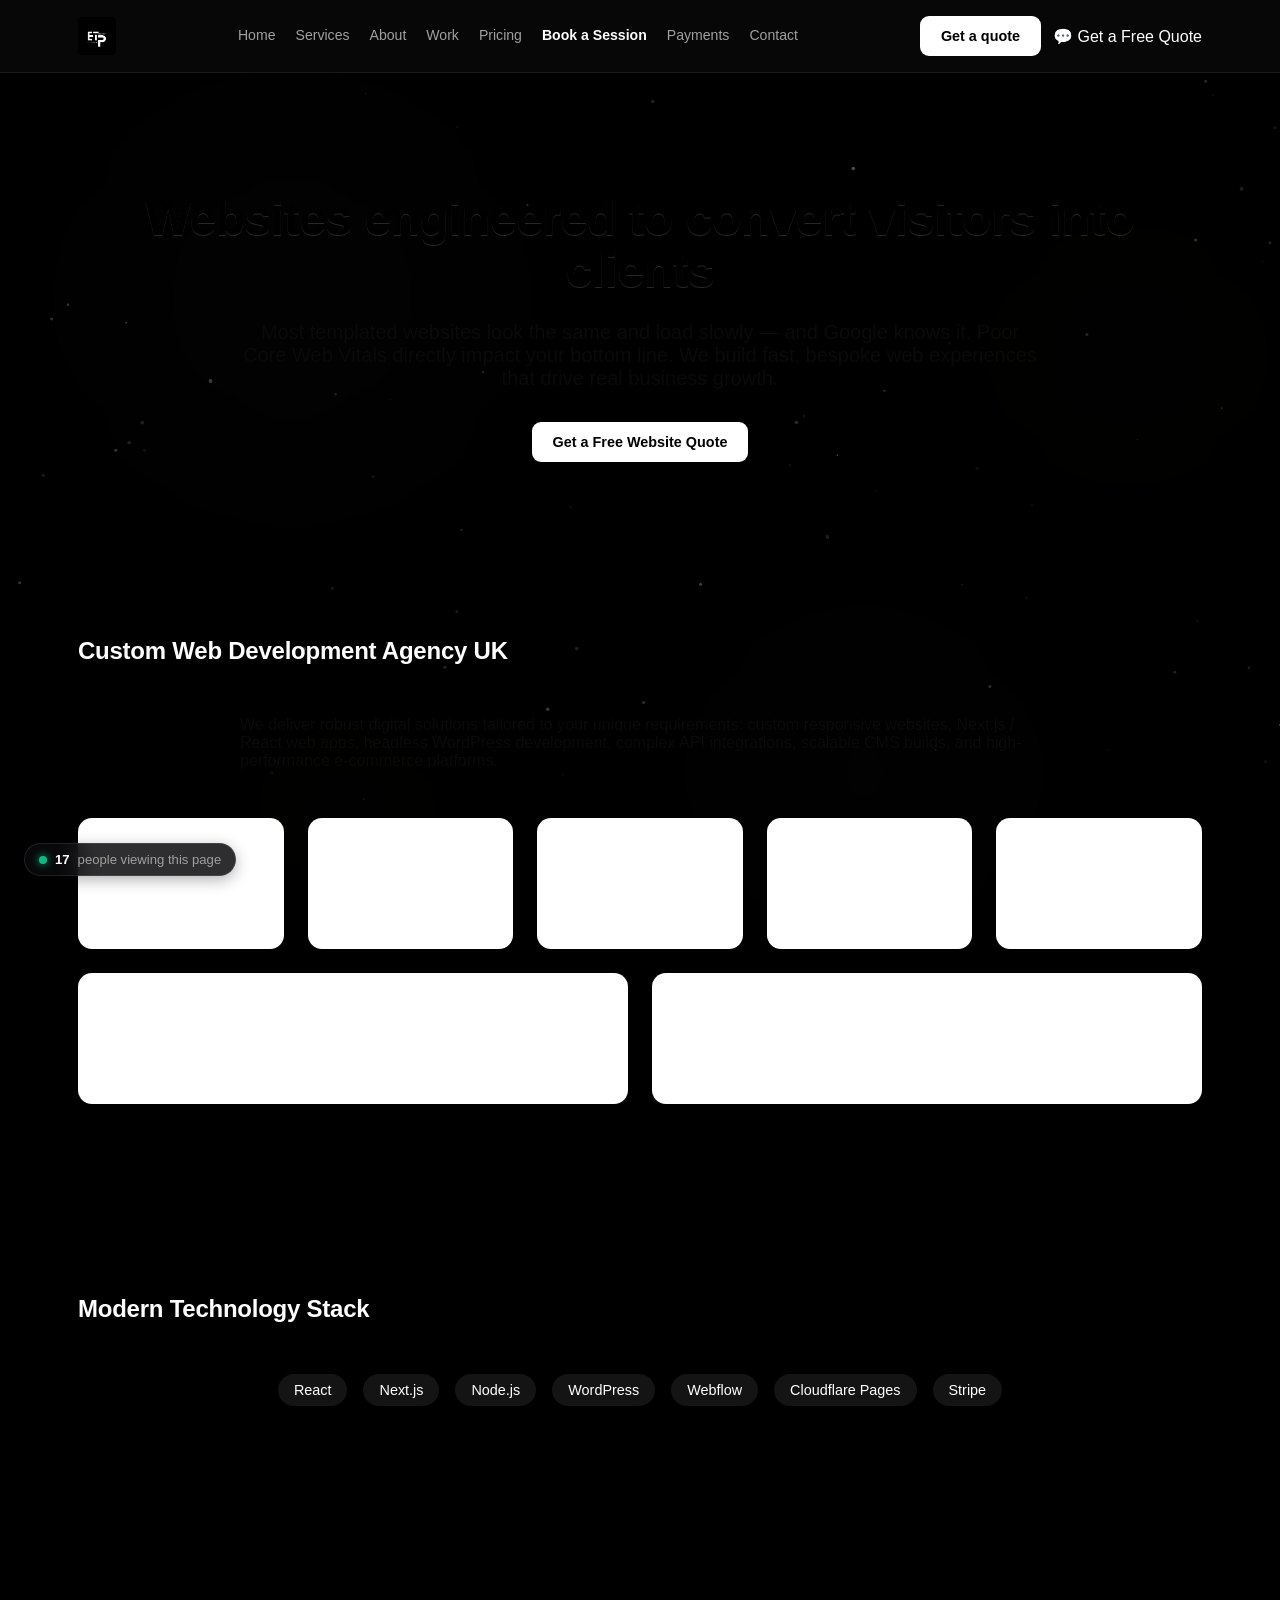
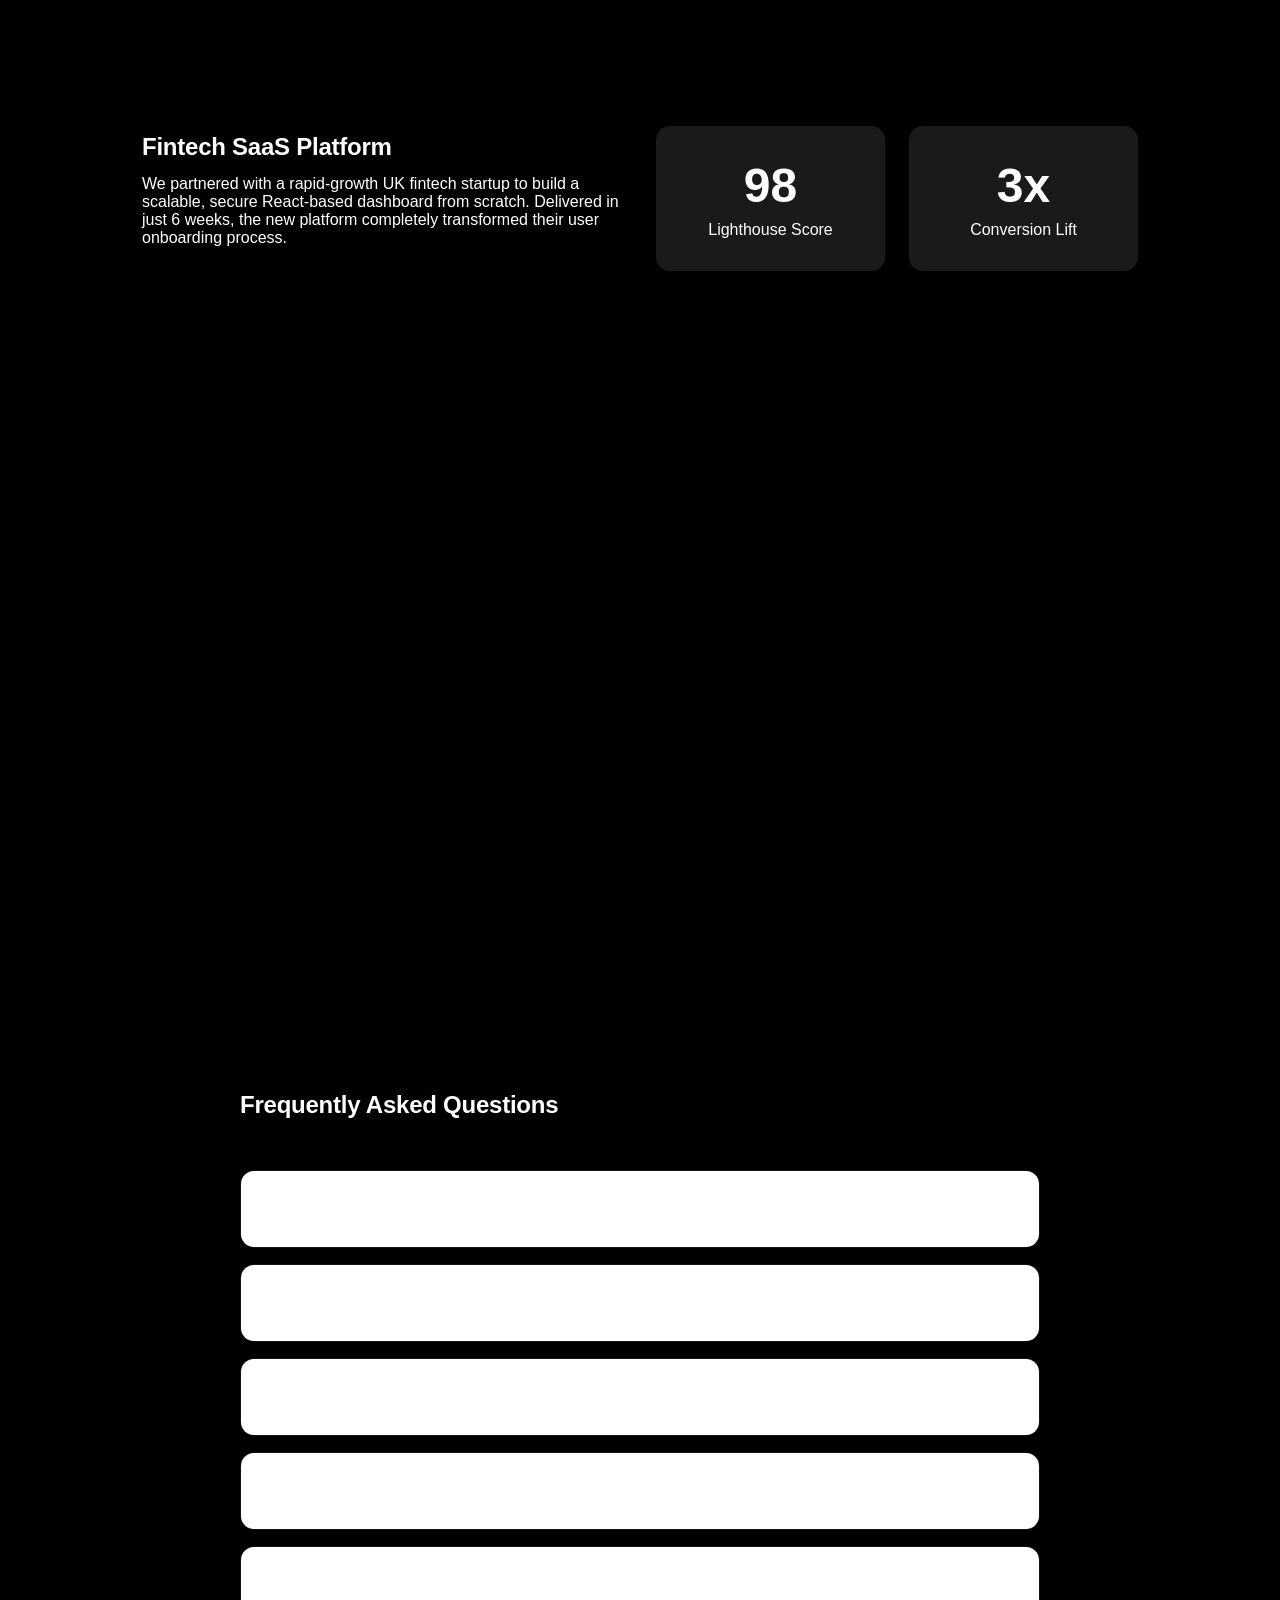
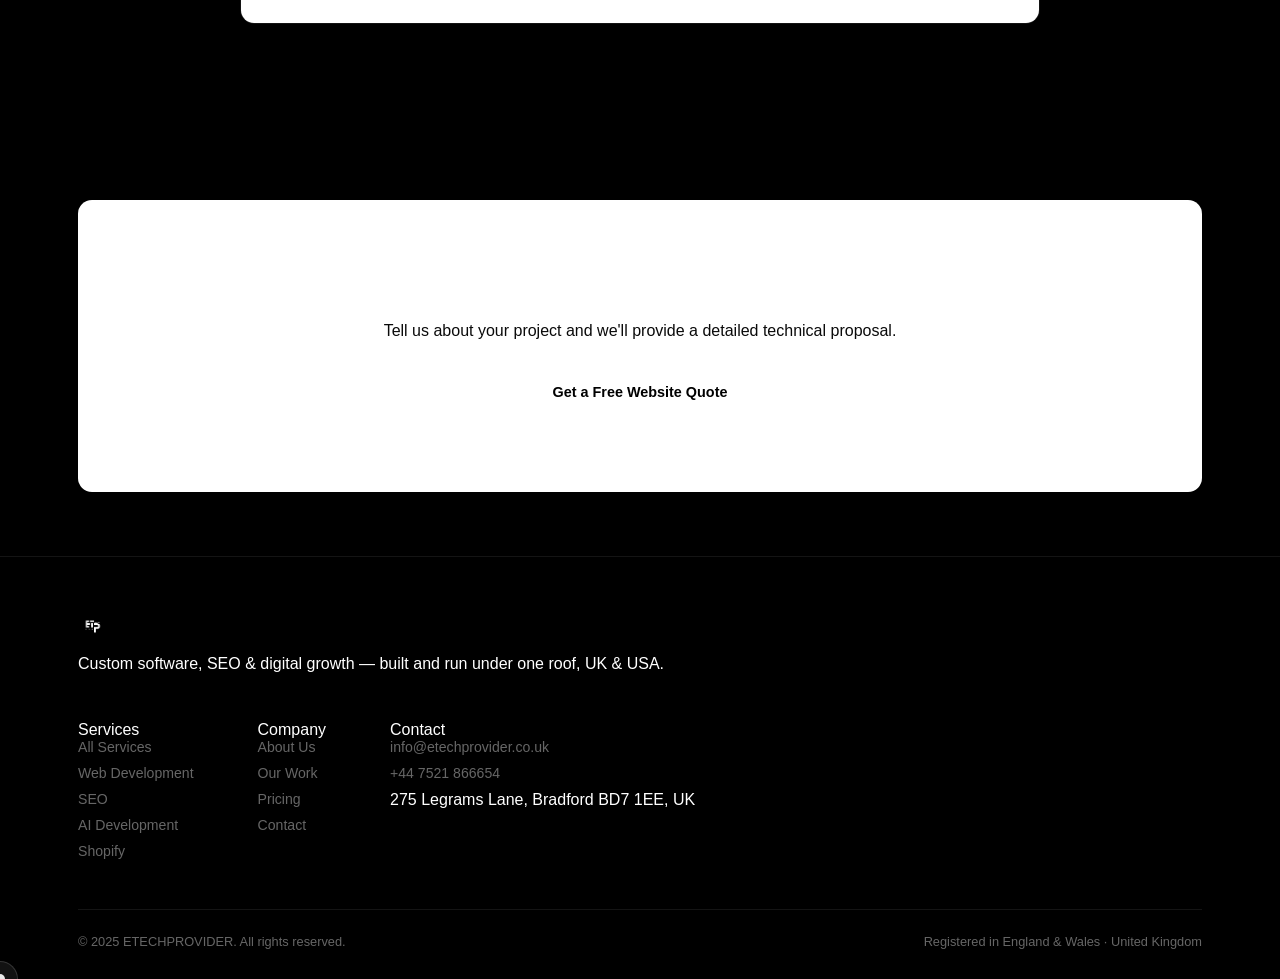
<file: services/web-development.html>
<!DOCTYPE html>
<html lang="en">
<head>
    <meta charset="UTF-8">
    <meta name="viewport" content="width=device-width, initial-scale=1.0">
    <title>Web Development UK | Custom Websites & Web Apps — ETechProvider</title>
    <meta name="description" content="Web development agency UK. Custom responsive websites, Next.js web apps, API integrations, and e-commerce platforms designed for performance and conversion.">
    <link rel="canonical" href="https://etechprovider.co.uk/services/web-development">
    <meta property="og:title" content="Web Development UK | Custom Websites & Web Apps — ETechProvider">
    <meta property="og:description" content="Websites engineered to convert visitors into clients. High-performance custom web development UK.">
    <meta property="og:url" content="https://etechprovider.co.uk/services/web-development">
    <meta property="og:type" content="website">
    
    <link rel="stylesheet" href="../css/style.css">
    
    <style>
        .hero { padding: 120px 0 80px; text-align: center; }
        .hero h1 { font-size: 3rem; margin-bottom: 24px; color: var(--ink); }
        .hero p { font-size: 1.25rem; color: var(--ink-2); max-width: 800px; margin: 0 auto 32px; }
        
        .process-steps { display: flex; flex-wrap: wrap; gap: 24px; margin-top: 48px; justify-content: center; }
        .step { flex: 1; min-width: 180px; background: var(--paper); padding: 24px; border-radius: var(--radius); border: 1px solid var(--line); text-align: center; }
        .step-num { width: 48px; height: 48px; background: var(--signal); color: white; border-radius: 50%; display: flex; align-items: center; justify-content: center; font-size: 1.5rem; font-weight: bold; margin: 0 auto 16px; }
        
        .tech-stack { display: flex; flex-wrap: wrap; gap: 16px; justify-content: center; margin-top: 24px; }
        .tech-badge { background: var(--line); padding: 8px 16px; border-radius: 100px; font-weight: 500; font-size: 0.9rem; }
        
        .case-study { background: var(--ink); color: white; padding: 64px; border-radius: var(--radius); margin-top: 64px; display: flex; flex-wrap: wrap; gap: 32px; align-items: center;}
        .case-study-content { flex: 1; min-width: 300px; }
        .stats-grid { display: grid; grid-template-columns: 1fr 1fr; gap: 24px; flex: 1; min-width: 300px; }
        .stat-box { background: rgba(255,255,255,0.1); padding: 32px; border-radius: var(--radius); text-align: center; }
        .stat-val { font-size: 3rem; font-weight: bold; color: var(--signal); margin-bottom: 8px; }
        
        .pricing-grid { display: grid; grid-template-columns: repeat(auto-fit, minmax(300px, 1fr)); gap: 32px; margin-top: 48px; }
        .price-card { border: 1px solid var(--line); border-radius: var(--radius); padding: 40px; text-align: center; }
        .price { font-size: 2.5rem; font-weight: bold; margin: 16px 0; color: var(--ink); }
        
        .faq-section { max-width: 800px; margin: 64px auto; }
        details { margin-bottom: 16px; border: 1px solid var(--line); border-radius: var(--radius); overflow: hidden; }
        summary { padding: 24px; font-weight: 600; cursor: pointer; background: var(--paper); display: flex; justify-content: space-between; align-items: center; }
        summary::after { content: '+'; font-size: 1.5rem; }
        details[open] summary::after { content: '-'; }
        .faq-content { padding: 24px; border-top: 1px solid var(--line); background: var(--paper); color: var(--ink-2); }
        
        .cta-section { text-align: center; padding: 80px 0; background: var(--paper); border-radius: var(--radius); margin: 64px 0; }
    </style>

    <script type="application/ld+json">
    {
      "@context": "https://schema.org",
      "@type": "BreadcrumbList",
      "itemListElement": [{
        "@type": "ListItem",
        "position": 1,
        "name": "Home",
        "item": "https://etechprovider.co.uk/"
      },{
        "@type": "ListItem",
        "position": 2,
        "name": "Services",
        "item": "https://etechprovider.co.uk/services/"
      },{
        "@type": "ListItem",
        "position": 3,
        "name": "Web Development"
      }]
    }
    </script>

    <script type="application/ld+json">
    {
      "@context": "https://schema.org",
      "@type": "FAQPage",
      "mainEntity": [
        {
          "@type": "Question",
          "name": "How long does it take to build a custom website?",
          "acceptedAnswer": {
            "@type": "Answer",
            "text": "A standard custom website typically takes 4-6 weeks from discovery to launch. Complex web apps or e-commerce platforms can take 8-12 weeks."
          }
        },
        {
          "@type": "Question",
          "name": "Do you develop WordPress websites?",
          "acceptedAnswer": {
            "@type": "Answer",
            "text": "Yes, we build highly optimized, custom WordPress websites that are easy for you to manage, utilizing modern tech like headless setups when necessary."
          }
        },
        {
          "@type": "Question",
          "name": "Should I choose React/Next.js or WordPress?",
          "acceptedAnswer": {
            "@type": "Answer",
            "text": "It depends on your needs. Next.js is perfect for high-performance web apps, complex integrations, and large-scale platforms. WordPress is great for content-heavy marketing sites with frequent blog updates."
          }
        },
        {
          "@type": "Question",
          "name": "Will my website be mobile-friendly and fast?",
          "acceptedAnswer": {
            "@type": "Answer",
            "text": "Absolutely. All our websites are built mobile-first and optimized rigorously for Core Web Vitals, ensuring lightning-fast load times on all devices."
          }
        },
        {
          "@type": "Question",
          "name": "What is included in your ongoing support?",
          "acceptedAnswer": {
            "@type": "Answer",
            "text": "Our support packages include security updates, daily backups, performance monitoring, technical SEO checks, and dedicated hours for content or feature updates."
          }
        }
      ]
    }
    </script>
<!-- Google tag (gtag.js) -->
<script async src="https://www.googletagmanager.com/gtag/js?id=G-SDSSC49K98"></script>
<script>
  window.dataLayer = window.dataLayer || [];
  function gtag(){dataLayer.push(arguments);}
  gtag('js', new Date());

  gtag('config', 'G-SDSSC49K98');
</script>
</head>
<body>

<header>
  <nav>
    <a href="/" class="logo"><img src="../DiCQNU.jpg" alt="ETechProvider Logo"></a>
    <div class="nav-links" id="navLinks">
      <a href="/">Home</a>
      <a href="../services.html">Services</a>
      <a href="../about.html">About</a>
      <a href="../work.html">Work</a>
      <a href="../pricing.html">Pricing</a>
      <a href="../pricing.html#book-session" style="color:var(--signal);font-weight:600;">Book a Session</a>
      <a href="../payments.html">Payments</a>
      <a href="../contact.html">Contact</a>
    </div>
    <div class="nav-right">
      <a href="../contact.html" class="btn btn-primary nav-cta">Get a quote</a>
      <button class="menu-toggle" id="menuToggle" aria-label="Toggle menu" aria-expanded="false">&#9776;</button>
      <a href="../contact.html" class="nav-mobile-cta">&#128172; Get a Free Quote</a>
    </div>
  </nav>
</header>

<main>
    <section class="section-pad hero">
        <div class="wrap">
            <h1>Websites engineered to convert visitors into clients</h1>
            <p>Most templated websites look the same and load slowly — and Google knows it. Poor Core Web Vitals directly impact your bottom line. We build fast, bespoke web experiences that drive real business growth.</p>
            <a href="#quote" class="btn btn-primary">Get a Free Website Quote</a>
        </div>
    </section>

    <section class="section-pad">
        <div class="wrap">
            <h2 class="sec-head text-center">Custom Web Development Agency UK</h2>
            <p class="text-center" style="max-width:800px; margin:0 auto; color:var(--ink-2);">We deliver robust digital solutions tailored to your unique requirements: custom responsive websites, Next.js / React web apps, headless WordPress development, complex API integrations, scalable CMS builds, and high-performance e-commerce platforms.</p>
            
            <div class="process-steps">
                <div class="step">
                    <div class="step-num">1</div>
                    <h4>Discovery</h4>
                </div>
                <div class="step">
                    <div class="step-num">2</div>
                    <h4>Wireframes</h4>
                </div>
                <div class="step">
                    <div class="step-num">3</div>
                    <h4>Design</h4>
                </div>
                <div class="step">
                    <div class="step-num">4</div>
                    <h4>Development</h4>
                </div>
                <div class="step">
                    <div class="step-num">5</div>
                    <h4>QA</h4>
                </div>
                <div class="step">
                    <div class="step-num">6</div>
                    <h4>Launch</h4>
                </div>
                <div class="step">
                    <div class="step-num">7</div>
                    <h4>Support</h4>
                </div>
            </div>
        </div>
    </section>
    
    <section class="section-pad">
        <div class="wrap text-center">
            <h2 class="sec-head">Modern Technology Stack</h2>
            <div class="tech-stack">
                <span class="tech-badge">React</span>
                <span class="tech-badge">Next.js</span>
                <span class="tech-badge">Node.js</span>
                <span class="tech-badge">WordPress</span>
                <span class="tech-badge">Webflow</span>
                <span class="tech-badge">Cloudflare Pages</span>
                <span class="tech-badge">Stripe</span>
            </div>
        </div>
    </section>

    <section class="section-pad">
        <div class="wrap">
            <div class="case-study">
                <div class="case-study-content">
                    <h2 style="margin-bottom: 16px;">Fintech SaaS Platform</h2>
                    <p>We partnered with a rapid-growth UK fintech startup to build a scalable, secure React-based dashboard from scratch. Delivered in just 6 weeks, the new platform completely transformed their user onboarding process.</p>
                </div>
                <div class="stats-grid">
                    <div class="stat-box">
                        <div class="stat-val">98</div>
                        <div>Lighthouse Score</div>
                    </div>
                    <div class="stat-box">
                        <div class="stat-val">3x</div>
                        <div>Conversion Lift</div>
                    </div>
                </div>
            </div>
        </div>
    </section>

    <section class="section-pad">
        <div class="wrap">
            <h2 class="sec-head text-center">Project Pricing Estimates</h2>
            <div class="pricing-grid">
                <div class="price-card">
                    <h3>Starter Website</h3>
                    <div class="price">£799</div>
                    <p>Perfect for new businesses needing a professional web presence.</p>
                </div>
                <div class="price-card" style="border-color:var(--signal); box-shadow: 0 10px 30px rgba(0,0,0,0.1);">
                    <h3>Growth Site</h3>
                    <div class="price">£1,999</div>
                    <p>Custom design, CMS integration, and SEO optimization.</p>
                </div>
                <div class="price-card">
                    <h3>Custom Web App</h3>
                    <div class="price">From £4,999</div>
                    <p>Complex logic, user portals, and deep API integrations.</p>
                </div>
            </div>
        </div>
    </section>

    <section class="section-pad faq-section">
        <h2 class="sec-head text-center">Frequently Asked Questions</h2>
        
        <details>
            <summary>How long does a website take to build?</summary>
            <div class="faq-content">A standard custom website typically takes 4-6 weeks from discovery to launch. Complex web apps or e-commerce platforms can take 8-12 weeks.</div>
        </details>
        <details>
            <summary>Do you develop WordPress websites?</summary>
            <div class="faq-content">Yes, we build highly optimized, custom WordPress websites that are easy for you to manage, utilizing modern tech like headless setups when necessary.</div>
        </details>
        <details>
            <summary>React vs WordPress: Which is right for me?</summary>
            <div class="faq-content">It depends on your needs. Next.js/React is perfect for high-performance web apps, complex integrations, and large-scale platforms. WordPress is great for content-heavy marketing sites.</div>
        </details>
        <details>
            <summary>Will my website be fast and responsive?</summary>
            <div class="faq-content">Absolutely. All our websites are built mobile-first and optimized rigorously for Core Web Vitals, ensuring lightning-fast load times on all devices.</div>
        </details>
        <details>
            <summary>What's included in ongoing support?</summary>
            <div class="faq-content">Our support packages include security updates, daily backups, performance monitoring, technical SEO checks, and dedicated hours for content or feature updates.</div>
        </details>
    </section>

    <section class="wrap">
        <div class="cta-section" id="quote">
            <h2>Let's build something exceptional</h2>
            <p style="margin-bottom:32px; color:var(--ink-2);">Tell us about your project and we'll provide a detailed technical proposal.</p>
            <a href="../contact.html" class="btn btn-primary">Get a Free Website Quote</a>
        </div>
    </section>
</main>

<footer>
  <div class="wrap">
    <div class="footer-top">
      <div class="footer-brand">
        <a href="/" class="logo"><img src="../DiCQNU.jpg" alt="ETechProvider"></a>
        <p>Custom software, SEO &amp; digital growth — built and run under one roof, UK &amp; USA.</p>
      </div>
      <div class="footer-cols">
        <div class="footer-col">
          <div class="col-head">Services</div>
          <a href="../services.html">All Services</a>
          <a href="../services/web-development.html">Web Development</a>
          <a href="../services/seo.html">SEO</a>
          <a href="../services/ai-development.html">AI Development</a>
          <a href="../services/shopify-development.html">Shopify</a>
        </div>
        <div class="footer-col">
          <div class="col-head">Company</div>
          <a href="../about.html">About Us</a>
          <a href="../work.html">Our Work</a>
          <a href="../pricing.html">Pricing</a>
          <a href="../contact.html">Contact</a>
        </div>
        <div class="footer-col">
          <div class="col-head">Contact</div>
          <a href="mailto:info@etechprovider.co.uk">info@etechprovider.co.uk</a>
          <a href="tel:+447521866654">+44 7521 866654</a>
          <span>275 Legrams Lane, Bradford BD7 1EE, UK</span>
        </div>
      </div>
    </div>
    <div class="footer-bottom">
      <span>© 2025 ETECHPROVIDER. All rights reserved.</span>
      <span>Registered in England &amp; Wales · United Kingdom</span>
    </div>
  </div>
</footer>

<script src="../js/config.js"></script>
<script src="../js/motion.js"></script>
<script src="../js/main.js"></script>
</body>
</html>
</file>
<file: css/style.css>
:root{
  --ink:#000000;
  --ink-2:#0A0A0A;
  --ink-3:#121212;
  --line: rgba(255,255,255,0.08);
  --paper:#FFFFFF;
  --muted:#A0A0A0;
  --muted-2:#666666;
  --signal:#FFFFFF;
  --signal-dim: rgba(255,255,255,0.08);
  --amber:#FFB454;
  --radius: 14px;
  --max: 1180px;
}
*{box-sizing:border-box;}
html{scroll-behavior:smooth;}
body{
  margin:0;
  background:var(--ink);
  color:var(--paper);
  font-family:'Inter',sans-serif;
  -webkit-font-smoothing:antialiased;
  overflow-x:hidden;
}
h1,h2,h3,h4{
  font-family:'Space Grotesk',sans-serif;
  margin:0;
  line-height:1.08;
  letter-spacing:-0.01em;
}
.mono{
  font-family:'IBM Plex Mono',monospace;
  letter-spacing:0.06em;
}
a{color:inherit;text-decoration:none;}
img{max-width:100%;display:block;}
.wrap{max-width:var(--max);margin:0 auto;padding:0 28px;}
section{position:relative;}

/* custom scroll bar */
::-webkit-scrollbar {
  width: 8px;
}
::-webkit-scrollbar-track {
  background: var(--ink);
}
::-webkit-scrollbar-thumb {
  background: var(--ink-3);
  border-radius: 4px;
}
::-webkit-scrollbar-thumb:hover {
  background: var(--signal);
}

/* scroll progress bar */
#scrollProgress {
  position: fixed;
  top: 0; left: 0;
  height: 3px;
  background: linear-gradient(90deg, var(--signal), var(--amber));
  z-index: 999;
  width: 0%;
  transition: width 0.1s ease-out;
}

/* faint circuit background texture */
.circuit-bg{
  position:absolute;inset:0;
  background-image:
    linear-gradient(var(--line) 1px, transparent 1px),
    linear-gradient(90deg, var(--line) 1px, transparent 1px);
  background-size:64px 64px;
  -webkit-mask-image: radial-gradient(ellipse 70% 60% at 50% 20%, black 10%, transparent 75%);
          mask-image: radial-gradient(ellipse 70% 60% at 50% 20%, black 10%, transparent 75%);
  opacity:0.5;
  pointer-events:none;
  z-index: 1;
}

/* visual background glows */
.glow-bg {
  position: absolute;
  width: 600px;
  height: 600px;
  background: radial-gradient(circle, rgba(255,255,255,0.04) 0%, transparent 70%);
  top: 50%;
  left: 50%;
  transform: translate(-50%, -50%);
  filter: blur(100px);
  pointer-events: none;
  z-index: 0;
  animation: pulseGlow 12s ease-in-out infinite;
}
@keyframes pulseGlow {
  0%, 100% { transform: translate(-50%, -50%) scale(1); opacity: 0.8; }
  50% { transform: translate(-50%, -50%) scale(1.2); opacity: 1.1; }
}

/* ---------- NAV ---------- */
header{
  position:sticky;top:0;z-index:200;
  background:rgba(8,8,8,0.9);
  backdrop-filter:blur(16px);
  -webkit-backdrop-filter:blur(16px);
  border-bottom:1px solid var(--line);
  transition:background 0.3s, border-color 0.3s, padding 0.3s;
}
header.scrolled{
  background:rgba(4,4,4,0.97);
  border-color:rgba(255,255,255,0.12);
}
nav{
  display:flex;align-items:center;justify-content:space-between;
  padding:16px 28px;max-width:var(--max);margin:0 auto;
  min-height:64px;
}
.logo{
  display:flex;align-items:center;flex-shrink:0;
}
.logo img{
  height:38px;width:auto;display:block;border-radius:4px;
  transition:transform 0.2s ease;
}
.logo:hover img{transform:scale(1.03);}
footer .logo img{height:30px;border-radius:3px;}

/* Desktop links */
.nav-links{
  display:flex;gap:20px;align-items:center;
}
.nav-links a{
  font-size:0.88rem;color:var(--muted);
  transition:color .2s,border-color .2s;
  padding:6px 0;
  border-bottom:2px solid transparent;
  white-space:nowrap;
}
.nav-links a:hover,.nav-links a.active{color:var(--paper);}
.nav-links a.active{border-color:var(--signal);color:var(--signal);}

.nav-right{
  display:flex;align-items:center;gap:12px;flex-shrink:0;
}
.btn{
  display:inline-flex;align-items:center;gap:8px;
  padding:11px 20px;border-radius:9px;
  font-weight:600;font-size:0.9rem;
  border:1px solid transparent;
  cursor:pointer;transition:transform .15s ease,box-shadow .2s ease,background .2s,color .2s;
  white-space:nowrap;
  text-decoration:none;
}
.btn-primary{background:var(--signal);color:var(--ink);}
.btn-primary:hover{box-shadow:0 0 0 4px var(--signal-dim);transform:translateY(-1.5px);}
.btn-ghost{background:transparent;color:var(--paper);border-color:var(--line);}
.btn-ghost:hover{border-color:var(--signal);color:var(--signal);transform:translateY(-1px);}

/* Hamburger */
.menu-toggle{
  display:none;
  background:rgba(255,255,255,0.06);
  border:1px solid rgba(255,255,255,0.12);
  color:var(--paper);
  font-size:1.3rem;
  cursor:pointer;
  padding:0;
  width:42px;height:42px;
  border-radius:10px;
  align-items:center;justify-content:center;
  z-index:201;
  transition:background .2s,border-color .2s,color .2s;
  flex-shrink:0;
}
.menu-toggle:hover{background:rgba(255,255,255,0.1);border-color:rgba(255,255,255,0.25);}
.menu-toggle.active{color:var(--signal);border-color:var(--signal);background:rgba(255,255,255,0.05);}

/* ---------- SECTION HEADERS ---------- */
.sec-head{max-width:640px; margin:0 0 52px;}
.sec-head .mono{color:var(--signal); font-size:0.78rem; display:block; margin-bottom:14px;}
.sec-head h2{font-size:clamp(1.7rem,3vw,2.4rem); font-weight:700;}
.sec-head p{color:var(--muted); margin-top:16px; font-size:1.02rem; line-height:1.6;}
.section-pad{padding:96px 0;}

/* ---------- FORMS ---------- */
form{display:grid; gap:16px;}
.form-row{display:grid; grid-template-columns:1fr 1fr; gap:16px;}
label{font-size:0.8rem; color:var(--muted); margin-bottom:6px; display:block;}
input, select, textarea{
  width:100%; background:var(--ink-2); border:1px solid var(--line); border-radius:8px;
  padding:12px 14px; color:var(--paper); font-family:'Inter',sans-serif; font-size:0.92rem;
  transition: border-color 0.2s, box-shadow 0.2s;
}
input:focus, select:focus, textarea:focus{
  outline:none;
  border-color:var(--signal);
  box-shadow:0 0 0 3px var(--signal-dim);
}
textarea{resize:vertical; min-height:110px;}

.form-msg{
  font-size:0.9rem;
  color:var(--signal);
  background:var(--signal-dim);
  border:1px solid var(--line);
  padding:14px 18px;
  border-radius:8px;
  margin-top:16px;
  display:none;
  align-items:center;
  gap:10px;
  animation:slideUp 0.4s cubic-bezier(0.16, 1, 0.3, 1) forwards;
}
@keyframes slideUp{
  from{opacity:0; transform:translateY(10px);}
  to{opacity:1; transform:translateY(0);}
}

/* Spinner */
@keyframes spin {
  100% { transform: rotate(360deg); }
}
.spinner circle {
  stroke-dasharray: 90, 150;
  stroke-dashoffset: 0;
  stroke: currentColor;
  animation: spinner-dash 1.5s ease-in-out infinite;
}
@keyframes spinner-dash {
  0% {
    stroke-dasharray: 1, 150;
    stroke-dashoffset: 0;
  }
  50% {
    stroke-dasharray: 90, 150;
    stroke-dashoffset: -35;
  }
  100% {
    stroke-dasharray: 90, 150;
    stroke-dashoffset: -124;
  }
}

/* ---------- FOOTER ---------- */
footer{border-top:1px solid var(--line); padding:52px 0 30px;}
.footer-top{display:flex; justify-content:space-between; flex-wrap:wrap; gap:32px; margin-bottom:40px;}
.footer-cols{display:flex; gap:64px; flex-wrap:wrap;}
.footer-col h4{font-size:0.8rem; color:var(--muted); text-transform:uppercase; letter-spacing:0.06em; margin-bottom:16px;}
.footer-col a{display:block; color:var(--muted-2); font-size:0.88rem; margin-bottom:10px; transition:color 0.2s;}
.footer-col a:hover{color:var(--signal);}
.footer-bottom{
  display:flex; justify-content:space-between; color:var(--muted-2); font-size:0.8rem;
  padding-top:24px; border-top:1px solid var(--line); flex-wrap:wrap; gap:12px;
}

/* ---------- LIGHTBOX MODAL ---------- */
.modal-overlay {
  position: fixed;
  inset: 0;
  background: rgba(0, 0, 0, 0.92);
  backdrop-filter: blur(15px);
  -webkit-backdrop-filter: blur(15px);
  z-index: 1000;
  display: none;
  align-items: center;
  justify-content: center;
  padding: 24px;
  opacity: 0;
  transition: opacity 0.3s ease;
}
.modal-overlay.open {
  display: flex;
  opacity: 1;
}
.modal-container {
  background: var(--ink-2);
  border: 1px solid var(--line);
  border-radius: var(--radius);
  max-width: 800px;
  width: 100%;
  overflow: hidden;
  position: relative;
  box-shadow: 0 20px 50px rgba(0, 0, 0, 0.5);
  transform: translateY(20px);
  transition: transform 0.3s ease;
}
.modal-overlay.open .modal-container {
  transform: translateY(0);
}
.modal-close {
  position: absolute;
  top: 16px;
  right: 16px;
  background: rgba(0, 0, 0, 0.6);
  border: 1px solid var(--line);
  color: var(--paper);
  font-size: 1.2rem;
  width: 36px;
  height: 36px;
  border-radius: 50%;
  cursor: pointer;
  display: flex;
  align-items: center;
  justify-content: center;
  z-index: 10;
  transition: background 0.2s, border-color 0.2s;
}
.modal-close:hover {
  background: var(--signal-dim);
  border-color: var(--signal);
  color: var(--signal);
}
.modal-content {
  display: grid;
  grid-template-columns: 1.1fr 0.9fr;
}
.modal-img-wrap {
  height: 100%;
  min-height: 280px;
  background: var(--ink-3);
}
.modal-img-wrap img {
  width: 100%;
  height: 100%;
  object-fit: cover;
}
.modal-body {
  padding: 36px;
  display: flex;
  flex-direction: column;
  justify-content: center;
}
.modal-body .svc-tag {
  align-self: flex-start;
  margin-bottom: 12px;
  font-size: 0.72rem;
  color: var(--signal);
  border: 1px solid var(--signal);
  padding: 3px 8px;
  border-radius: 5px;
  background: var(--signal-dim);
}
.modal-body h3 {
  font-size: 1.5rem;
  margin-bottom: 12px;
  line-height: 1.2;
}
.modal-body p {
  color: var(--muted);
  font-size: 0.92rem;
  line-height: 1.6;
  margin-bottom: 20px;
}
.modal-meta {
  display: grid;
  grid-template-columns: 1fr 1fr;
  gap: 16px;
  border-top: 1px solid var(--line);
  padding-top: 20px;
}
.modal-meta-item .label {
  font-family: 'IBM Plex Mono', monospace;
  font-size: 0.72rem;
  color: var(--muted-2);
  text-transform: uppercase;
  margin-bottom: 4px;
}
.modal-meta-item .value {
  font-size: 0.88rem;
  font-weight: 500;
}

@media (max-width: 768px) {
  .modal-content {
    grid-template-columns: 1fr;
  }
  .modal-img-wrap {
    height: 200px;
  }
  .modal-body {
    padding: 24px;
  }
}

@media (prefers-reduced-motion: reduce){
  *{animation:none !important; transition:none !important;}
}

/* ============================================================
   RESPONSIVE — Mobile First
   ============================================================ */

/* Tablet — 980px */
@media (max-width:980px){
  .services-grid, .work-grid, .testi-grid, .price-grid{grid-template-columns:repeat(2,1fr);}
  .stats-bar{grid-template-columns:repeat(2,1fr); row-gap:24px;}
  .contact-grid{grid-template-columns:1fr;}
  .section-pad{padding:72px 0;}
}

/* Mobile — 680px */
@media (max-width:680px){

  /* ── Layout ── */
  .wrap{padding:0 16px;}
  .section-pad{padding:56px 0;}
  .sec-head{margin:0 0 36px;}
  .sec-head h2{font-size:1.65rem;}

  /* ── Nav ── */
  nav{padding:0 16px;min-height:60px;position:relative;}

  .nav-links{
    position:absolute;
    top:100%; left:0; right:0;
    background:rgba(5,6,12,0.98);
    backdrop-filter:blur(20px);
    -webkit-backdrop-filter:blur(20px);
    flex-direction:column;
    align-items:stretch;
    padding:8px 0 16px;
    gap:0;
    border-bottom:1px solid rgba(255,255,255,0.1);
    border-top:1px solid rgba(255,255,255,0.06);
    box-shadow:0 12px 40px rgba(0,0,0,0.5);
    /* Dropdown animation */
    transform:translateY(-8px);
    opacity:0;
    visibility:hidden;
    transition:transform .22s ease, opacity .2s ease, visibility .22s;
    z-index:199;
    overflow:hidden;
  }
  .nav-links.open{
    transform:translateY(0);
    opacity:1;
    visibility:visible;
  }

  .nav-links a{
    font-size:1rem;
    font-weight:500;
    padding:14px 20px;
    width:100%;
    border-bottom:1px solid rgba(255,255,255,0.05);
    color:rgba(255,255,255,0.75);
    display:block;
    letter-spacing:0.01em;
  }
  .nav-links a:last-child{border-bottom:none;}
  .nav-links a:hover{
    color:#fff;
    background:rgba(255,255,255,0.05);
    padding-left:26px;
    transition:all .15s ease;
  }
  .nav-links a.active{
    color:var(--signal);
    background:rgba(255,255,255,0.03);
    border-left:3px solid var(--signal);
    padding-left:17px;
  }

  /* Mobile CTA button inside menu */
  .nav-mobile-cta{
    display:block !important;
    margin:12px 16px 4px;
    padding:13px;
    background:var(--signal);
    color:var(--ink);
    text-align:center;
    border-radius:10px;
    font-weight:700;
    font-size:0.95rem;
    text-decoration:none;
  }

  .menu-toggle{display:flex;}
  .nav-cta{display:none !important;}
  .nav-links::after{display:none !important;}

  /* ── Grids → single column ── */
  .services-grid, .work-grid, .testi-grid, .price-grid,
  .grid-2col, .footer-cols{grid-template-columns:1fr;}

  /* ── Forms ── */
  .form-row{grid-template-columns:1fr;}
  input, select, textarea{font-size:1rem; padding:14px 16px;}
  .btn{padding:13px 20px; font-size:0.95rem;}

  /* ── Footer ── */
  .footer-top{flex-direction:column; gap:32px;}
  .footer-cols{gap:32px;}
  .footer-bottom{flex-direction:column; text-align:center; gap:8px;}

  /* ── Lightbox Modal ── */
  .modal-content{grid-template-columns:1fr;}
  .modal-img-wrap{height:200px;}
  .modal-body{padding:20px;}
  .modal-meta{grid-template-columns:1fr 1fr;}

  /* ── Stats bar ── */
  .stats-bar{grid-template-columns:repeat(2,1fr);}

  /* ── Bot FAB — move up so it clears mobile nav bar ── */
  #etp-bot-fab{
    bottom:20px !important; right:16px !important;
    width:52px !important; height:52px !important;
  }
  #etp-bot-panel{
    bottom:84px !important; right:12px !important;
    left:12px !important; width:auto !important;
    max-width:none !important;
  }
}

/* Small mobile — 480px */
@media (max-width:480px){
  .wrap{padding:0 14px;}
  .section-pad{padding:44px 0;}
  .stats-bar{grid-template-columns:1fr; row-gap:20px;}
  .price-card{padding:24px 16px;}
  .sec-head h2{font-size:1.45rem;}
  .btn{width:100%; justify-content:center;}
  .hero .cta-row .btn{width:auto;} /* keep hero CTA inline */
  .modal-meta{grid-template-columns:1fr;}
  .footer-col{min-width:0;}

  /* Bot panel full width on tiny screens */
  #etp-bot-panel{
    bottom:80px !important; right:8px !important;
    left:8px !important;
  }
  #etp-bot-fab{
    bottom:16px !important; right:12px !important;
  }
}

/* ── Custom Layout Overrides ── */
@media (max-width: 768px) {
  #book-session {
    grid-template-columns: 1fr !important;
    padding: 32px 20px !important;
    margin: 40px 0 !important;
    text-align: center !important;
  }
  #book-session div:last-child {
    margin-top: 16px !important;
    display: flex;
    flex-direction: column;
    align-items: center;
  }
}
@media (max-width: 480px) {
  #book-session {
    padding: 24px 16px !important;
  }
}

/* ── Industry Badge ── */
.industry-badge {
  display: inline-flex;
  align-items: center;
  gap: 6px;
  padding: 8px 16px;
  background: rgba(255,255,255,0.04);
  border: 1px solid rgba(255,255,255,0.1);
  border-radius: 40px;
  font-size: 0.82rem;
  color: var(--muted);
  font-family: 'Space Grotesk', sans-serif;
  font-weight: 500;
  transition: border-color 0.25s ease, color 0.25s ease, background 0.25s ease;
  cursor: default;
}
.industry-badge:hover {
  border-color: rgba(255,255,255,0.3);
  color: var(--paper);
  background: rgba(255,255,255,0.07);
}

/* ── Stats Bar Items ── */
.stat-item {
  text-align: center;
  padding: 24px 16px;
}
.stat-num {
  font-family: 'Space Grotesk', sans-serif;
  font-size: clamp(2.4rem, 5vw, 3.8rem);
  font-weight: 800;
  color: var(--paper);
  line-height: 1;
  letter-spacing: -0.03em;
}
.stat-label {
  font-size: 0.8rem;
  color: var(--muted);
  margin-top: 8px;
  line-height: 1.5;
  font-family: 'IBM Plex Mono', monospace;
}

/* ── Hero trust row mobile ── */
@media (max-width: 600px) {
  .hero-trust-row {
    flex-direction: column !important;
    gap: 12px !important;
    align-items: flex-start !important;
  }
}

/* ══════════════════════════════════════════
   MOBILE IMAGE & CONTENT FIXES
══════════════════════════════════════════ */

/* All images — never overflow container */
img {
  max-width: 100%;
  height: auto;
  display: block;
}

/* Work thumb images on mobile */
@media (max-width: 768px) {
  .work-thumb {
    height: 200px !important;
    border-radius: 10px;
    overflow: hidden;
  }
  .work-thumb img {
    width: 100%;
    height: 100%;
    object-fit: cover;
  }

  /* Hero section padding on mobile */
  .hero {
    padding: 56px 0 40px;
  }
  .hero h1 {
    font-size: clamp(1.9rem, 6vw, 2.8rem) !important;
    line-height: 1.1 !important;
  }
  .hero .lead {
    font-size: 0.96rem !important;
    margin-top: 14px !important;
  }
  .hero .cta-row {
    flex-direction: column !important;
    gap: 10px !important;
  }
  .hero .cta-row .btn {
    width: 100%;
    justify-content: center;
    text-align: center;
  }

  /* Service cards on mobile */
  .svc-card {
    padding: 22px 18px !important;
  }
  .svc-card-icon {
    width: 36px !important;
    height: 36px !important;
  }

  /* Stats numbers on mobile */
  .stat-num {
    font-size: 2.4rem !important;
  }
  .stats-bar {
    grid-template-columns: repeat(2, 1fr) !important;
    gap: 0 !important;
  }

  /* Contact grid — stack on mobile */
  .contact-grid {
    grid-template-columns: 1fr !important;
    gap: 32px !important;
  }
  .map-wrapper {
    display: none; /* hide SVG map on mobile — saves space */
  }

  /* Industry badges wrap nicely */
  .industry-badge {
    font-size: 0.76rem !important;
    padding: 6px 12px !important;
  }

  /* About page image banner */
  .about-img-banner {
    height: 220px !important;
  }

  /* Work case study cards */
  .work-card {
    flex-direction: column !important;
  }

  /* Testi cards */
  .testi-card {
    padding: 20px !important;
  }

  /* Section headings */
  .sec-head h2 {
    font-size: clamp(1.5rem, 5vw, 2rem) !important;
  }

  /* CTA banner */
  .cta-banner {
    padding: 36px 20px !important;
    text-align: center;
  }
  .cta-banner h2 {
    font-size: clamp(1.4rem, 5vw, 2rem) !important;
  }
  .cta-banner .cta-row {
    flex-direction: column !important;
    gap: 10px !important;
    align-items: center !important;
  }
  .cta-banner .cta-row .btn {
    width: 100%;
    max-width: 320px;
    justify-content: center;
  }

  /* Pricing cards */
  .price-card {
    padding: 28px 20px !important;
  }

  /* Footer columns on mobile */
  .footer-col {
    min-width: unset !important;
  }

  /* Social proof bar on mobile — stack */
  .proof-bar-inner {
    flex-direction: column !important;
    gap: 20px !important;
    align-items: center !important;
    text-align: center;
  }
  .proof-bar-divider {
    display: none !important;
  }
}

/* Extra small — 380px */
@media (max-width: 380px) {
  .stats-bar {
    grid-template-columns: 1fr !important;
  }
  .hero h1 {
    font-size: 1.7rem !important;
  }
  .btn {
    font-size: 0.88rem !important;
    padding: 11px 16px !important;
  }
}

/* ── Live Visitor Widget ── */
#live-visitor-count {
  position: fixed;
  bottom: 24px;
  left: 24px;
  z-index: 2147483640;
  pointer-events: none;
  background: rgba(10, 10, 12, 0.85);
  backdrop-filter: blur(12px);
  -webkit-backdrop-filter: blur(12px);
  border: 1px solid rgba(255, 255, 255, 0.1);
  padding: 8px 14px;
  border-radius: 30px;
  font-size: 0.82rem;
  color: var(--muted);
  display: flex;
  align-items: center;
  gap: 8px;
  box-shadow: 0 4px 15px rgba(0, 0, 0, 0.3);
  font-family: 'Inter', sans-serif;
  animation: fadeInWidget 1s ease forwards;
  animation-delay: 2s;
  opacity: 0;
  transform: translateY(10px);
}
#live-visitor-count b {
  color: #fff;
  font-weight: 600;
}
.live-dot {
  width: 8px;
  height: 8px;
  border-radius: 50%;
  background: #10b981;
  box-shadow: 0 0 8px #10b981;
  animation: pulseDot 2s infinite;
}
@keyframes pulseDot {
  0%, 100% { transform: scale(1); opacity: 1; }
  50% { transform: scale(1.3); opacity: 0.6; }
}
@keyframes fadeInWidget {
  to { opacity: 1; transform: translateY(0); }
}

@media (max-width: 768px) {
  #live-visitor-count {
    bottom: auto;
    top: 80px;
    left: 50%;
    transform: translateX(-50%) translateY(-10px);
    width: max-content;
    animation-delay: 1s;
  }
  @keyframes fadeInWidget {
    to { opacity: 1; transform: translateX(-50%) translateY(0); }
  }
}
</file>
